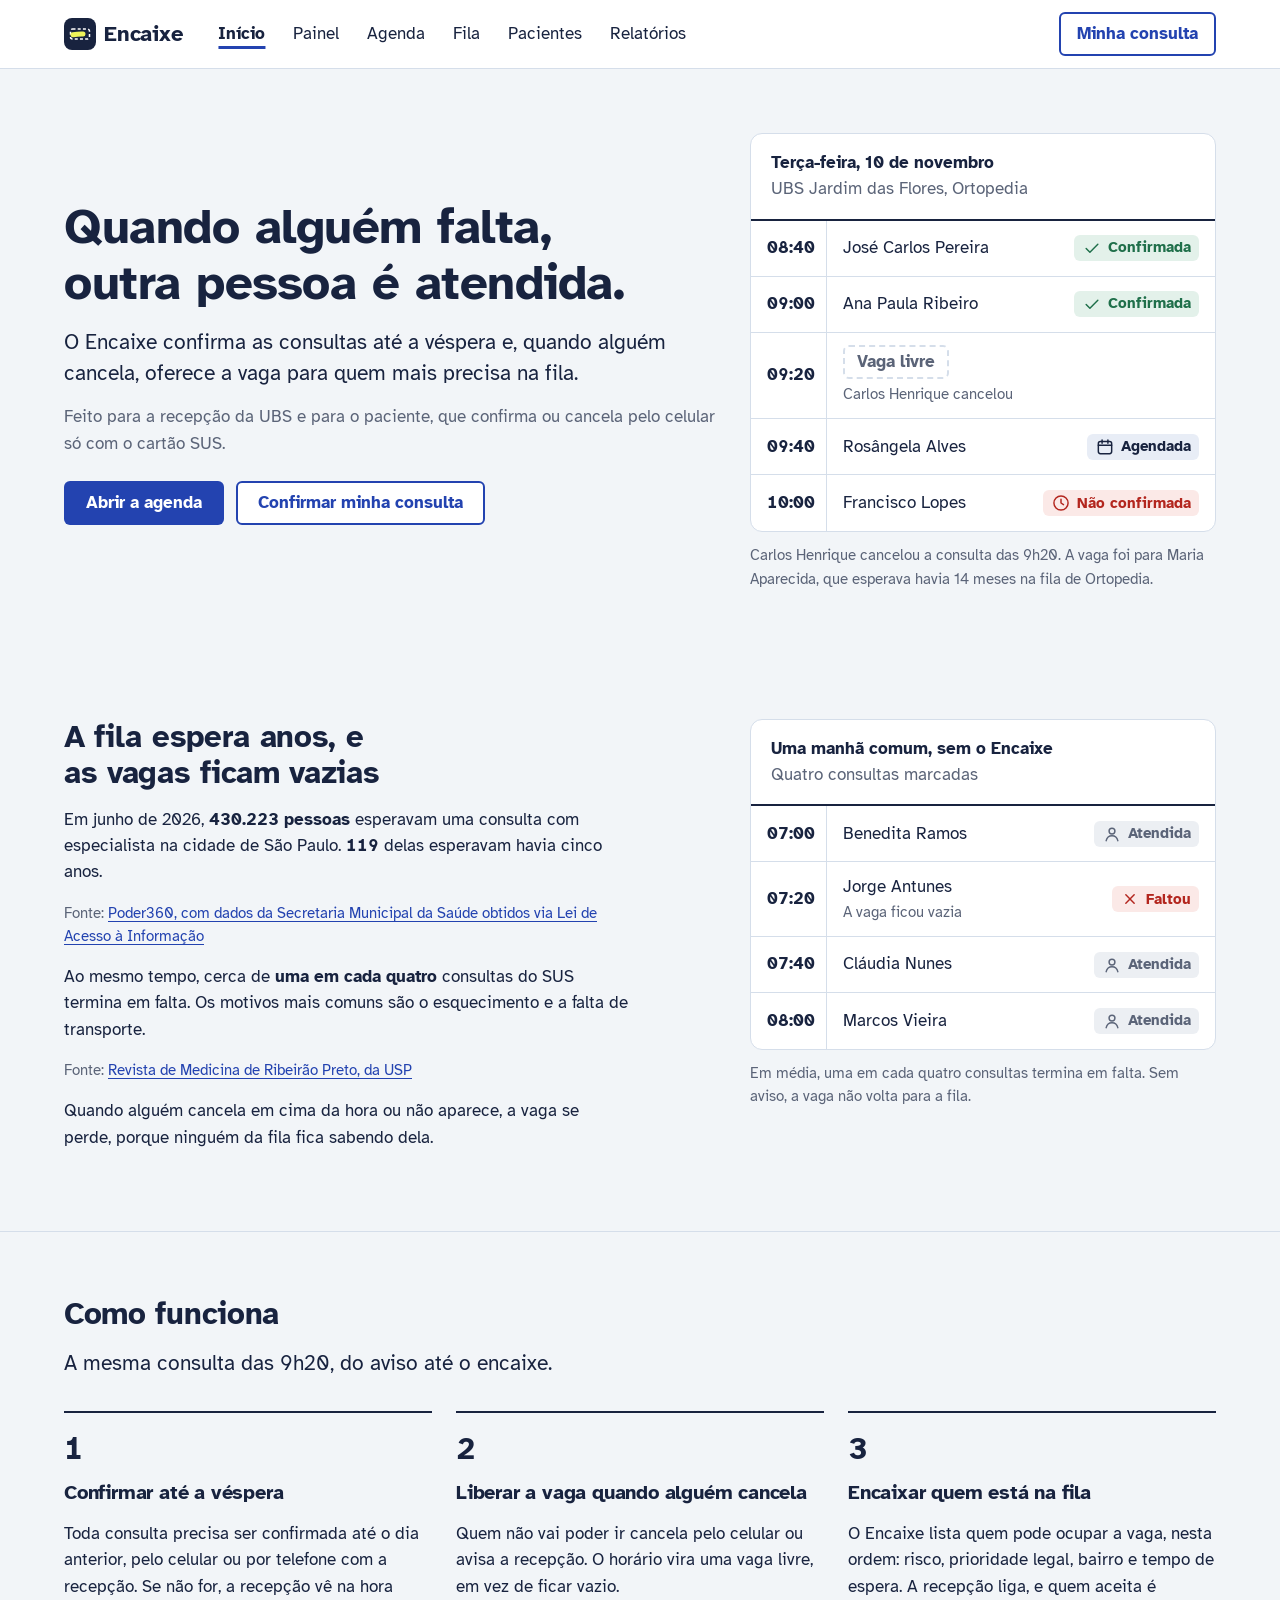
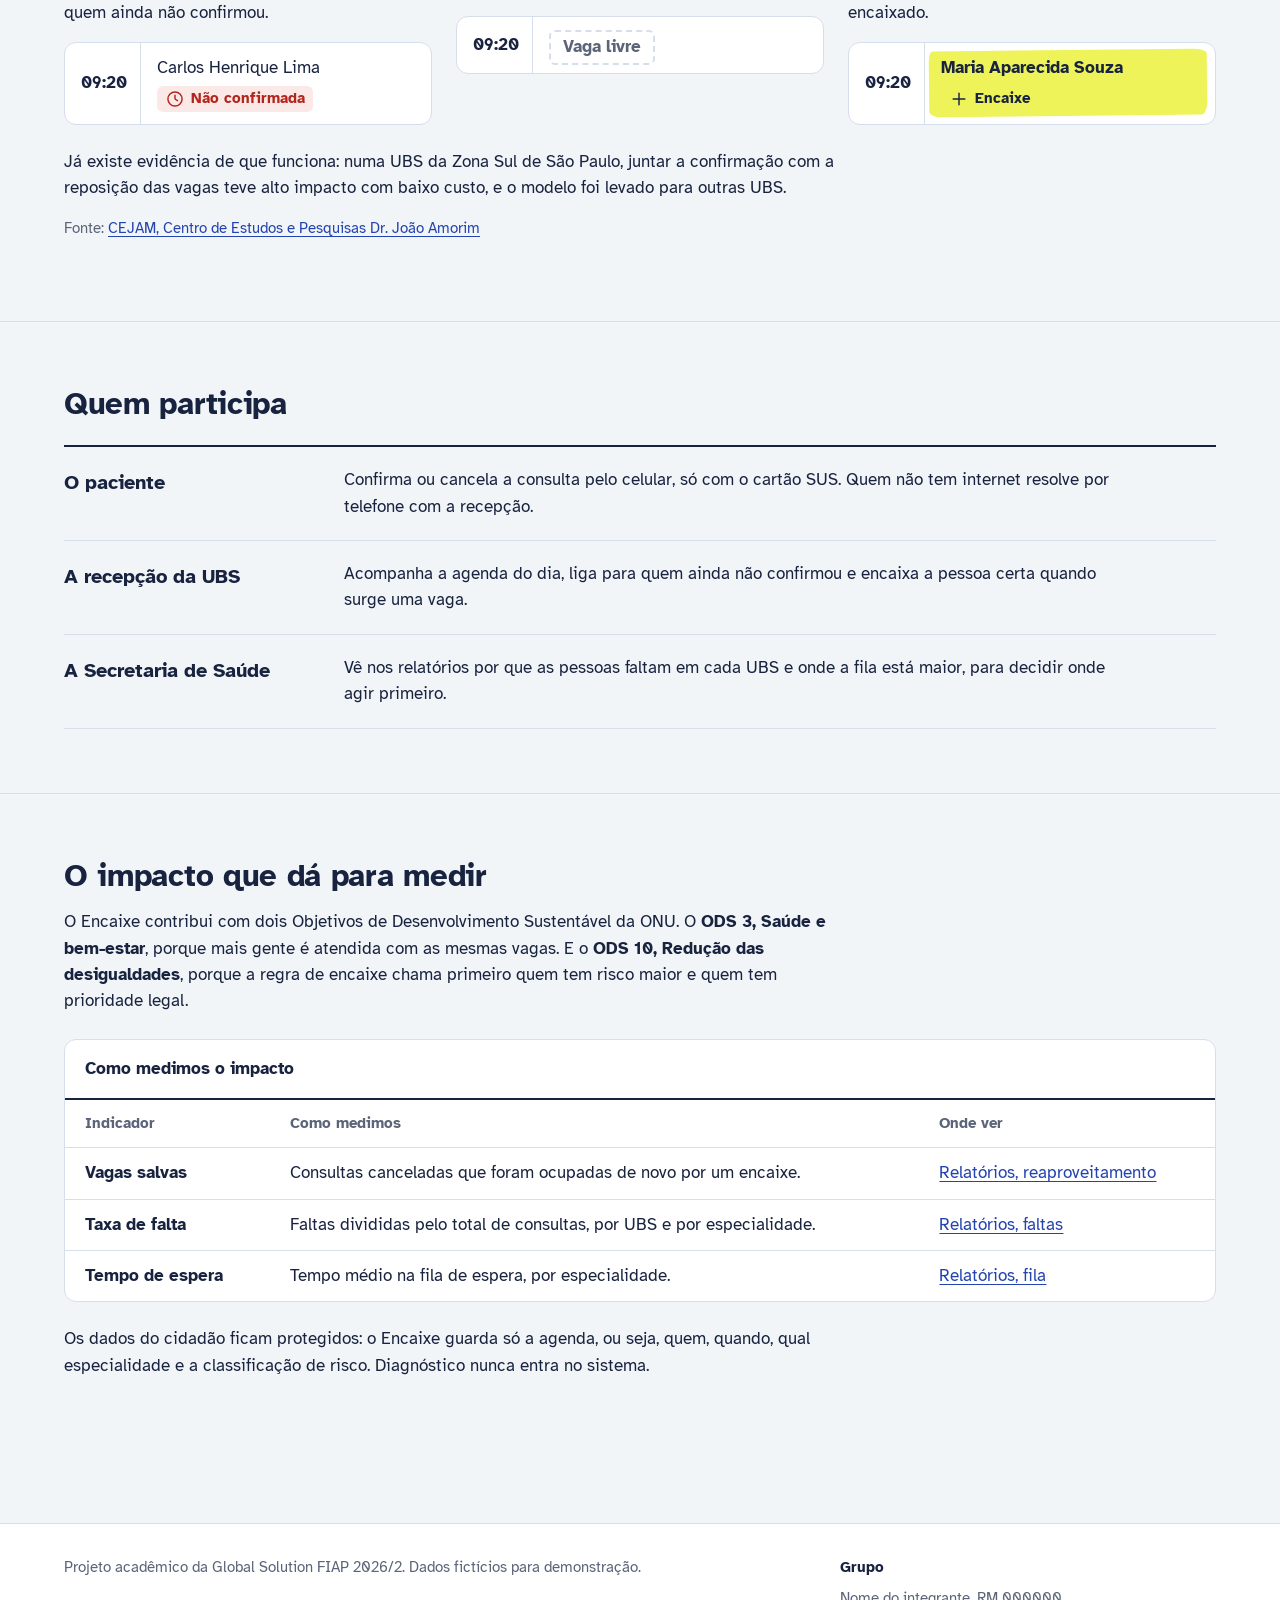
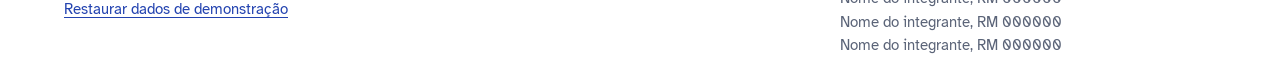
<file: index.html>
<!DOCTYPE html>
<html lang="pt-BR">
<head>
  <meta charset="UTF-8">
  <meta name="viewport" content="width=device-width, initial-scale=1">
  <title>Encaixe</title>
  <!-- O site fica na pasta web/. Esta página só existe para o GitHub Pages,
       que publica a partir da raiz do repositório: ela leva direto para o site. -->
  <meta http-equiv="refresh" content="0; url=web/index.html">
</head>
<body>
  <p>Abrindo o Encaixe… Se não abrir sozinho, <a href="web/index.html">clique aqui</a>.</p>
</body>
</html>
</file>
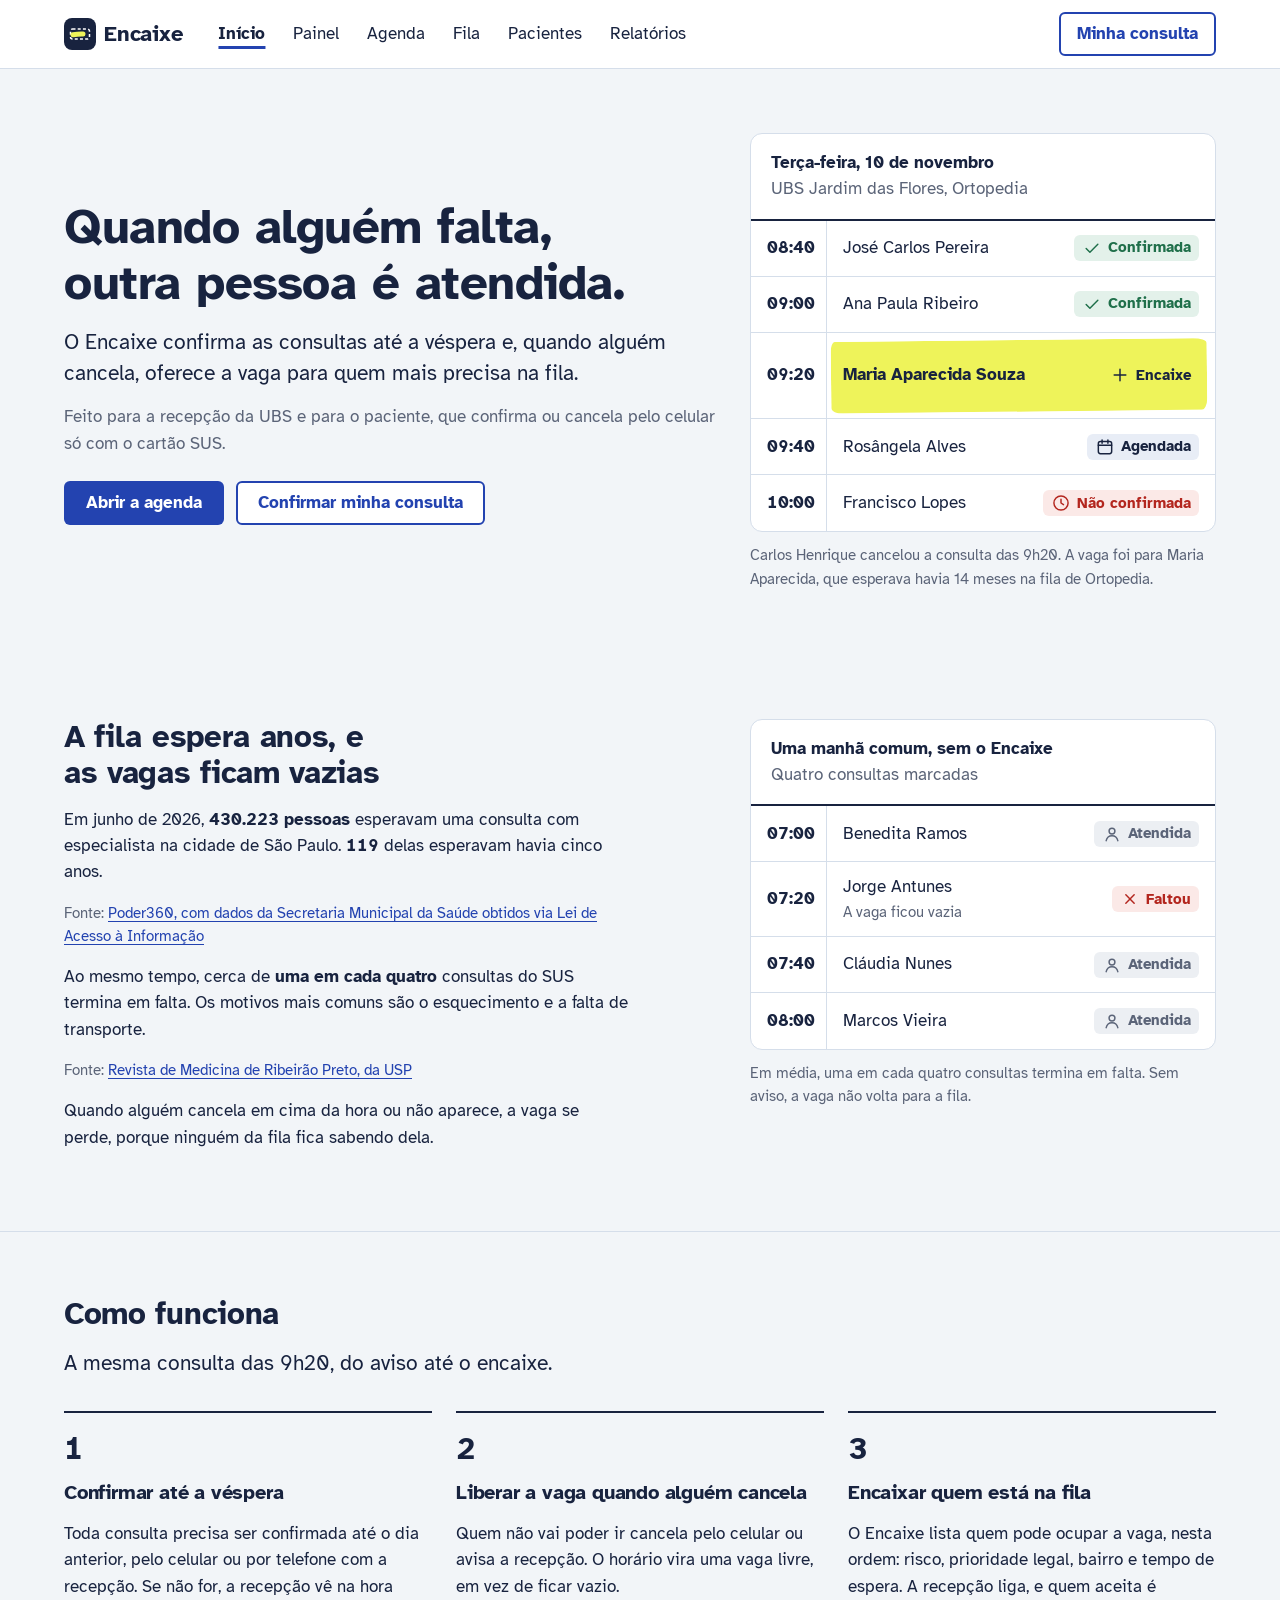
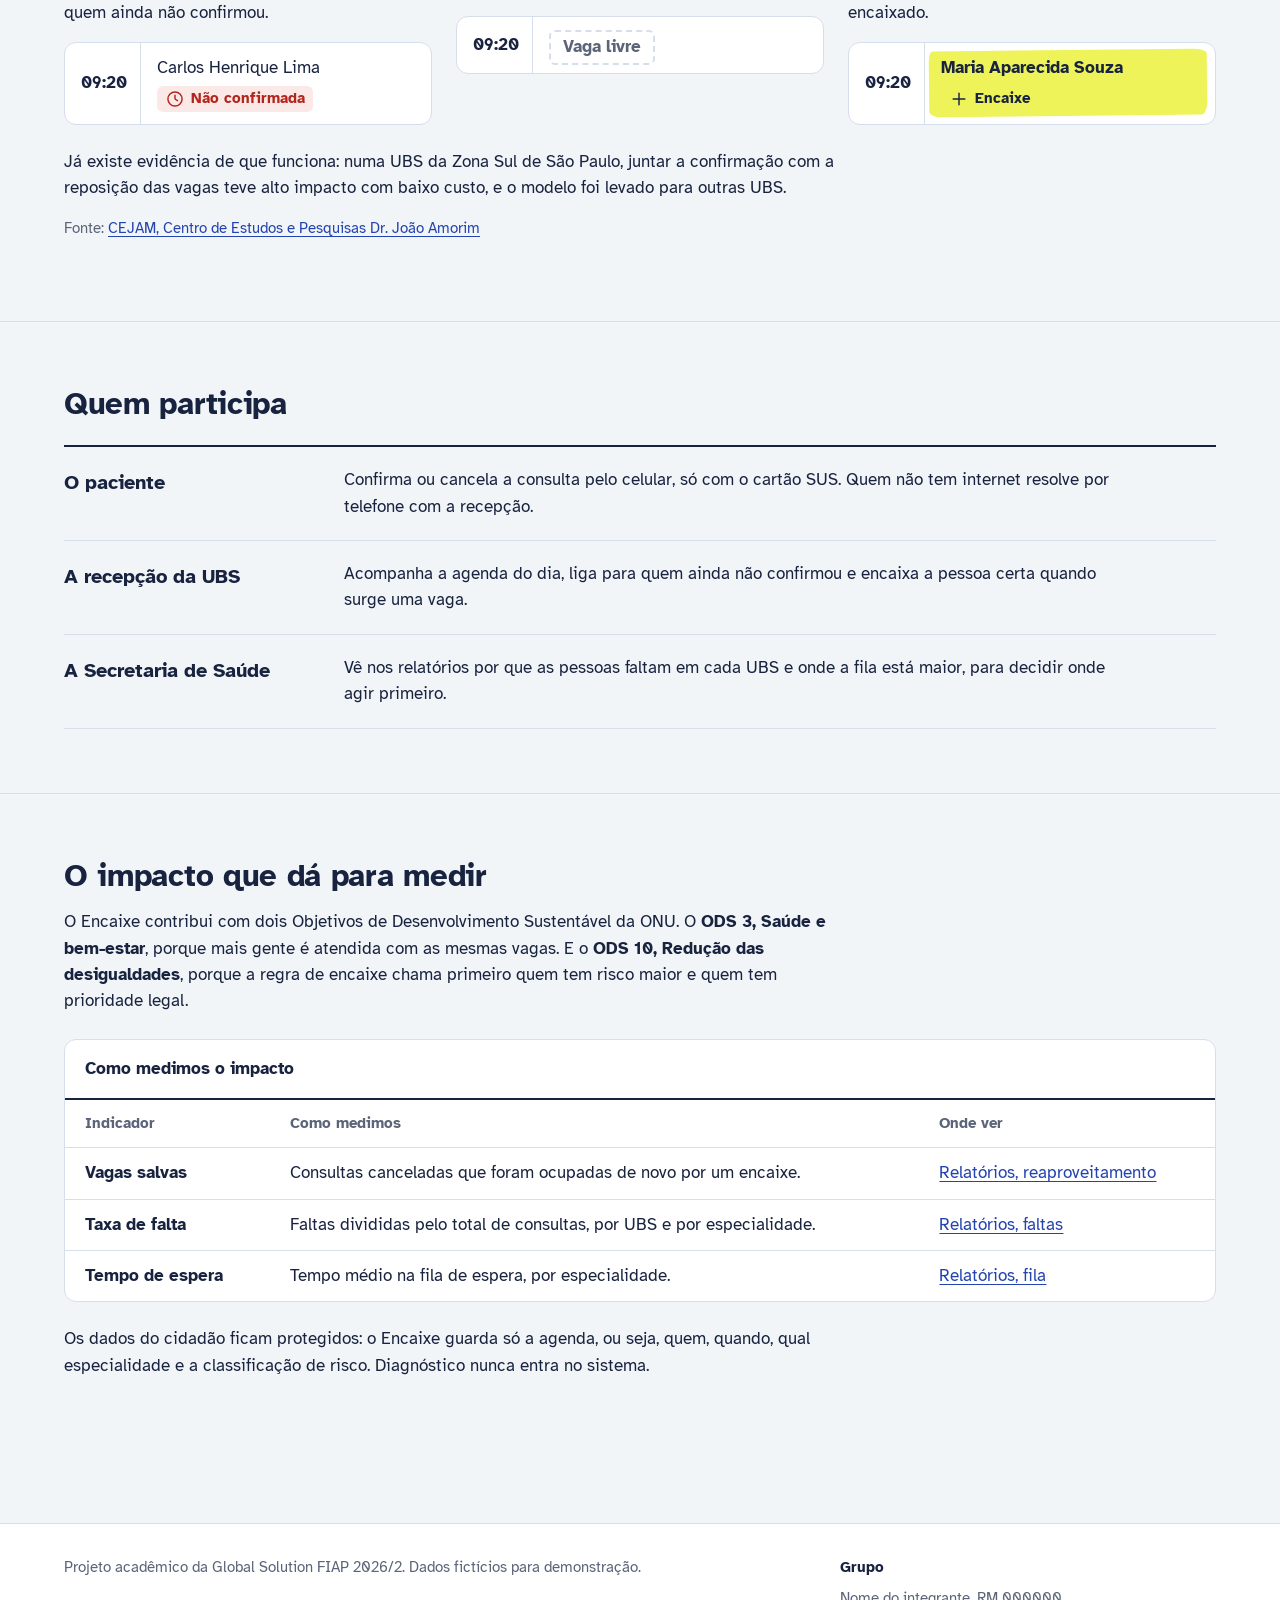
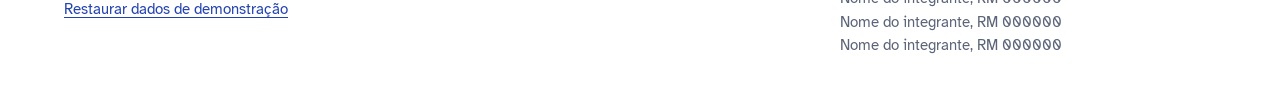
<file: web/index.html>
<!DOCTYPE html>
<html lang="pt-BR">
<head>
  <meta charset="UTF-8">
  <meta name="viewport" content="width=device-width, initial-scale=1">
  <title>Encaixe: quando alguém falta, outra pessoa é atendida</title>
  <meta name="description" content="O Encaixe confirma as consultas da UBS e, quando alguém cancela, oferece a vaga para quem mais precisa na fila.">
  <!-- Ícone da aba: o mesmo símbolo do logo, escrito direto aqui para funcionar em file:// -->
  <link rel="icon" href="data:image/svg+xml,%3Csvg xmlns='http://www.w3.org/2000/svg' viewBox='0 0 32 32'%3E%3Crect width='32' height='32' rx='8' fill='%2318233F'/%3E%3Cpath d='M9 16.8c3-.5 6.5-.8 10-.7' fill='none' stroke='%23EEF35A' stroke-width='5' stroke-linecap='round'/%3E%3C/svg%3E">

  <!-- Única exceção às regras: a fonte Atkinson Hyperlegible, do Google Fonts.
       É só uma fonte, não uma biblioteca. Sem internet, o CSS usa a fonte do sistema. -->
  <link rel="preconnect" href="https://fonts.googleapis.com">
  <link rel="preconnect" href="https://fonts.gstatic.com" crossorigin>
  <link rel="stylesheet" href="https://fonts.googleapis.com/css2?family=Atkinson+Hyperlegible:ital,wght@0,400;0,700;1,400;1,700&display=swap">
  <link rel="stylesheet" href="css/style.css">

  <!-- Avisa o CSS que o JS está ligado. Só então o menu do celular recolhe atrás
       do botão "Menu". Sem JS, os links ficam sempre visíveis. Fica no <head>
       para o menu não "piscar" aberto antes de fechar. -->
  <script>document.documentElement.classList.add('js');</script>

  <script src="js/dados-exemplo.js" defer></script>
  <script src="js/validacao.js" defer></script>
  <script src="js/regras.js" defer></script>
  <script src="js/api.js" defer></script>
  <script src="js/ui.js" defer></script>
  <script src="js/paginas/inicio.js" defer></script>
</head>
<body>
  <a class="pular-conteudo" href="#conteudo">Pular para o conteúdo</a>

  <header class="cabecalho">
    <div class="container cabecalho__interno">
      <a class="logo" href="index.html">
        <!-- Símbolo: uma vaga (retângulo tracejado) sendo preenchida por um traço de marca-texto -->
        <svg width="32" height="32" viewBox="0 0 32 32" aria-hidden="true" focusable="false">
          <rect width="32" height="32" rx="8" fill="#18233F"/>
          <rect x="6.5" y="11" width="19" height="10" rx="2" fill="none" stroke="#FFFFFF" stroke-width="1.5" stroke-dasharray="3 2.2"/>
          <path d="M9 16.8c3-.5 6.5-.8 10-.7" fill="none" stroke="#EEF35A" stroke-width="5" stroke-linecap="round"/>
        </svg>
        <span>Encaixe</span>
      </a>

      <button class="botao botao--secundario menu-botao" type="button" aria-expanded="false" aria-controls="menu-principal">Menu</button>

      <nav class="menu" id="menu-principal" aria-label="Principal">
        <ul class="menu__lista">
          <li><a href="index.html" aria-current="page">Início</a></li>
          <li><a href="painel.html">Painel</a></li>
          <li><a href="agenda.html">Agenda</a></li>
          <li><a href="fila.html">Fila</a></li>
          <li><a href="pacientes.html">Pacientes</a></li>
          <li><a href="relatorios.html">Relatórios</a></li>
          <li class="menu__item-cidadao"><a class="menu__cidadao" href="minha-consulta.html">Minha consulta</a></li>
        </ul>
      </nav>
    </div>
  </header>

  <main id="conteudo">

    <!-- ===== Hero ===== -->
    <section class="hero" aria-labelledby="hero-titulo">
      <div class="container grade">
        <div class="hero__texto">
          <h1 id="hero-titulo">
            <span class="hero__titulo-linha">Quando alguém falta,</span>
            <span class="hero__titulo-linha">outra pessoa é atendida.</span>
          </h1>
          <p class="abertura">O Encaixe confirma as consultas até a véspera e, quando alguém cancela, oferece a vaga para quem mais precisa na fila.</p>
          <p class="hero__complemento">Feito para a recepção da UBS e para o paciente, que confirma ou cancela pelo celular só com o cartão SUS.</p>
          <div class="hero__acoes">
            <a class="botao botao--primario" href="agenda.html">Abrir a agenda</a>
            <a class="botao botao--secundario" href="minha-consulta.html">Confirmar minha consulta</a>
          </div>
        </div>

        <!-- Demonstração: é a mesma folha (mesmas classes) da Agenda real.
             A animação é feita só com CSS (seção 10 do style.css), então
             funciona mesmo sem JS e roda uma vez só, 1,2s depois de carregar. -->
        <figure class="hero__demo">
          <div class="folha">
            <div class="folha__cabecalho">
              <p class="folha__dia">Terça-feira, 10 de novembro</p>
              <p class="folha__local">UBS Jardim das Flores, Ortopedia</p>
            </div>
            <ol class="folha__linhas">
              <li class="linha linha--extra">
                <time class="linha__hora" datetime="2026-11-10T08:40">08:40</time>
                <span class="linha__paciente">José Carlos Pereira</span>
                <span class="linha__status">
                  <span class="status status--confirmada"><svg class="icone" viewBox="0 0 24 24" aria-hidden="true" focusable="false"><path d="M5 12.5l4.5 4.5L19 7.5"/></svg>Confirmada</span>
                </span>
              </li>
              <li class="linha">
                <time class="linha__hora" datetime="2026-11-10T09:00">09:00</time>
                <span class="linha__paciente">Ana Paula Ribeiro</span>
                <span class="linha__status">
                  <span class="status status--confirmada"><svg class="icone" viewBox="0 0 24 24" aria-hidden="true" focusable="false"><path d="M5 12.5l4.5 4.5L19 7.5"/></svg>Confirmada</span>
                </span>
              </li>

              <!-- A linha que se transforma: começa como "Vaga livre" e vira o encaixe de Maria.
                   A camada "antes" fica escondida do leitor de tela (aria-hidden), que lê
                   o resultado final e a legenda da figura. -->
              <li class="linha linha--encaixe linha--animar">
                <time class="linha__hora" datetime="2026-11-10T09:20">09:20</time>
                <span class="linha__paciente">
                  <span class="troca troca--antes" aria-hidden="true">
                    <span class="vaga-livre">Vaga livre</span>
                    <span class="linha__nota">Carlos Henrique cancelou</span>
                  </span>
                  <mark class="troca troca--depois">Maria Aparecida Souza</mark>
                </span>
                <span class="linha__status">
                  <span class="status status--encaixe troca troca--depois"><svg class="icone" viewBox="0 0 24 24" aria-hidden="true" focusable="false"><path d="M12 5v14M5 12h14"/></svg>Encaixe</span>
                </span>
              </li>

              <li class="linha">
                <time class="linha__hora" datetime="2026-11-10T09:40">09:40</time>
                <span class="linha__paciente">Rosângela Alves</span>
                <span class="linha__status">
                  <span class="status status--agendada"><svg class="icone" viewBox="0 0 24 24" aria-hidden="true" focusable="false"><rect x="4" y="5.5" width="16" height="14.5" rx="2.5"/><path d="M4 10h16M8.5 3.5v4M15.5 3.5v4"/></svg>Agendada</span>
                </span>
              </li>
              <li class="linha linha--extra">
                <time class="linha__hora" datetime="2026-11-10T10:00">10:00</time>
                <span class="linha__paciente">Francisco Lopes</span>
                <span class="linha__status">
                  <span class="status status--nao-confirmada"><svg class="icone" viewBox="0 0 24 24" aria-hidden="true" focusable="false"><circle cx="12" cy="12" r="8.5"/><path d="M12 7.5V12l3 2"/></svg>Não confirmada</span>
                </span>
              </li>
            </ol>
          </div>
          <figcaption class="legenda">Carlos Henrique cancelou a consulta das 9h20. A vaga foi para Maria Aparecida, que esperava havia 14 meses na fila de Ortopedia.</figcaption>
        </figure>
      </div>
    </section>

    <!-- ===== O problema ===== -->
    <section class="secao" aria-labelledby="problema-titulo">
      <div class="container grade">
        <div class="problema__texto">
          <h2 id="problema-titulo">A fila espera anos, e as vagas ficam vazias</h2>
          <p>Em junho de 2026, <strong class="numero">430.223 pessoas</strong> esperavam uma consulta com especialista na cidade de São Paulo. <strong class="numero">119</strong> delas esperavam havia cinco anos.</p>
          <p class="fonte">Fonte: <a href="https://www.poder360.com.br/opiniao/fila-por-especialista-em-sao-paulo-tem-espera-de-ate-5-anos/">Poder360, com dados da Secretaria Municipal da Saúde obtidos via Lei de Acesso à Informação</a></p>
          <p>Ao mesmo tempo, cerca de <strong>uma em cada quatro</strong> consultas do SUS termina em falta. Os motivos mais comuns são o esquecimento e a falta de transporte.</p>
          <p class="fonte">Fonte: <a href="https://revistas.usp.br/rmrp/article/download/159626/154332/356524">Revista de Medicina de Ribeirão Preto, da USP</a></p>
          <p>Quando alguém cancela em cima da hora ou não aparece, a vaga se perde, porque ninguém da fila fica sabendo dela.</p>
        </div>

        <figure class="problema__figura">
          <div class="folha">
            <div class="folha__cabecalho">
              <p class="folha__dia">Uma manhã comum, sem o Encaixe</p>
              <p class="folha__local">Quatro consultas marcadas</p>
            </div>
            <ol class="folha__linhas">
              <li class="linha">
                <time class="linha__hora">07:00</time>
                <span class="linha__paciente">Benedita Ramos</span>
                <span class="linha__status">
                  <span class="status status--atendida"><svg class="icone" viewBox="0 0 24 24" aria-hidden="true" focusable="false"><circle cx="12" cy="8.5" r="3.5"/><path d="M5 20c.8-3.8 3.6-6 7-6s6.2 2.2 7 6"/></svg>Atendida</span>
                </span>
              </li>
              <li class="linha">
                <time class="linha__hora">07:20</time>
                <span class="linha__paciente">
                  <span>Jorge Antunes</span>
                  <span class="linha__nota">A vaga ficou vazia</span>
                </span>
                <span class="linha__status">
                  <span class="status status--faltou"><svg class="icone" viewBox="0 0 24 24" aria-hidden="true" focusable="false"><path d="M7 7l10 10M17 7L7 17"/></svg>Faltou</span>
                </span>
              </li>
              <li class="linha">
                <time class="linha__hora">07:40</time>
                <span class="linha__paciente">Cláudia Nunes</span>
                <span class="linha__status">
                  <span class="status status--atendida"><svg class="icone" viewBox="0 0 24 24" aria-hidden="true" focusable="false"><circle cx="12" cy="8.5" r="3.5"/><path d="M5 20c.8-3.8 3.6-6 7-6s6.2 2.2 7 6"/></svg>Atendida</span>
                </span>
              </li>
              <li class="linha">
                <time class="linha__hora">08:00</time>
                <span class="linha__paciente">Marcos Vieira</span>
                <span class="linha__status">
                  <span class="status status--atendida"><svg class="icone" viewBox="0 0 24 24" aria-hidden="true" focusable="false"><circle cx="12" cy="8.5" r="3.5"/><path d="M5 20c.8-3.8 3.6-6 7-6s6.2 2.2 7 6"/></svg>Atendida</span>
                </span>
              </li>
            </ol>
          </div>
          <figcaption class="legenda">Em média, uma em cada quatro consultas termina em falta. Sem aviso, a vaga não volta para a fila.</figcaption>
        </figure>
      </div>
    </section>

    <!-- ===== Como funciona =====
         Aqui a numeração faz sentido: é uma sequência de verdade.
         Cada passo mostra a MESMA linha das 9h20 em um estado diferente. -->
    <section class="secao" aria-labelledby="como-titulo">
      <div class="container">
        <h2 id="como-titulo">Como funciona</h2>
        <p class="abertura">A mesma consulta das 9h20, do aviso até o encaixe.</p>

        <ol class="passos">
          <li class="passo">
            <span class="passo__numero" aria-hidden="true">1</span>
            <h3>Confirmar até a véspera</h3>
            <p>Toda consulta precisa ser confirmada até o dia anterior, pelo celular ou por telefone com a recepção. Se não for, a recepção vê na hora quem ainda não confirmou.</p>
            <div class="folha folha--avulsa">
              <div class="linha">
                <span class="linha__hora">09:20</span>
                <span class="linha__paciente">Carlos Henrique Lima</span>
                <span class="linha__status">
                  <span class="status status--nao-confirmada"><svg class="icone" viewBox="0 0 24 24" aria-hidden="true" focusable="false"><circle cx="12" cy="12" r="8.5"/><path d="M12 7.5V12l3 2"/></svg>Não confirmada</span>
                </span>
              </div>
            </div>
          </li>
          <li class="passo">
            <span class="passo__numero" aria-hidden="true">2</span>
            <h3>Liberar a vaga quando alguém cancela</h3>
            <p>Quem não vai poder ir cancela pelo celular ou avisa a recepção. O horário vira uma vaga livre, em vez de ficar vazio.</p>
            <div class="folha folha--avulsa">
              <div class="linha">
                <span class="linha__hora">09:20</span>
                <span class="linha__paciente">
                  <span class="vaga-livre">Vaga livre</span>
                </span>
                <span class="linha__status"></span>
              </div>
            </div>
          </li>
          <li class="passo">
            <span class="passo__numero" aria-hidden="true">3</span>
            <h3>Encaixar quem está na fila</h3>
            <p>O Encaixe lista quem pode ocupar a vaga, nesta ordem: risco, prioridade legal, bairro e tempo de espera. A recepção liga, e quem aceita é encaixado.</p>
            <div class="folha folha--avulsa">
              <div class="linha linha--encaixe">
                <span class="linha__hora">09:20</span>
                <span class="linha__paciente"><mark>Maria Aparecida Souza</mark></span>
                <span class="linha__status">
                  <span class="status status--encaixe"><svg class="icone" viewBox="0 0 24 24" aria-hidden="true" focusable="false"><path d="M12 5v14M5 12h14"/></svg>Encaixe</span>
                </span>
              </div>
            </div>
          </li>
        </ol>

        <p>Já existe evidência de que funciona: numa UBS da Zona Sul de São Paulo, juntar a confirmação com a reposição das vagas teve alto impacto com baixo custo, e o modelo foi levado para outras UBS.</p>
        <p class="fonte">Fonte: <a href="https://evento.cejam.org.br/index.php/AECC/article/view/990/964">CEJAM, Centro de Estudos e Pesquisas Dr. João Amorim</a></p>
      </div>
    </section>

    <!-- ===== Quem participa ===== -->
    <section class="secao" aria-labelledby="quem-titulo">
      <div class="container">
        <h2 id="quem-titulo">Quem participa</h2>
        <dl class="papeis">
          <div class="papel">
            <dt>O paciente</dt>
            <dd>Confirma ou cancela a consulta pelo celular, só com o cartão SUS. Quem não tem internet resolve por telefone com a recepção.</dd>
          </div>
          <div class="papel">
            <dt>A recepção da UBS</dt>
            <dd>Acompanha a agenda do dia, liga para quem ainda não confirmou e encaixa a pessoa certa quando surge uma vaga.</dd>
          </div>
          <div class="papel">
            <dt>A Secretaria de Saúde</dt>
            <dd>Vê nos relatórios por que as pessoas faltam em cada UBS e onde a fila está maior, para decidir onde agir primeiro.</dd>
          </div>
        </dl>
      </div>
    </section>

    <!-- ===== Impacto ===== -->
    <section class="secao" aria-labelledby="impacto-titulo">
      <div class="container">
        <h2 id="impacto-titulo">O impacto que dá para medir</h2>
        <p>O Encaixe contribui com dois Objetivos de Desenvolvimento Sustentável da ONU. O <strong>ODS 3, Saúde e bem-estar</strong>, porque mais gente é atendida com as mesmas vagas. E o <strong>ODS 10, Redução das desigualdades</strong>, porque a regra de encaixe chama primeiro quem tem risco maior e quem tem prioridade legal.</p>

        <div class="tabela-moldura impacto__tabela">
          <table class="tabela">
            <caption>Como medimos o impacto</caption>
            <thead>
              <tr>
                <th scope="col">Indicador</th>
                <th scope="col">Como medimos</th>
                <th scope="col">Onde ver</th>
              </tr>
            </thead>
            <tbody>
              <tr>
                <th scope="row">Vagas salvas</th>
                <td data-label="Como medimos">Consultas canceladas que foram ocupadas de novo por um encaixe.</td>
                <td data-label="Onde ver"><a href="relatorios.html">Relatórios, reaproveitamento</a></td>
              </tr>
              <tr>
                <th scope="row">Taxa de falta</th>
                <td data-label="Como medimos">Faltas divididas pelo total de consultas, por UBS e por especialidade.</td>
                <td data-label="Onde ver"><a href="relatorios.html">Relatórios, faltas</a></td>
              </tr>
              <tr>
                <th scope="row">Tempo de espera</th>
                <td data-label="Como medimos">Tempo médio na fila de espera, por especialidade.</td>
                <td data-label="Onde ver"><a href="relatorios.html">Relatórios, fila</a></td>
              </tr>
            </tbody>
          </table>
        </div>

        <p>Os dados do cidadão ficam protegidos: o Encaixe guarda só a agenda, ou seja, quem, quando, qual especialidade e a classificação de risco. Diagnóstico nunca entra no sistema.</p>
      </div>
    </section>

  </main>

  <footer class="rodape">
    <div class="container rodape__interno">
      <div>
        <p>Projeto acadêmico da Global Solution FIAP 2026/2. Dados fictícios para demonstração.</p>
        <!-- É um <button> porque abre um dialog, e não leva a outra página -->
        <button class="link-botao" type="button" data-abrir-dialog="dialog-restaurar">Restaurar dados de demonstração</button>
      </div>
      <div>
        <p class="rodape__titulo">Grupo</p>
        <!-- Preencher com os nomes e RMs dos integrantes -->
        <ul class="rodape__nomes">
          <li>Nome do integrante, RM 000000</li>
          <li>Nome do integrante, RM 000000</li>
          <li>Nome do integrante, RM 000000</li>
        </ul>
      </div>
    </div>
  </footer>

  <!-- Confirmação de "Restaurar dados". O <form method="dialog"> fecha a janela
       sozinho, e o value do botão clicado diz ao JS o que a pessoa escolheu. -->
  <dialog class="dialog" id="dialog-restaurar" aria-labelledby="dialog-restaurar-titulo">
    <form method="dialog">
      <h2 class="dialog__titulo" id="dialog-restaurar-titulo">Restaurar dados de demonstração?</h2>
      <p>Tudo o que foi cadastrado ou alterado nesta demonstração será apagado, e os dados de exemplo voltam ao estado inicial.</p>
      <div class="dialog__acoes">
        <button class="botao botao--secundario" type="submit" value="cancelar" autofocus>Manter os dados atuais</button>
        <button class="botao botao--perigoso" type="submit" value="restaurar">Restaurar dados</button>
      </div>
    </form>
  </dialog>
</body>
</html>
</file>
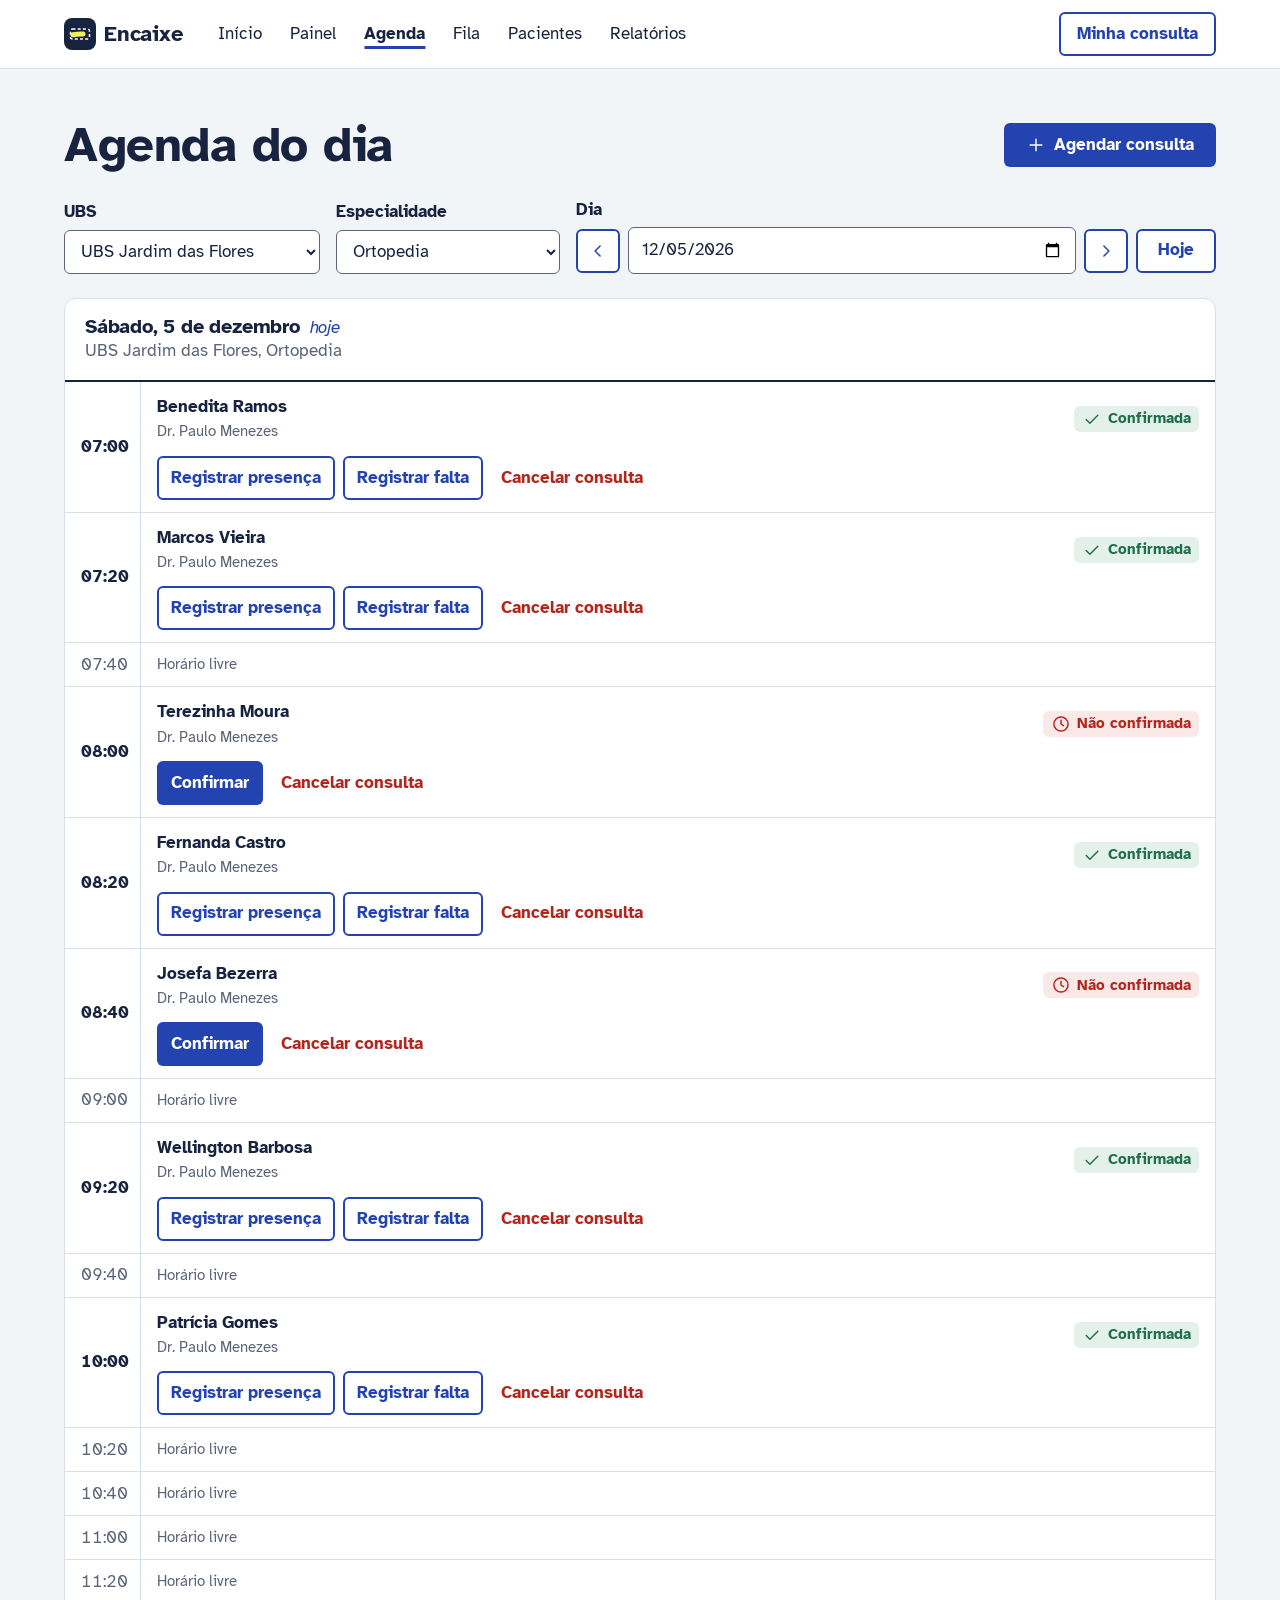
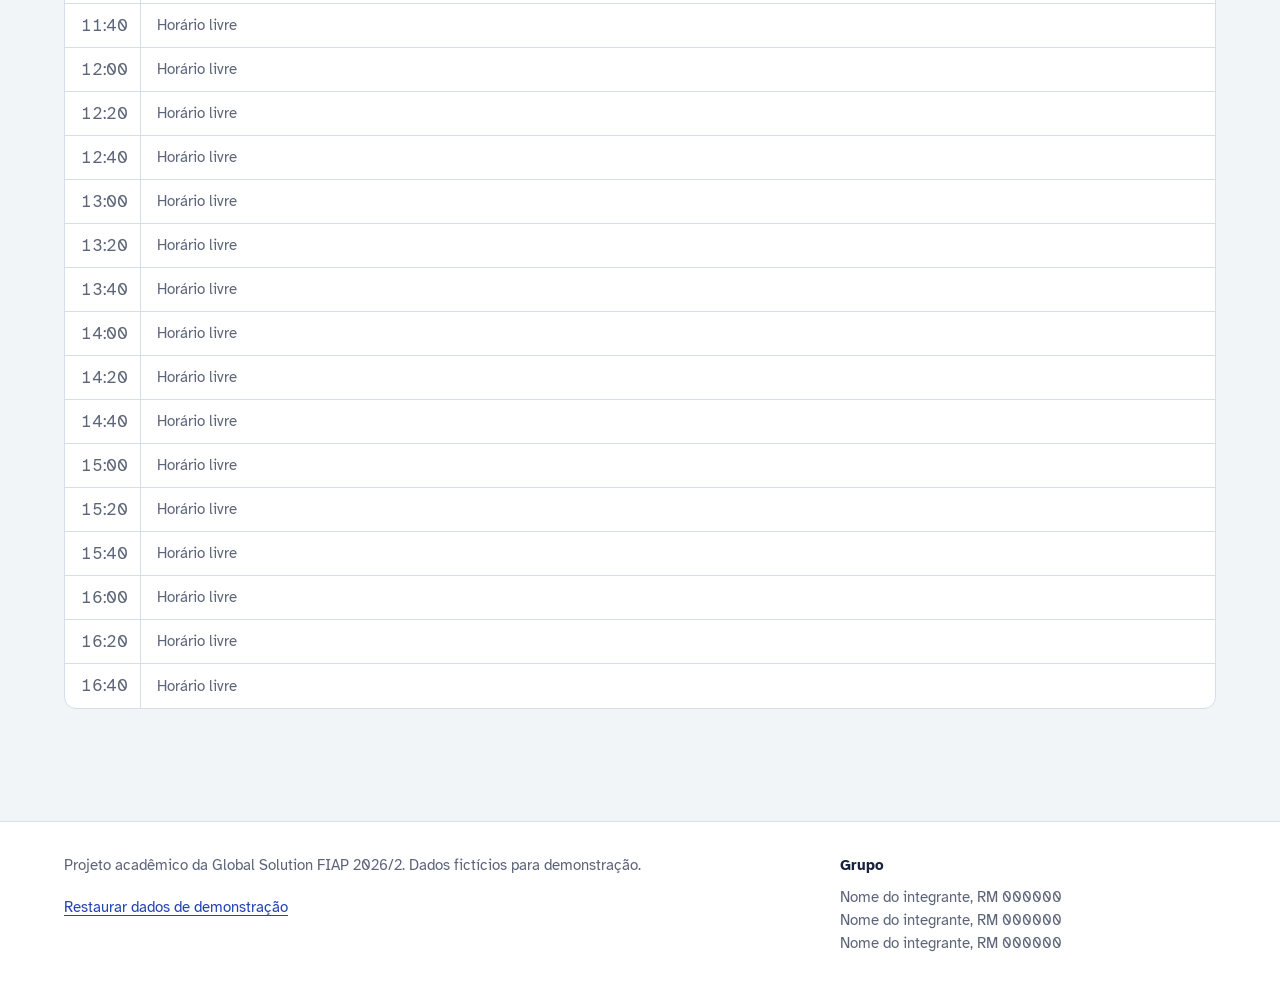
<file: web/agenda.html>
<!DOCTYPE html>
<html lang="pt-BR">
<head>
  <meta charset="UTF-8">
  <meta name="viewport" content="width=device-width, initial-scale=1">
  <title>Agenda do dia: Encaixe</title>
  <meta name="description" content="A folha do dia, horário por horário. Quando alguém cancela, é aqui que a vaga é encaixada.">
  <!-- Ícone da aba: o mesmo símbolo do logo, escrito direto aqui para funcionar em file:// -->
  <link rel="icon" href="data:image/svg+xml,%3Csvg xmlns='http://www.w3.org/2000/svg' viewBox='0 0 32 32'%3E%3Crect width='32' height='32' rx='8' fill='%2318233F'/%3E%3Cpath d='M9 16.8c3-.5 6.5-.8 10-.7' fill='none' stroke='%23EEF35A' stroke-width='5' stroke-linecap='round'/%3E%3C/svg%3E">

  <!-- Única exceção às regras: a fonte Atkinson Hyperlegible, do Google Fonts.
       É só uma fonte, não uma biblioteca. Sem internet, o CSS usa a fonte do sistema. -->
  <link rel="preconnect" href="https://fonts.googleapis.com">
  <link rel="preconnect" href="https://fonts.gstatic.com" crossorigin>
  <link rel="stylesheet" href="https://fonts.googleapis.com/css2?family=Atkinson+Hyperlegible:ital,wght@0,400;0,700;1,400;1,700&display=swap">
  <link rel="stylesheet" href="css/style.css">

  <!-- Avisa o CSS que o JS está ligado. Só então o menu do celular recolhe atrás
       do botão "Menu". Sem JS, os links ficam sempre visíveis. Fica no <head>
       para o menu não "piscar" aberto antes de fechar. -->
  <script>document.documentElement.classList.add('js');</script>

  <script src="js/dados-exemplo.js" defer></script>
  <script src="js/validacao.js" defer></script>
  <script src="js/regras.js" defer></script>
  <script src="js/api.js" defer></script>
  <script src="js/ui.js" defer></script>
  <script src="js/paginas/agenda.js" defer></script>
</head>
<body>
  <a class="pular-conteudo" href="#conteudo">Pular para o conteúdo</a>

  <header class="cabecalho">
    <div class="container cabecalho__interno">
      <a class="logo" href="index.html">
        <!-- Símbolo: uma vaga (retângulo tracejado) sendo preenchida por um traço de marca-texto -->
        <svg width="32" height="32" viewBox="0 0 32 32" aria-hidden="true" focusable="false">
          <rect width="32" height="32" rx="8" fill="#18233F"/>
          <rect x="6.5" y="11" width="19" height="10" rx="2" fill="none" stroke="#FFFFFF" stroke-width="1.5" stroke-dasharray="3 2.2"/>
          <path d="M9 16.8c3-.5 6.5-.8 10-.7" fill="none" stroke="#EEF35A" stroke-width="5" stroke-linecap="round"/>
        </svg>
        <span>Encaixe</span>
      </a>

      <button class="botao botao--secundario menu-botao" type="button" aria-expanded="false" aria-controls="menu-principal">Menu</button>

      <nav class="menu" id="menu-principal" aria-label="Principal">
        <ul class="menu__lista">
          <li><a href="index.html">Início</a></li>
          <li><a href="painel.html">Painel</a></li>
          <li><a href="agenda.html" aria-current="page">Agenda</a></li>
          <li><a href="fila.html">Fila</a></li>
          <li><a href="pacientes.html">Pacientes</a></li>
          <li><a href="relatorios.html">Relatórios</a></li>
          <li class="menu__item-cidadao"><a class="menu__cidadao" href="minha-consulta.html">Minha consulta</a></li>
        </ul>
      </nav>
    </div>
  </header>

  <main id="conteudo" class="container pagina">
    <div class="pagina__topo">
      <h1>Agenda do dia</h1>
      <button class="botao botao--primario" type="button" id="botao-agendar"><span data-icone="mais"></span>Agendar consulta</button>
    </div>

    <!-- ===== Filtros: qual agenda mostrar ===== -->
    <div class="filtros" role="group" aria-label="Escolher a agenda">
      <div class="campo">
        <label for="filtro-ubs">UBS</label>
        <select id="filtro-ubs"></select>
      </div>
      <div class="campo">
        <label for="filtro-especialidade">Especialidade</label>
        <select id="filtro-especialidade"></select>
      </div>
      <div class="campo">
        <label for="filtro-dia">Dia</label>
        <div class="seletor-dia">
          <button class="botao botao--secundario botao--icone" type="button" id="dia-anterior"><span data-icone="setaEsquerda"></span><span class="so-leitor">Dia anterior</span></button>
          <input type="date" id="filtro-dia">
          <button class="botao botao--secundario botao--icone" type="button" id="proximo-dia"><span data-icone="setaDireita"></span><span class="so-leitor">Próximo dia</span></button>
          <button class="botao botao--secundario" type="button" id="botao-hoje">Hoje</button>
        </div>
      </div>
    </div>

    <!-- ===== A folha do dia + o painel de encaixe =====
         No desktop, o painel abre como uma coluna à direita (o <aside>).
         No celular, o mesmo conteúdo abre num <dialog> que sobe de baixo. -->
    <div class="agenda" id="agenda">
      <section class="folha agenda__folha" aria-labelledby="agenda-dia">
        <!-- aria-live: ao trocar de dia, o leitor de tela anuncia o dia novo -->
        <div class="folha__cabecalho" aria-live="polite">
          <h2 class="folha__dia" id="agenda-dia" tabindex="-1">Agenda</h2>
          <p class="folha__local" id="agenda-local"></p>
        </div>
        <ol class="folha__linhas" id="agenda-linhas"></ol>
        <p class="agenda__vazia" id="agenda-vazia" hidden></p>
      </section>

      <aside class="painel-encaixe" id="painel-encaixe" aria-labelledby="painel-encaixe-titulo" hidden></aside>
    </div>
  </main>

  <footer class="rodape">
    <div class="container rodape__interno">
      <div>
        <p>Projeto acadêmico da Global Solution FIAP 2026/2. Dados fictícios para demonstração.</p>
        <!-- É um <button> porque abre um dialog, e não leva a outra página -->
        <button class="link-botao" type="button" data-abrir-dialog="dialog-restaurar">Restaurar dados de demonstração</button>
      </div>
      <div>
        <p class="rodape__titulo">Grupo</p>
        <!-- Preencher com os nomes e RMs dos integrantes -->
        <ul class="rodape__nomes">
          <li>Nome do integrante, RM 000000</li>
          <li>Nome do integrante, RM 000000</li>
          <li>Nome do integrante, RM 000000</li>
        </ul>
      </div>
    </div>
  </footer>

  <!-- Confirmação de "Restaurar dados". O <form method="dialog"> fecha a janela
       sozinho, e o value do botão clicado diz ao JS o que a pessoa escolheu. -->
  <dialog class="dialog" id="dialog-restaurar" aria-labelledby="dialog-restaurar-titulo">
    <form method="dialog">
      <h2 class="dialog__titulo" id="dialog-restaurar-titulo">Restaurar dados de demonstração?</h2>
      <p>Tudo o que foi cadastrado ou alterado nesta demonstração será apagado, e os dados de exemplo voltam ao estado inicial.</p>
      <div class="dialog__acoes">
        <button class="botao botao--secundario" type="submit" value="cancelar" autofocus>Manter os dados atuais</button>
        <button class="botao botao--perigoso" type="submit" value="restaurar">Restaurar dados</button>
      </div>
    </form>
  </dialog>

  <!-- ===== Agendar consulta ===== -->
  <dialog class="dialog dialog--largo" id="dialog-agendar" aria-labelledby="dialog-agendar-titulo">
    <form id="formulario-agendar" novalidate>
      <h2 class="dialog__titulo" id="dialog-agendar-titulo">Agendar consulta</h2>

      <div class="campo" data-campo="pacienteId">
        <label for="agendar-paciente">Paciente</label>
        <select id="agendar-paciente" name="pacienteId" aria-describedby="erro-agendar-paciente"></select>
        <p class="campo__erro" id="erro-agendar-paciente"></p>
      </div>

      <div class="campo" data-campo="ubsId">
        <label for="agendar-ubs">UBS</label>
        <select id="agendar-ubs" name="ubsId" aria-describedby="erro-agendar-ubs"></select>
        <p class="campo__erro" id="erro-agendar-ubs"></p>
      </div>

      <div class="campo" data-campo="profissionalId">
        <label for="agendar-profissional">Profissional</label>
        <select id="agendar-profissional" name="profissionalId" aria-describedby="dica-agendar-profissional erro-agendar-profissional"></select>
        <p class="campo__dica" id="dica-agendar-profissional"></p>
        <p class="campo__erro" id="erro-agendar-profissional"></p>
      </div>

      <!-- Dia e horário formam um campo só (dataHora), com um erro só -->
      <div class="campo" data-campo="dataHora">
        <div class="campo__par">
          <div class="campo">
            <label for="agendar-dia">Dia</label>
            <input type="date" id="agendar-dia" name="dia" aria-describedby="erro-agendar-horario">
          </div>
          <div class="campo">
            <label for="agendar-hora">Horário</label>
            <select id="agendar-hora" name="hora" aria-describedby="erro-agendar-horario"></select>
          </div>
        </div>
        <p class="campo__erro" id="erro-agendar-horario"></p>
      </div>

      <p class="formulario__aviso" id="aviso-agendar" role="alert"></p>

      <div class="dialog__acoes">
        <button class="botao botao--secundario" type="button" data-fechar-dialog>Voltar</button>
        <button class="botao botao--primario" type="submit">Agendar consulta</button>
      </div>
    </form>
  </dialog>

  <!-- ===== Registrar falta: a recepção escolhe o motivo ===== -->
  <dialog class="dialog" id="dialog-falta" aria-labelledby="dialog-falta-titulo">
    <form id="formulario-falta" novalidate>
      <h2 class="dialog__titulo" id="dialog-falta-titulo">Registrar falta</h2>
      <p id="dialog-falta-texto"></p>
      <fieldset class="campo campo--opcoes" data-campo="motivoFalta" aria-describedby="erro-motivo">
        <legend>Por que a pessoa faltou?</legend>
        <label class="opcao"><input type="radio" name="motivo" value="ESQUECIMENTO"> Esqueceu</label>
        <label class="opcao"><input type="radio" name="motivo" value="TRANSPORTE"> Não conseguiu transporte</label>
        <label class="opcao"><input type="radio" name="motivo" value="TRABALHO"> Não foi liberada do trabalho</label>
        <label class="opcao"><input type="radio" name="motivo" value="SAUDE"> Problema de saúde</label>
        <label class="opcao"><input type="radio" name="motivo" value="OUTRO"> Outro motivo</label>
        <p class="campo__erro" id="erro-motivo"></p>
      </fieldset>
      <div class="dialog__acoes">
        <button class="botao botao--secundario" type="button" data-fechar-dialog>Voltar</button>
        <button class="botao botao--primario" type="submit">Registrar falta</button>
      </div>
    </form>
  </dialog>

  <!-- ===== Cancelar consulta ===== -->
  <dialog class="dialog" id="dialog-cancelar" aria-labelledby="dialog-cancelar-titulo" aria-describedby="dialog-cancelar-texto">
    <form method="dialog" id="formulario-cancelar">
      <h2 class="dialog__titulo" id="dialog-cancelar-titulo">Cancelar consulta?</h2>
      <p id="dialog-cancelar-texto"></p>
      <div class="dialog__acoes">
        <button class="botao botao--secundario" type="submit" value="manter" autofocus>Manter consulta</button>
        <button class="botao botao--perigoso" type="submit" value="cancelar">Cancelar consulta</button>
      </div>
    </form>
  </dialog>

  <!-- ===== Painel de encaixe no celular: sobe de baixo ===== -->
  <dialog class="dialog dialog--de-baixo" id="dialog-encaixe" aria-labelledby="painel-encaixe-titulo">
    <div id="dialog-encaixe-conteudo"></div>
  </dialog>
</body>
</html>
</file>
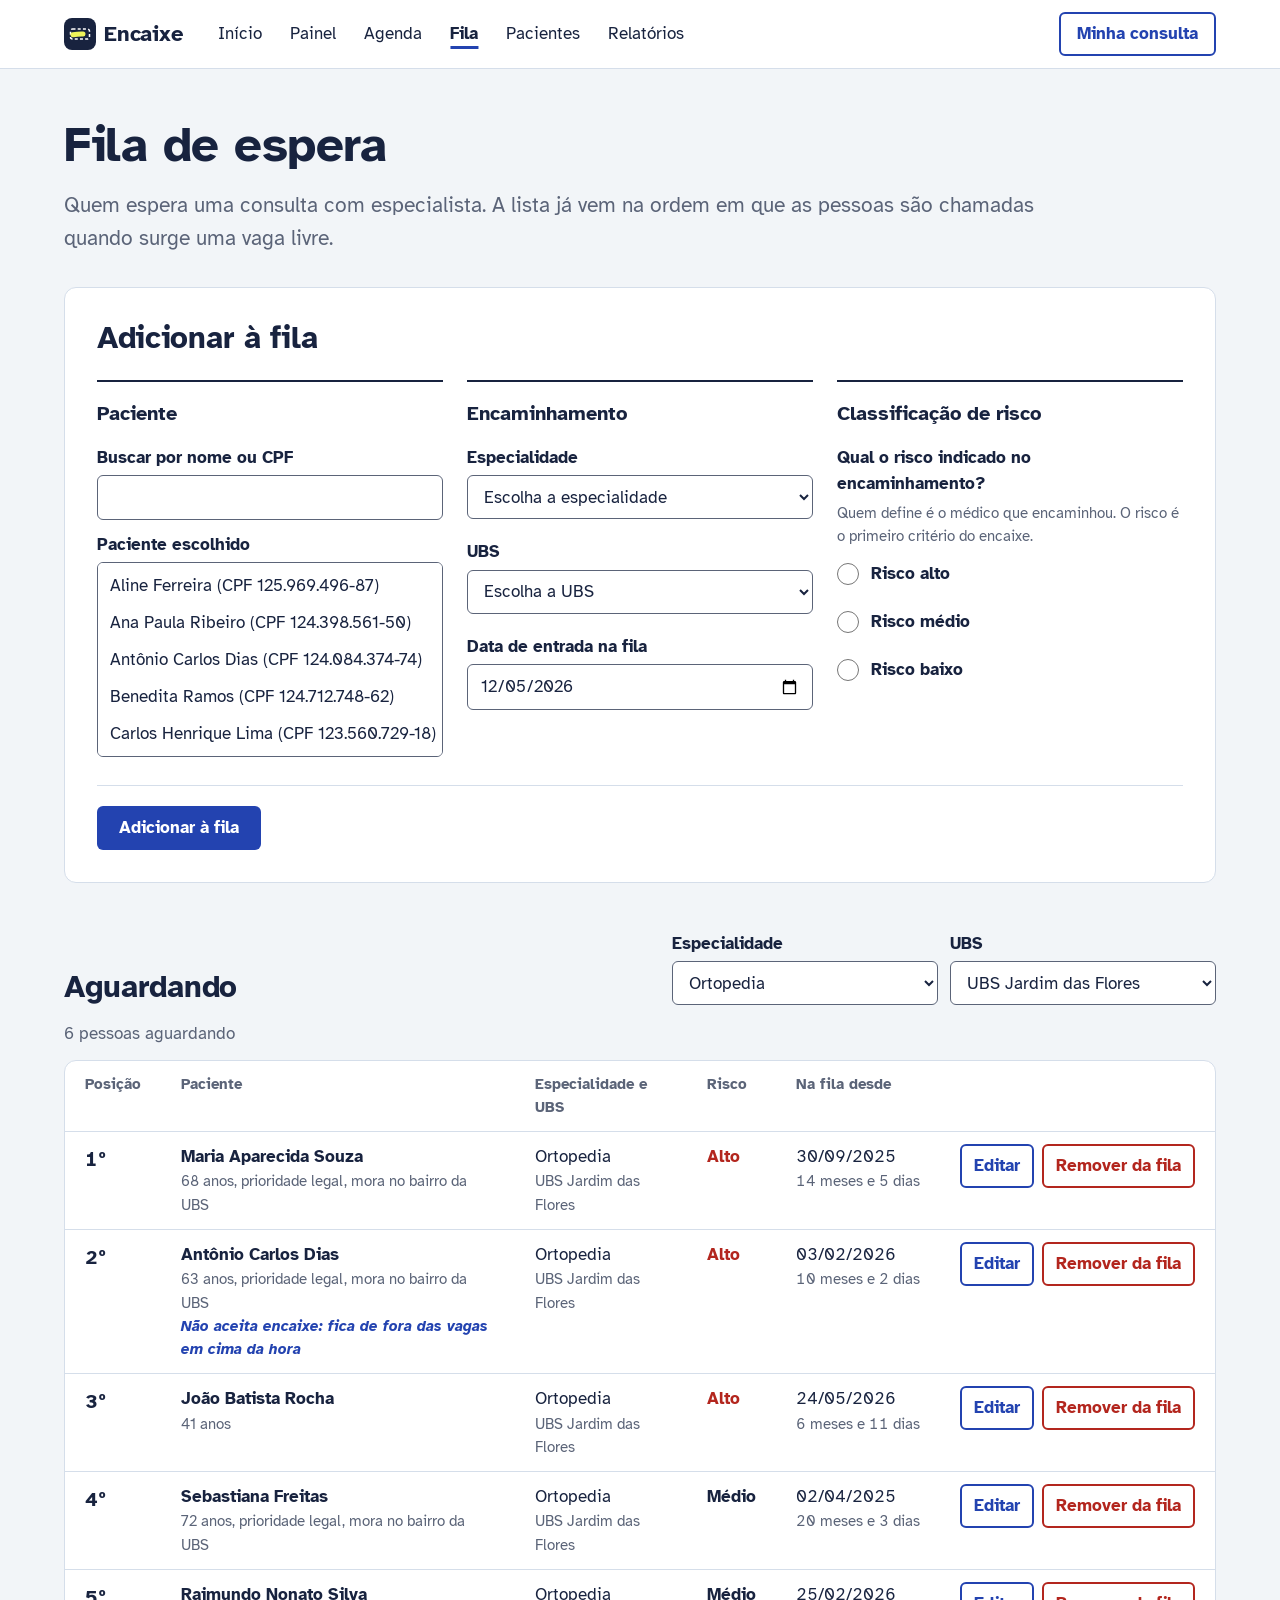
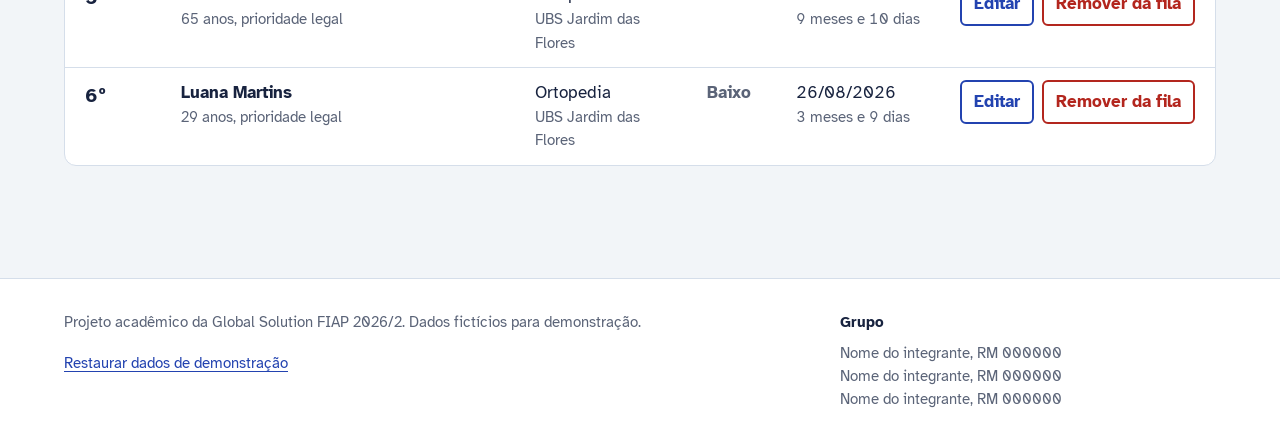
<file: web/fila.html>
<!DOCTYPE html>
<html lang="pt-BR">
<head>
  <meta charset="UTF-8">
  <meta name="viewport" content="width=device-width, initial-scale=1">
  <title>Fila de espera: Encaixe</title>
  <meta name="description" content="Quem espera uma consulta com especialista, na ordem em que será chamado para um encaixe.">
  <!-- Ícone da aba: o mesmo símbolo do logo, escrito direto aqui para funcionar em file:// -->
  <link rel="icon" href="data:image/svg+xml,%3Csvg xmlns='http://www.w3.org/2000/svg' viewBox='0 0 32 32'%3E%3Crect width='32' height='32' rx='8' fill='%2318233F'/%3E%3Cpath d='M9 16.8c3-.5 6.5-.8 10-.7' fill='none' stroke='%23EEF35A' stroke-width='5' stroke-linecap='round'/%3E%3C/svg%3E">

  <!-- Única exceção às regras: a fonte Atkinson Hyperlegible, do Google Fonts.
       É só uma fonte, não uma biblioteca. Sem internet, o CSS usa a fonte do sistema. -->
  <link rel="preconnect" href="https://fonts.googleapis.com">
  <link rel="preconnect" href="https://fonts.gstatic.com" crossorigin>
  <link rel="stylesheet" href="https://fonts.googleapis.com/css2?family=Atkinson+Hyperlegible:ital,wght@0,400;0,700;1,400;1,700&display=swap">
  <link rel="stylesheet" href="css/style.css">

  <!-- Avisa o CSS que o JS está ligado. Só então o menu do celular recolhe atrás
       do botão "Menu". Sem JS, os links ficam sempre visíveis. Fica no <head>
       para o menu não "piscar" aberto antes de fechar. -->
  <script>document.documentElement.classList.add('js');</script>

  <script src="js/dados-exemplo.js" defer></script>
  <script src="js/validacao.js" defer></script>
  <script src="js/regras.js" defer></script>
  <script src="js/api.js" defer></script>
  <script src="js/ui.js" defer></script>
  <script src="js/paginas/fila.js" defer></script>
</head>
<body>
  <a class="pular-conteudo" href="#conteudo">Pular para o conteúdo</a>

  <header class="cabecalho">
    <div class="container cabecalho__interno">
      <a class="logo" href="index.html">
        <!-- Símbolo: uma vaga (retângulo tracejado) sendo preenchida por um traço de marca-texto -->
        <svg width="32" height="32" viewBox="0 0 32 32" aria-hidden="true" focusable="false">
          <rect width="32" height="32" rx="8" fill="#18233F"/>
          <rect x="6.5" y="11" width="19" height="10" rx="2" fill="none" stroke="#FFFFFF" stroke-width="1.5" stroke-dasharray="3 2.2"/>
          <path d="M9 16.8c3-.5 6.5-.8 10-.7" fill="none" stroke="#EEF35A" stroke-width="5" stroke-linecap="round"/>
        </svg>
        <span>Encaixe</span>
      </a>

      <button class="botao botao--secundario menu-botao" type="button" aria-expanded="false" aria-controls="menu-principal">Menu</button>

      <nav class="menu" id="menu-principal" aria-label="Principal">
        <ul class="menu__lista">
          <li><a href="index.html">Início</a></li>
          <li><a href="painel.html">Painel</a></li>
          <li><a href="agenda.html">Agenda</a></li>
          <li><a href="fila.html" aria-current="page">Fila</a></li>
          <li><a href="pacientes.html">Pacientes</a></li>
          <li><a href="relatorios.html">Relatórios</a></li>
          <li class="menu__item-cidadao"><a class="menu__cidadao" href="minha-consulta.html">Minha consulta</a></li>
        </ul>
      </nav>
    </div>
  </header>

  <main id="conteudo" class="container pagina">
    <h1>Fila de espera</h1>
    <p class="pagina__intro">Quem espera uma consulta com especialista. A lista já vem na ordem em que as pessoas são chamadas quando surge uma vaga livre.</p>

    <!-- ===== Formulário: adicionar e editar ===== -->
    <section class="formulario-painel" aria-labelledby="formulario-titulo">
      <h2 class="formulario-painel__titulo" id="formulario-titulo">Adicionar à fila</h2>

      <form id="formulario-fila" novalidate>
        <div class="formulario__grupos">

          <fieldset class="grupo">
            <legend>Paciente</legend>
            <!-- A busca filtra a lista logo abaixo, para achar a pessoa entre muitos cadastros -->
            <div class="campo" data-campo="pacienteId">
              <label for="busca-paciente">Buscar por nome ou CPF</label>
              <input type="search" id="busca-paciente" autocomplete="off" aria-controls="fila-paciente">
              <label class="campo__rotulo-lista" for="fila-paciente">Paciente escolhido</label>
              <select id="fila-paciente" name="pacienteId" size="5" aria-describedby="erro-paciente"></select>
              <p class="campo__erro" id="erro-paciente"></p>
            </div>
          </fieldset>

          <fieldset class="grupo">
            <legend>Encaminhamento</legend>
            <div class="campo" data-campo="especialidadeId">
              <label for="fila-especialidade">Especialidade</label>
              <select id="fila-especialidade" name="especialidadeId" aria-describedby="erro-especialidade"></select>
              <p class="campo__erro" id="erro-especialidade"></p>
            </div>
            <div class="campo" data-campo="ubsId">
              <label for="fila-ubs">UBS</label>
              <select id="fila-ubs" name="ubsId" aria-describedby="erro-ubs"></select>
              <p class="campo__erro" id="erro-ubs"></p>
            </div>
            <div class="campo" data-campo="dataEntrada">
              <label for="fila-entrada">Data de entrada na fila</label>
              <input type="date" id="fila-entrada" name="dataEntrada" aria-describedby="erro-entrada">
              <p class="campo__erro" id="erro-entrada"></p>
            </div>
          </fieldset>

          <fieldset class="grupo">
            <legend>Classificação de risco</legend>
            <fieldset class="campo campo--opcoes" data-campo="classificacaoRisco" aria-describedby="dica-risco erro-risco">
              <legend>Qual o risco indicado no encaminhamento?</legend>
              <p class="campo__dica" id="dica-risco">Quem define é o médico que encaminhou. O risco é o primeiro critério do encaixe.</p>
              <label class="opcao"><input type="radio" name="classificacaoRisco" value="ALTA"> Risco alto</label>
              <label class="opcao"><input type="radio" name="classificacaoRisco" value="MEDIA"> Risco médio</label>
              <label class="opcao"><input type="radio" name="classificacaoRisco" value="BAIXA"> Risco baixo</label>
              <p class="campo__erro" id="erro-risco"></p>
            </fieldset>
          </fieldset>
        </div>

        <p class="formulario__aviso" id="aviso-formulario" role="alert"></p>

        <div class="formulario__acoes">
          <button class="botao botao--primario" type="submit" id="botao-salvar">Adicionar à fila</button>
          <button class="botao botao--secundario" type="button" id="botao-cancelar-edicao" hidden>Cancelar edição</button>
        </div>
      </form>
    </section>

    <!-- ===== Lista, na ordem da regra de encaixe ===== -->
    <section class="lista" aria-labelledby="lista-titulo">
      <div class="lista__topo">
        <h2 id="lista-titulo" tabindex="-1">Aguardando</h2>
        <div class="lista__filtros">
          <div class="campo">
            <label for="filtro-especialidade">Especialidade</label>
            <select id="filtro-especialidade"></select>
          </div>
          <div class="campo">
            <label for="filtro-ubs">UBS</label>
            <select id="filtro-ubs"></select>
          </div>
        </div>
      </div>

      <p class="lista__contagem" id="contagem" aria-live="polite"></p>

      <div class="tabela-moldura" id="moldura-tabela">
        <table class="tabela">
          <caption class="so-leitor">Fila de espera, na ordem em que as pessoas são chamadas para encaixe</caption>
          <thead>
            <tr>
              <th scope="col">Posição</th>
              <th scope="col">Paciente</th>
              <th scope="col">Especialidade e UBS</th>
              <th scope="col">Risco</th>
              <th scope="col">Na fila desde</th>
              <th scope="col"><span class="so-leitor">Ações</span></th>
            </tr>
          </thead>
          <tbody id="lista-fila"></tbody>
        </table>
      </div>

      <p class="vazio" id="lista-vazia" hidden></p>
    </section>
  </main>

  <footer class="rodape">
    <div class="container rodape__interno">
      <div>
        <p>Projeto acadêmico da Global Solution FIAP 2026/2. Dados fictícios para demonstração.</p>
        <!-- É um <button> porque abre um dialog, e não leva a outra página -->
        <button class="link-botao" type="button" data-abrir-dialog="dialog-restaurar">Restaurar dados de demonstração</button>
      </div>
      <div>
        <p class="rodape__titulo">Grupo</p>
        <!-- Preencher com os nomes e RMs dos integrantes -->
        <ul class="rodape__nomes">
          <li>Nome do integrante, RM 000000</li>
          <li>Nome do integrante, RM 000000</li>
          <li>Nome do integrante, RM 000000</li>
        </ul>
      </div>
    </div>
  </footer>

  <!-- Confirmação de "Restaurar dados". O <form method="dialog"> fecha a janela
       sozinho, e o value do botão clicado diz ao JS o que a pessoa escolheu. -->
  <dialog class="dialog" id="dialog-restaurar" aria-labelledby="dialog-restaurar-titulo">
    <form method="dialog">
      <h2 class="dialog__titulo" id="dialog-restaurar-titulo">Restaurar dados de demonstração?</h2>
      <p>Tudo o que foi cadastrado ou alterado nesta demonstração será apagado, e os dados de exemplo voltam ao estado inicial.</p>
      <div class="dialog__acoes">
        <button class="botao botao--secundario" type="submit" value="cancelar" autofocus>Manter os dados atuais</button>
        <button class="botao botao--perigoso" type="submit" value="restaurar">Restaurar dados</button>
      </div>
    </form>
  </dialog>

  <!-- Confirmação de "Remover da fila" -->
  <dialog class="dialog" id="dialog-remover" aria-labelledby="dialog-remover-titulo" aria-describedby="dialog-remover-texto">
    <form method="dialog" id="formulario-remover">
      <h2 class="dialog__titulo" id="dialog-remover-titulo">Remover da fila?</h2>
      <p id="dialog-remover-texto">A pessoa sai da fila e deixa de ser chamada para encaixes. O histórico continua guardado.</p>
      <div class="dialog__acoes">
        <button class="botao botao--secundario" type="submit" value="manter" autofocus>Manter na fila</button>
        <button class="botao botao--perigoso" type="submit" value="remover">Remover da fila</button>
      </div>
    </form>
  </dialog>
</body>
</html>
</file>
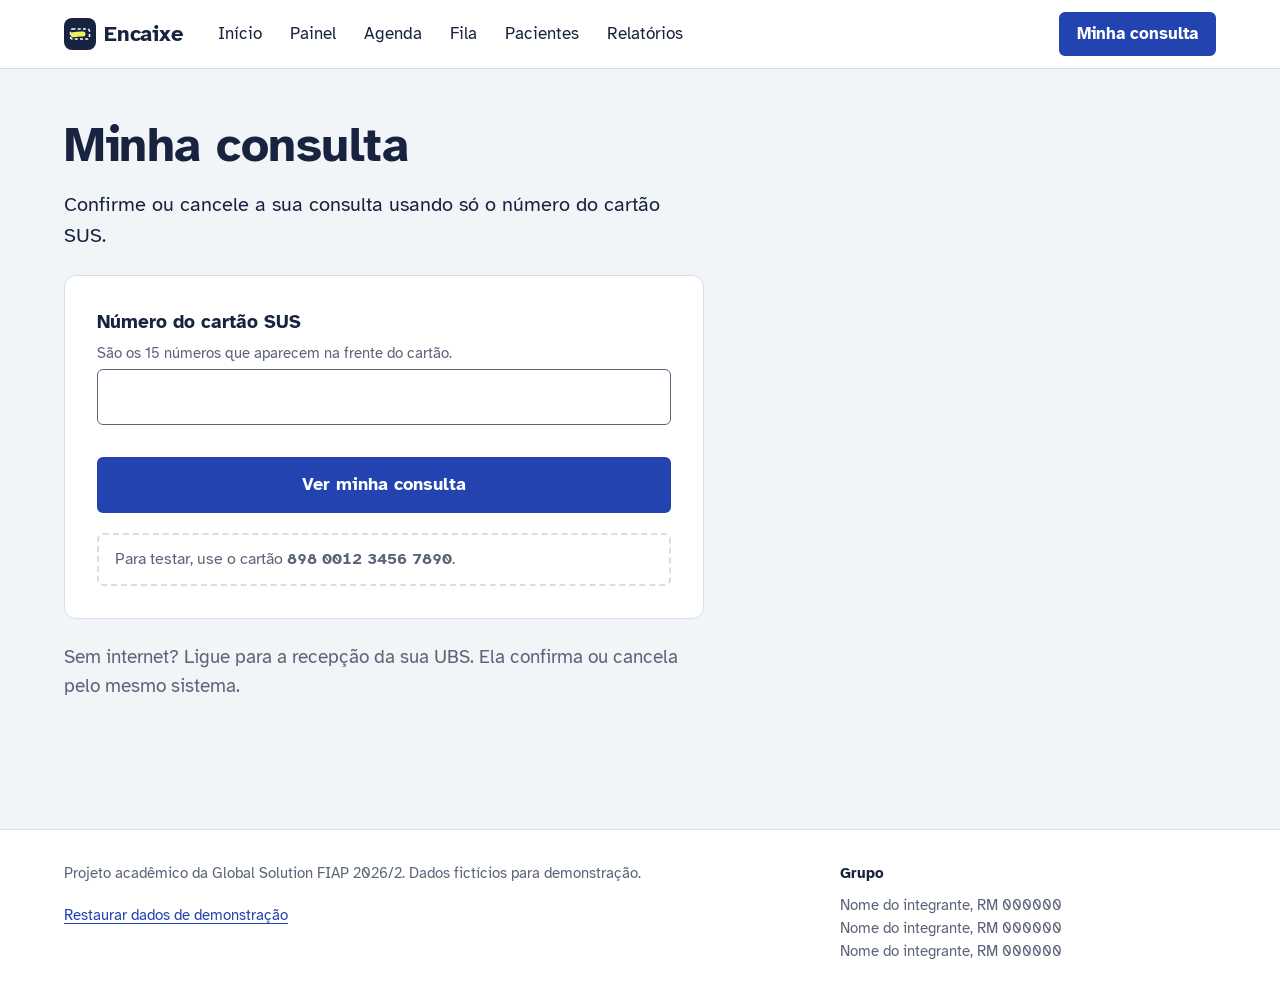
<file: web/minha-consulta.html>
<!DOCTYPE html>
<html lang="pt-BR">
<head>
  <meta charset="UTF-8">
  <meta name="viewport" content="width=device-width, initial-scale=1">
  <title>Minha consulta: Encaixe</title>
  <meta name="description" content="Confirme ou cancele a sua consulta só com o número do cartão SUS.">
  <!-- Ícone da aba: o mesmo símbolo do logo, escrito direto aqui para funcionar em file:// -->
  <link rel="icon" href="data:image/svg+xml,%3Csvg xmlns='http://www.w3.org/2000/svg' viewBox='0 0 32 32'%3E%3Crect width='32' height='32' rx='8' fill='%2318233F'/%3E%3Cpath d='M9 16.8c3-.5 6.5-.8 10-.7' fill='none' stroke='%23EEF35A' stroke-width='5' stroke-linecap='round'/%3E%3C/svg%3E">

  <!-- Única exceção às regras: a fonte Atkinson Hyperlegible, do Google Fonts.
       É só uma fonte, não uma biblioteca. Sem internet, o CSS usa a fonte do sistema. -->
  <link rel="preconnect" href="https://fonts.googleapis.com">
  <link rel="preconnect" href="https://fonts.gstatic.com" crossorigin>
  <link rel="stylesheet" href="https://fonts.googleapis.com/css2?family=Atkinson+Hyperlegible:ital,wght@0,400;0,700;1,400;1,700&display=swap">
  <link rel="stylesheet" href="css/style.css">

  <!-- Avisa o CSS que o JS está ligado. Só então o menu do celular recolhe atrás
       do botão "Menu". Sem JS, os links ficam sempre visíveis. Fica no <head>
       para o menu não "piscar" aberto antes de fechar. -->
  <script>document.documentElement.classList.add('js');</script>

  <script src="js/dados-exemplo.js" defer></script>
  <script src="js/validacao.js" defer></script>
  <script src="js/regras.js" defer></script>
  <script src="js/api.js" defer></script>
  <script src="js/ui.js" defer></script>
  <script src="js/paginas/minha-consulta.js" defer></script>
</head>
<body>
  <a class="pular-conteudo" href="#conteudo">Pular para o conteúdo</a>

  <header class="cabecalho">
    <div class="container cabecalho__interno">
      <a class="logo" href="index.html">
        <!-- Símbolo: uma vaga (retângulo tracejado) sendo preenchida por um traço de marca-texto -->
        <svg width="32" height="32" viewBox="0 0 32 32" aria-hidden="true" focusable="false">
          <rect width="32" height="32" rx="8" fill="#18233F"/>
          <rect x="6.5" y="11" width="19" height="10" rx="2" fill="none" stroke="#FFFFFF" stroke-width="1.5" stroke-dasharray="3 2.2"/>
          <path d="M9 16.8c3-.5 6.5-.8 10-.7" fill="none" stroke="#EEF35A" stroke-width="5" stroke-linecap="round"/>
        </svg>
        <span>Encaixe</span>
      </a>

      <button class="botao botao--secundario menu-botao" type="button" aria-expanded="false" aria-controls="menu-principal">Menu</button>

      <nav class="menu" id="menu-principal" aria-label="Principal">
        <ul class="menu__lista">
          <li><a href="index.html">Início</a></li>
          <li><a href="painel.html">Painel</a></li>
          <li><a href="agenda.html">Agenda</a></li>
          <li><a href="fila.html">Fila</a></li>
          <li><a href="pacientes.html">Pacientes</a></li>
          <li><a href="relatorios.html">Relatórios</a></li>
          <li class="menu__item-cidadao"><a class="menu__cidadao" href="minha-consulta.html" aria-current="page">Minha consulta</a></li>
        </ul>
      </nav>
    </div>
  </header>

  <!-- Página do cidadão: pensada primeiro para o celular e para a pessoa
       idosa. Letra maior, botões grandes e um passo de cada vez. -->
  <main id="conteudo" class="container pagina cidadao">
    <h1>Minha consulta</h1>
    <p class="cidadao__intro">Confirme ou cancele a sua consulta usando só o número do cartão SUS.</p>

    <!-- Passo 1: o cartão SUS -->
    <section class="cidadao__passo" id="passo-cartao" aria-label="Digite o cartão SUS">
      <form id="formulario-cartao" novalidate>
        <div class="campo" data-campo="cartaoSus">
          <label for="campo-cartao">Número do cartão SUS</label>
          <p class="campo__dica" id="dica-cartao">São os 15 números que aparecem na frente do cartão.</p>
          <input type="text" id="campo-cartao" name="cartaoSus" inputmode="numeric" autocomplete="off" aria-describedby="dica-cartao erro-cartao">
          <p class="campo__erro" id="erro-cartao"></p>
        </div>
        <button class="botao botao--primario botao--grande" type="submit">Ver minha consulta</button>
      </form>
      <p class="cidadao__teste">Para testar, use o cartão <strong class="numero">898 0012 3456 7890</strong>.</p>
    </section>

    <!-- Passo 2: a consulta (o conteúdo é montado pelo minha-consulta.js) -->
    <section class="cidadao__passo" id="passo-consulta" aria-labelledby="consulta-titulo" hidden></section>

    <p class="cidadao__sem-internet">Sem internet? Ligue para a recepção da sua UBS. Ela confirma ou cancela pelo mesmo sistema.</p>
  </main>

  <footer class="rodape">
    <div class="container rodape__interno">
      <div>
        <p>Projeto acadêmico da Global Solution FIAP 2026/2. Dados fictícios para demonstração.</p>
        <!-- É um <button> porque abre um dialog, e não leva a outra página -->
        <button class="link-botao" type="button" data-abrir-dialog="dialog-restaurar">Restaurar dados de demonstração</button>
      </div>
      <div>
        <p class="rodape__titulo">Grupo</p>
        <!-- Preencher com os nomes e RMs dos integrantes -->
        <ul class="rodape__nomes">
          <li>Nome do integrante, RM 000000</li>
          <li>Nome do integrante, RM 000000</li>
          <li>Nome do integrante, RM 000000</li>
        </ul>
      </div>
    </div>
  </footer>

  <!-- Confirmação de "Restaurar dados". O <form method="dialog"> fecha a janela
       sozinho, e o value do botão clicado diz ao JS o que a pessoa escolheu. -->
  <dialog class="dialog" id="dialog-restaurar" aria-labelledby="dialog-restaurar-titulo">
    <form method="dialog">
      <h2 class="dialog__titulo" id="dialog-restaurar-titulo">Restaurar dados de demonstração?</h2>
      <p>Tudo o que foi cadastrado ou alterado nesta demonstração será apagado, e os dados de exemplo voltam ao estado inicial.</p>
      <div class="dialog__acoes">
        <button class="botao botao--secundario" type="submit" value="cancelar" autofocus>Manter os dados atuais</button>
        <button class="botao botao--perigoso" type="submit" value="restaurar">Restaurar dados</button>
      </div>
    </form>
  </dialog>
</body>
</html>
</file>
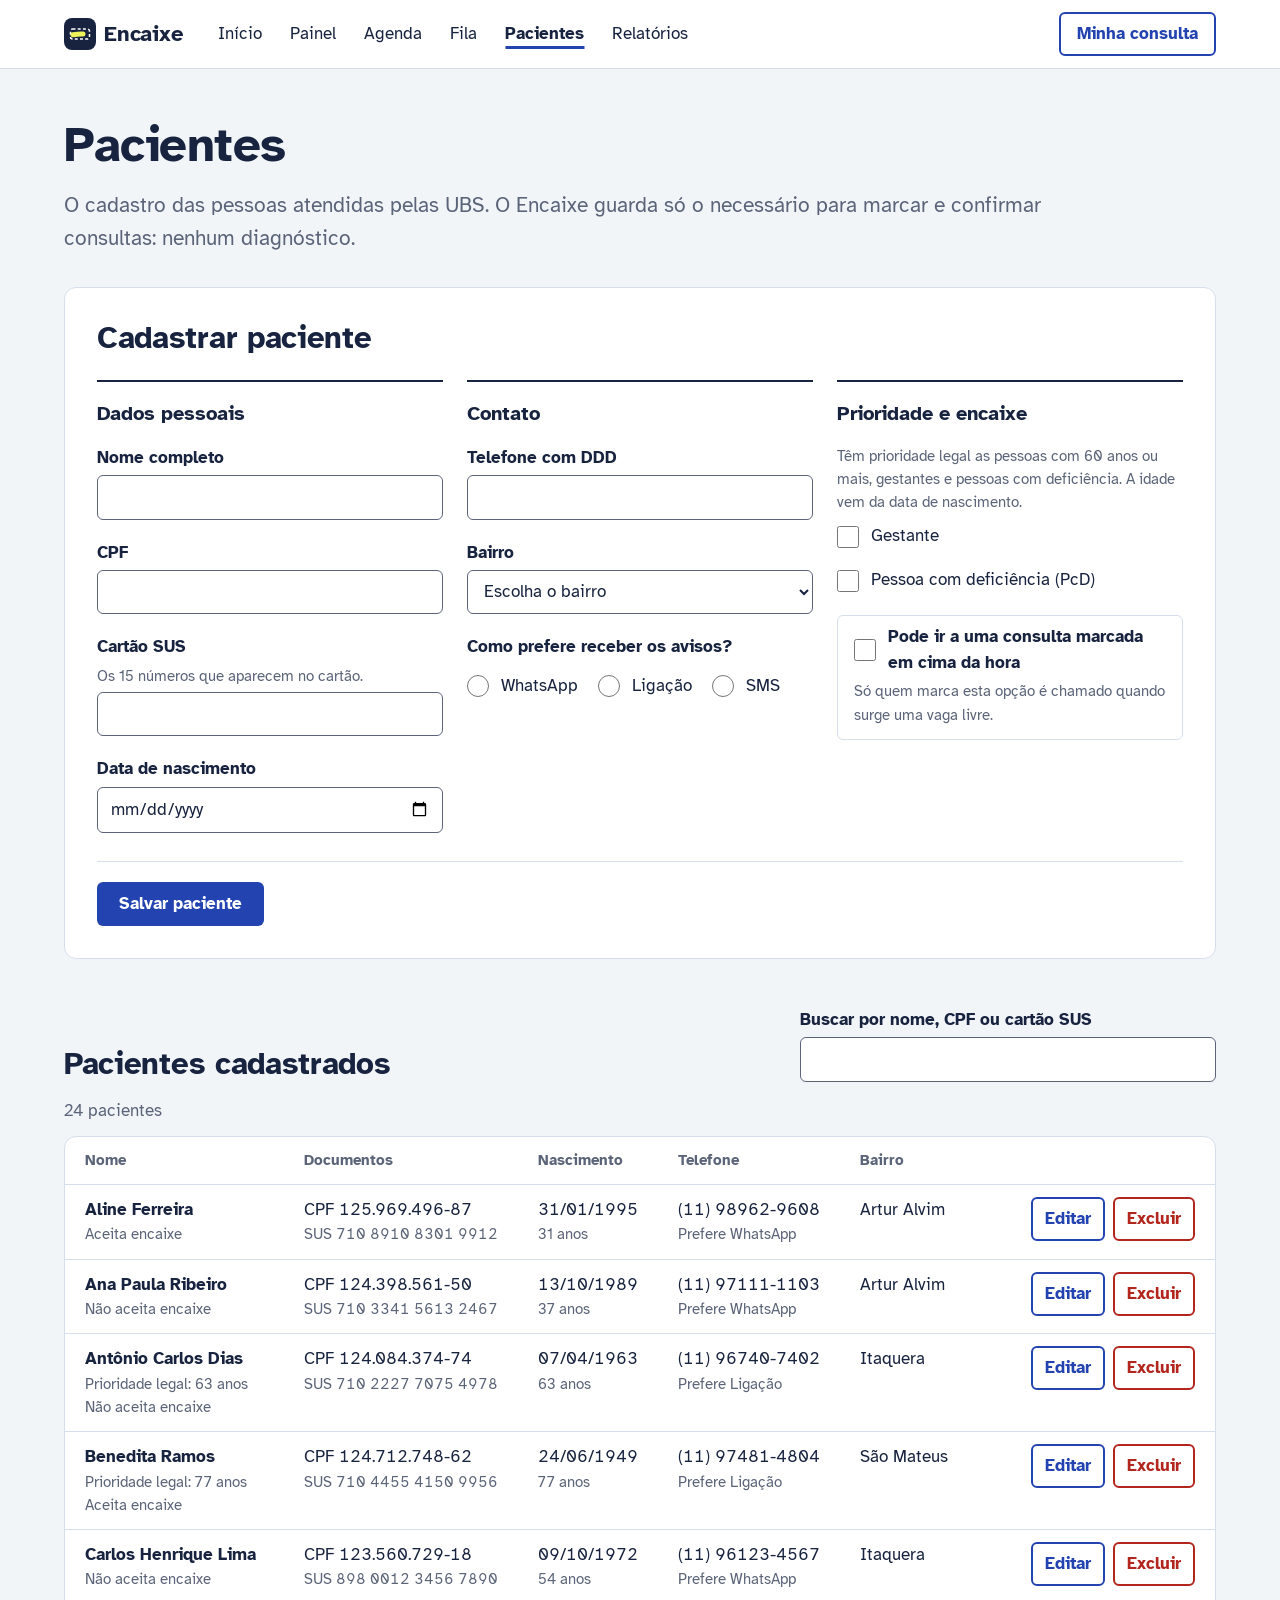
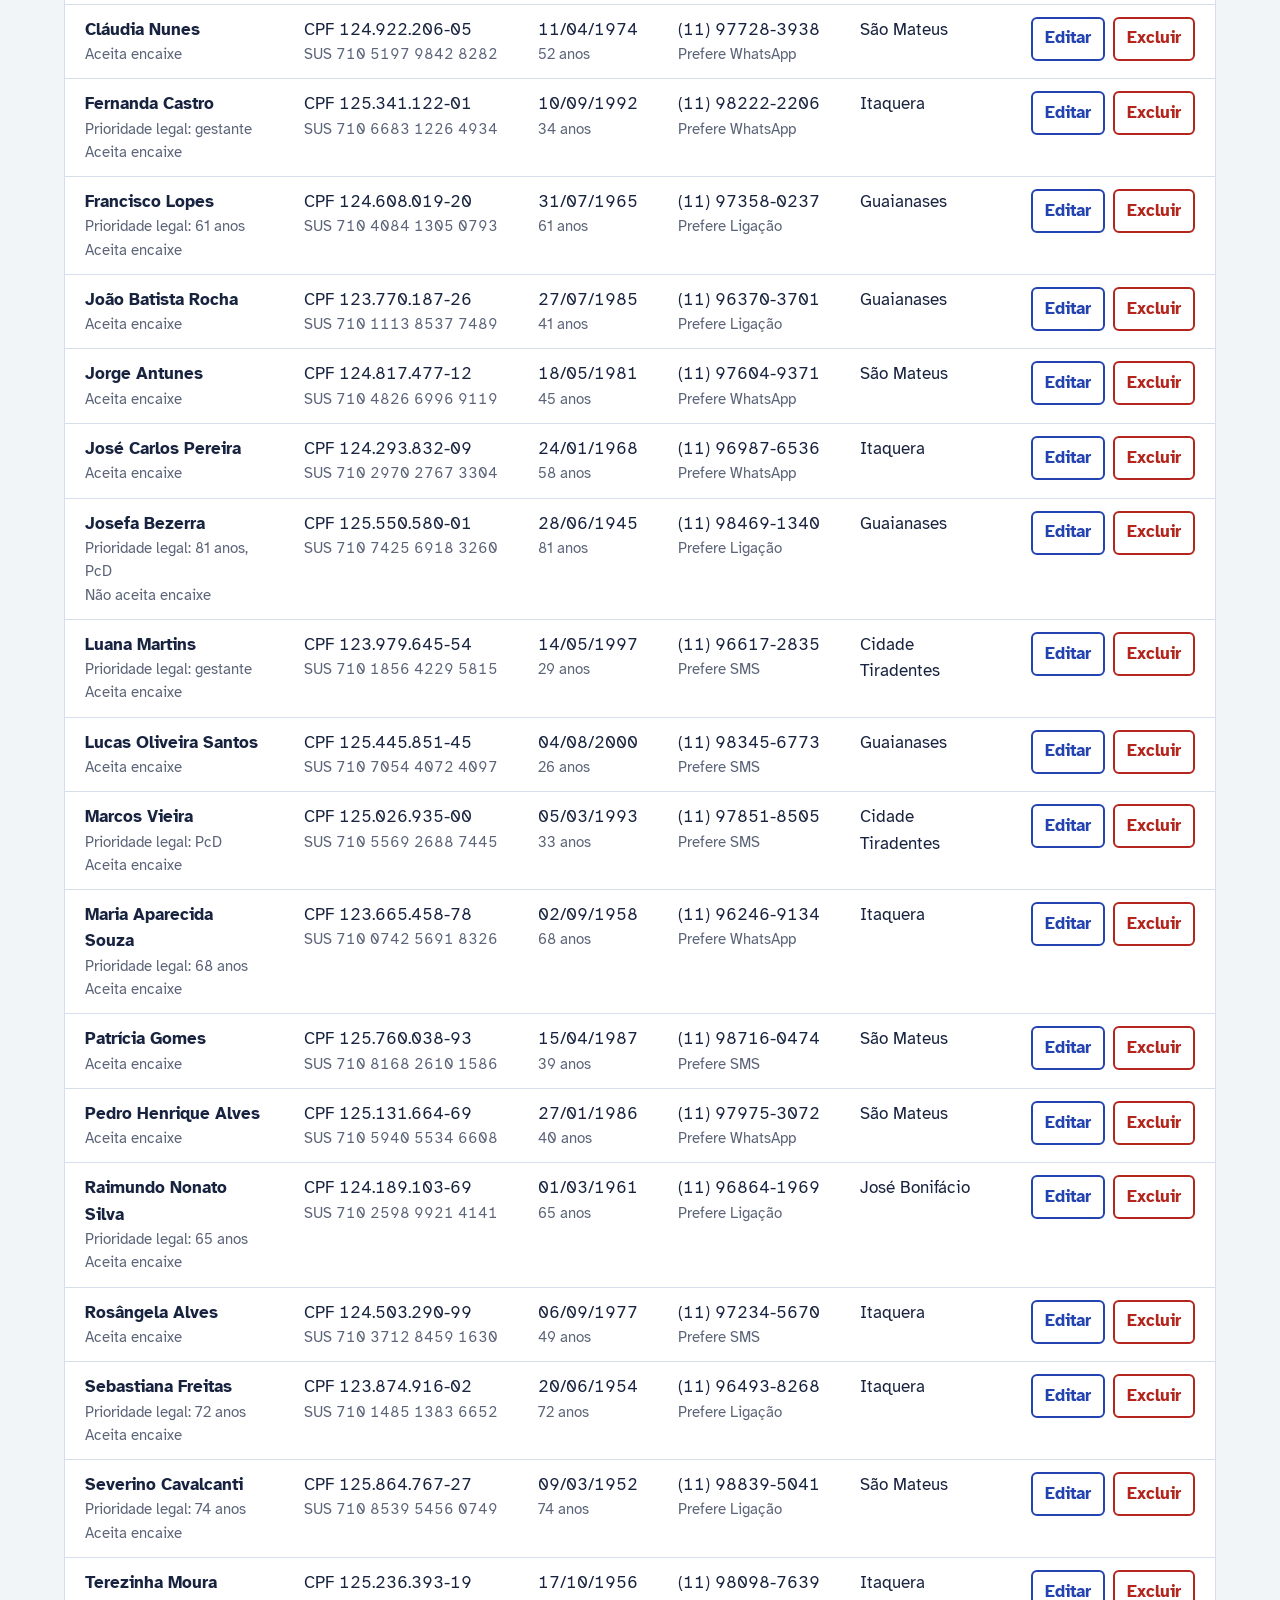
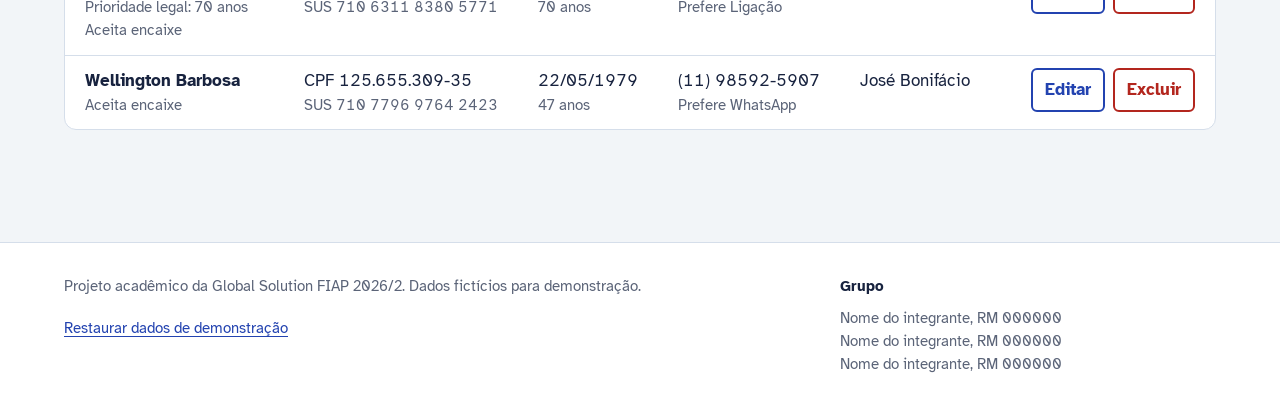
<file: web/pacientes.html>
<!DOCTYPE html>
<html lang="pt-BR">
<head>
  <meta charset="UTF-8">
  <meta name="viewport" content="width=device-width, initial-scale=1">
  <title>Pacientes: Encaixe</title>
  <meta name="description" content="O cadastro dos pacientes atendidos pelas UBS.">
  <!-- Ícone da aba: o mesmo símbolo do logo, escrito direto aqui para funcionar em file:// -->
  <link rel="icon" href="data:image/svg+xml,%3Csvg xmlns='http://www.w3.org/2000/svg' viewBox='0 0 32 32'%3E%3Crect width='32' height='32' rx='8' fill='%2318233F'/%3E%3Cpath d='M9 16.8c3-.5 6.5-.8 10-.7' fill='none' stroke='%23EEF35A' stroke-width='5' stroke-linecap='round'/%3E%3C/svg%3E">

  <!-- Única exceção às regras: a fonte Atkinson Hyperlegible, do Google Fonts.
       É só uma fonte, não uma biblioteca. Sem internet, o CSS usa a fonte do sistema. -->
  <link rel="preconnect" href="https://fonts.googleapis.com">
  <link rel="preconnect" href="https://fonts.gstatic.com" crossorigin>
  <link rel="stylesheet" href="https://fonts.googleapis.com/css2?family=Atkinson+Hyperlegible:ital,wght@0,400;0,700;1,400;1,700&display=swap">
  <link rel="stylesheet" href="css/style.css">

  <!-- Avisa o CSS que o JS está ligado. Só então o menu do celular recolhe atrás
       do botão "Menu". Sem JS, os links ficam sempre visíveis. Fica no <head>
       para o menu não "piscar" aberto antes de fechar. -->
  <script>document.documentElement.classList.add('js');</script>

  <script src="js/dados-exemplo.js" defer></script>
  <script src="js/validacao.js" defer></script>
  <script src="js/regras.js" defer></script>
  <script src="js/api.js" defer></script>
  <script src="js/ui.js" defer></script>
  <script src="js/paginas/pacientes.js" defer></script>
</head>
<body>
  <a class="pular-conteudo" href="#conteudo">Pular para o conteúdo</a>

  <header class="cabecalho">
    <div class="container cabecalho__interno">
      <a class="logo" href="index.html">
        <!-- Símbolo: uma vaga (retângulo tracejado) sendo preenchida por um traço de marca-texto -->
        <svg width="32" height="32" viewBox="0 0 32 32" aria-hidden="true" focusable="false">
          <rect width="32" height="32" rx="8" fill="#18233F"/>
          <rect x="6.5" y="11" width="19" height="10" rx="2" fill="none" stroke="#FFFFFF" stroke-width="1.5" stroke-dasharray="3 2.2"/>
          <path d="M9 16.8c3-.5 6.5-.8 10-.7" fill="none" stroke="#EEF35A" stroke-width="5" stroke-linecap="round"/>
        </svg>
        <span>Encaixe</span>
      </a>

      <button class="botao botao--secundario menu-botao" type="button" aria-expanded="false" aria-controls="menu-principal">Menu</button>

      <nav class="menu" id="menu-principal" aria-label="Principal">
        <ul class="menu__lista">
          <li><a href="index.html">Início</a></li>
          <li><a href="painel.html">Painel</a></li>
          <li><a href="agenda.html">Agenda</a></li>
          <li><a href="fila.html">Fila</a></li>
          <li><a href="pacientes.html" aria-current="page">Pacientes</a></li>
          <li><a href="relatorios.html">Relatórios</a></li>
          <li class="menu__item-cidadao"><a class="menu__cidadao" href="minha-consulta.html">Minha consulta</a></li>
        </ul>
      </nav>
    </div>
  </header>

  <main id="conteudo" class="container pagina">
    <h1>Pacientes</h1>
    <p class="pagina__intro">O cadastro das pessoas atendidas pelas UBS. O Encaixe guarda só o necessário para marcar e confirmar consultas: nenhum diagnóstico.</p>

    <!-- ===== Formulário: cadastrar e editar =====
         novalidate desliga os balões de erro do navegador: a validação é
         toda em JS (validacao.js), com as mensagens na própria página.
         Cada campo fica dentro de um elemento com data-campo="nome-do-campo",
         que é como o ui.js encontra onde mostrar o erro. -->
    <section class="formulario-painel" aria-labelledby="formulario-titulo">
      <h2 class="formulario-painel__titulo" id="formulario-titulo">Cadastrar paciente</h2>

      <form id="formulario-paciente" novalidate>
        <div class="formulario__grupos">

          <fieldset class="grupo">
            <legend>Dados pessoais</legend>

            <div class="campo" data-campo="nome">
              <label for="campo-nome">Nome completo</label>
              <input type="text" id="campo-nome" name="nome" maxlength="100" autocomplete="off" aria-describedby="erro-nome">
              <p class="campo__erro" id="erro-nome"></p>
            </div>

            <div class="campo" data-campo="cpf">
              <label for="campo-cpf">CPF</label>
              <input type="text" id="campo-cpf" name="cpf" inputmode="numeric" autocomplete="off" aria-describedby="erro-cpf">
              <p class="campo__erro" id="erro-cpf"></p>
            </div>

            <div class="campo" data-campo="cartaoSus">
              <label for="campo-cartao">Cartão SUS</label>
              <p class="campo__dica" id="dica-cartao">Os 15 números que aparecem no cartão.</p>
              <input type="text" id="campo-cartao" name="cartaoSus" inputmode="numeric" autocomplete="off" aria-describedby="dica-cartao erro-cartao">
              <p class="campo__erro" id="erro-cartao"></p>
            </div>

            <div class="campo" data-campo="dataNascimento">
              <label for="campo-nascimento">Data de nascimento</label>
              <input type="date" id="campo-nascimento" name="dataNascimento" aria-describedby="erro-nascimento">
              <p class="campo__erro" id="erro-nascimento"></p>
            </div>
          </fieldset>

          <fieldset class="grupo">
            <legend>Contato</legend>

            <div class="campo" data-campo="telefone">
              <label for="campo-telefone">Telefone com DDD</label>
              <input type="tel" id="campo-telefone" name="telefone" inputmode="numeric" autocomplete="off" aria-describedby="erro-telefone">
              <p class="campo__erro" id="erro-telefone"></p>
            </div>

            <!-- O bairro é uma lista fechada porque o encaixe compara o bairro
                 do paciente com o da UBS: com texto livre, "itaquera" e
                 "Itaquera" seriam bairros diferentes. -->
            <div class="campo" data-campo="bairro">
              <label for="campo-bairro">Bairro</label>
              <select id="campo-bairro" name="bairro" aria-describedby="erro-bairro">
                <option value="">Escolha o bairro</option>
                <option>Artur Alvim</option>
                <option>Cidade Tiradentes</option>
                <option>Guaianases</option>
                <option>Itaquera</option>
                <option>José Bonifácio</option>
                <option>São Mateus</option>
              </select>
              <p class="campo__erro" id="erro-bairro"></p>
            </div>

            <fieldset class="campo campo--opcoes" data-campo="contatoPreferido" aria-describedby="erro-contato">
              <legend>Como prefere receber os avisos?</legend>
              <div class="opcoes-em-linha">
                <label class="opcao"><input type="radio" name="contatoPreferido" value="WHATSAPP"> WhatsApp</label>
                <label class="opcao"><input type="radio" name="contatoPreferido" value="TELEFONE"> Ligação</label>
                <label class="opcao"><input type="radio" name="contatoPreferido" value="SMS"> SMS</label>
              </div>
              <p class="campo__erro" id="erro-contato"></p>
            </fieldset>
          </fieldset>

          <fieldset class="grupo">
            <legend>Prioridade e encaixe</legend>
            <p class="campo__dica">Têm prioridade legal as pessoas com 60 anos ou mais, gestantes e pessoas com deficiência. A idade vem da data de nascimento.</p>

            <label class="opcao"><input type="checkbox" name="gestante"> Gestante</label>
            <label class="opcao"><input type="checkbox" name="pcd"> Pessoa com deficiência (PcD)</label>

            <div class="campo campo--destaque">
              <label class="opcao"><input type="checkbox" name="aceitaEncaixe" aria-describedby="dica-encaixe"> Pode ir a uma consulta marcada em cima da hora</label>
              <p class="campo__dica" id="dica-encaixe">Só quem marca esta opção é chamado quando surge uma vaga livre.</p>
            </div>
          </fieldset>
        </div>

        <!-- Erros que não são de um campo só (ex.: o paciente foi excluído enquanto era editado) -->
        <p class="formulario__aviso" id="aviso-formulario" role="alert"></p>

        <div class="formulario__acoes">
          <button class="botao botao--primario" type="submit" id="botao-salvar">Salvar paciente</button>
          <button class="botao botao--secundario" type="button" id="botao-cancelar-edicao" hidden>Cancelar edição</button>
        </div>
      </form>
    </section>

    <!-- ===== Lista ===== -->
    <section class="lista" aria-labelledby="lista-titulo">
      <div class="lista__topo">
        <h2 id="lista-titulo" tabindex="-1">Pacientes cadastrados</h2>
        <div class="campo busca">
          <label for="campo-busca">Buscar por nome, CPF ou cartão SUS</label>
          <input type="search" id="campo-busca" autocomplete="off">
        </div>
      </div>

      <!-- aria-live: o leitor de tela anuncia quantos pacientes a busca encontrou -->
      <p class="lista__contagem" id="contagem" aria-live="polite"></p>

      <div class="tabela-moldura" id="moldura-tabela">
        <table class="tabela">
          <caption class="so-leitor">Pacientes cadastrados, em ordem alfabética</caption>
          <thead>
            <tr>
              <th scope="col">Nome</th>
              <th scope="col">Documentos</th>
              <th scope="col">Nascimento</th>
              <th scope="col">Telefone</th>
              <th scope="col">Bairro</th>
              <th scope="col"><span class="so-leitor">Ações</span></th>
            </tr>
          </thead>
          <tbody id="lista-pacientes"></tbody>
        </table>
      </div>

      <p class="vazio" id="lista-vazia" hidden></p>
    </section>
  </main>

  <footer class="rodape">
    <div class="container rodape__interno">
      <div>
        <p>Projeto acadêmico da Global Solution FIAP 2026/2. Dados fictícios para demonstração.</p>
        <!-- É um <button> porque abre um dialog, e não leva a outra página -->
        <button class="link-botao" type="button" data-abrir-dialog="dialog-restaurar">Restaurar dados de demonstração</button>
      </div>
      <div>
        <p class="rodape__titulo">Grupo</p>
        <!-- Preencher com os nomes e RMs dos integrantes -->
        <ul class="rodape__nomes">
          <li>Nome do integrante, RM 000000</li>
          <li>Nome do integrante, RM 000000</li>
          <li>Nome do integrante, RM 000000</li>
        </ul>
      </div>
    </div>
  </footer>

  <!-- Confirmação de "Restaurar dados". O <form method="dialog"> fecha a janela
       sozinho, e o value do botão clicado diz ao JS o que a pessoa escolheu. -->
  <dialog class="dialog" id="dialog-restaurar" aria-labelledby="dialog-restaurar-titulo">
    <form method="dialog">
      <h2 class="dialog__titulo" id="dialog-restaurar-titulo">Restaurar dados de demonstração?</h2>
      <p>Tudo o que foi cadastrado ou alterado nesta demonstração será apagado, e os dados de exemplo voltam ao estado inicial.</p>
      <div class="dialog__acoes">
        <button class="botao botao--secundario" type="submit" value="cancelar" autofocus>Manter os dados atuais</button>
        <button class="botao botao--perigoso" type="submit" value="restaurar">Restaurar dados</button>
      </div>
    </form>
  </dialog>

  <!-- Confirmação de exclusão. Se a regra 6 bloquear (consultas futuras ou
       fila), a mensagem aparece aqui dentro e a janela continua aberta. -->
  <dialog class="dialog" id="dialog-excluir" aria-labelledby="dialog-excluir-titulo" aria-describedby="dialog-excluir-texto">
    <form method="dialog" id="formulario-excluir">
      <h2 class="dialog__titulo" id="dialog-excluir-titulo">Excluir paciente?</h2>
      <p id="dialog-excluir-texto"></p>
      <p class="dialog__erro" id="dialog-excluir-erro" role="alert"></p>
      <div class="dialog__acoes">
        <button class="botao botao--secundario" type="submit" value="cancelar" id="botao-manter" autofocus>Manter paciente</button>
        <button class="botao botao--perigoso" type="submit" value="excluir" id="botao-excluir">Excluir paciente</button>
      </div>
    </form>
  </dialog>
</body>
</html>
</file>
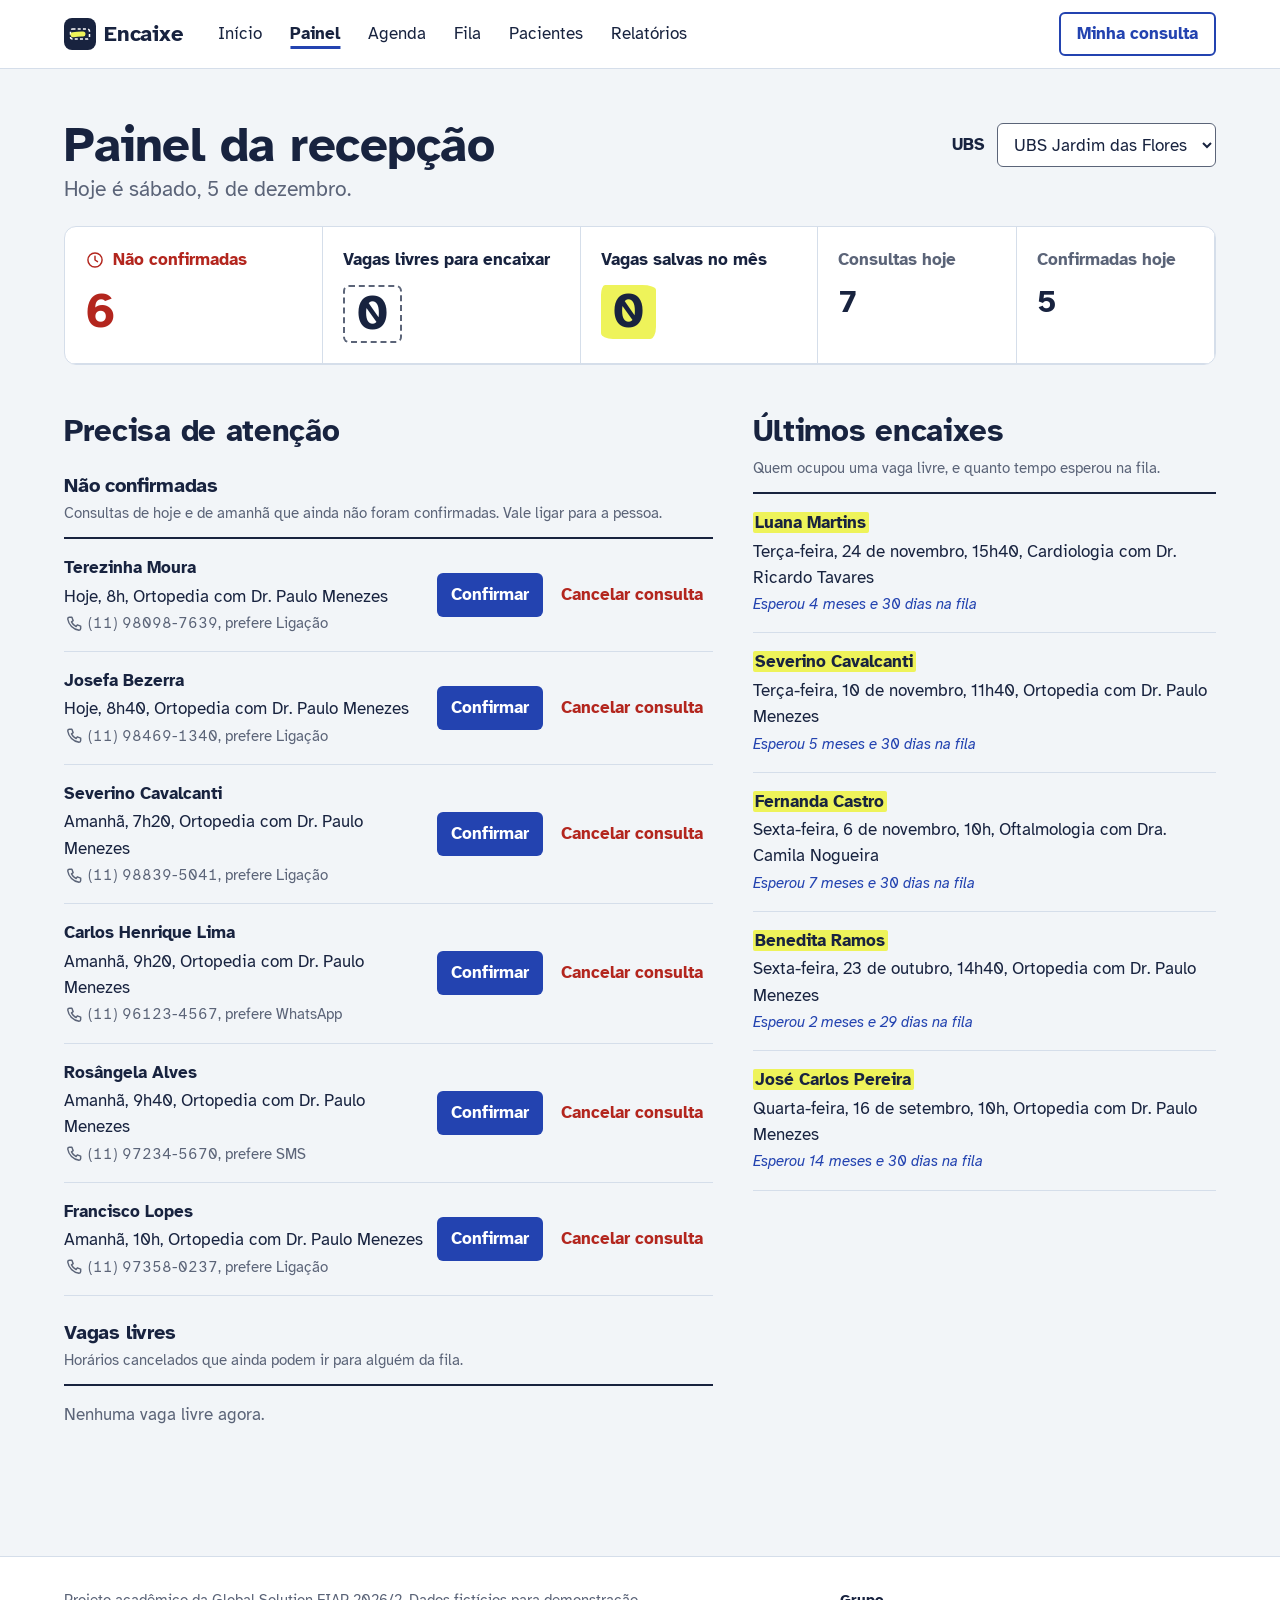
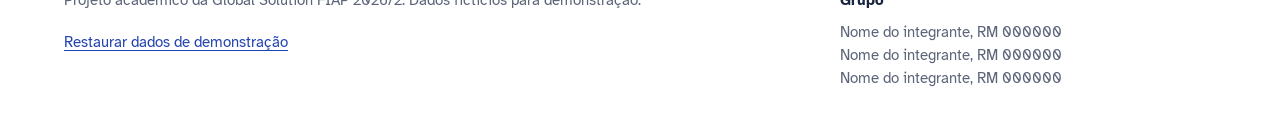
<file: web/painel.html>
<!DOCTYPE html>
<html lang="pt-BR">
<head>
  <meta charset="UTF-8">
  <meta name="viewport" content="width=device-width, initial-scale=1">
  <title>Painel da recepção: Encaixe</title>
  <meta name="description" content="O resumo do dia na UBS: quem ainda não confirmou, quais vagas estão livres e os últimos encaixes.">
  <!-- Ícone da aba: o mesmo símbolo do logo, escrito direto aqui para funcionar em file:// -->
  <link rel="icon" href="data:image/svg+xml,%3Csvg xmlns='http://www.w3.org/2000/svg' viewBox='0 0 32 32'%3E%3Crect width='32' height='32' rx='8' fill='%2318233F'/%3E%3Cpath d='M9 16.8c3-.5 6.5-.8 10-.7' fill='none' stroke='%23EEF35A' stroke-width='5' stroke-linecap='round'/%3E%3C/svg%3E">

  <!-- Única exceção às regras: a fonte Atkinson Hyperlegible, do Google Fonts.
       É só uma fonte, não uma biblioteca. Sem internet, o CSS usa a fonte do sistema. -->
  <link rel="preconnect" href="https://fonts.googleapis.com">
  <link rel="preconnect" href="https://fonts.gstatic.com" crossorigin>
  <link rel="stylesheet" href="https://fonts.googleapis.com/css2?family=Atkinson+Hyperlegible:ital,wght@0,400;0,700;1,400;1,700&display=swap">
  <link rel="stylesheet" href="css/style.css">

  <!-- Avisa o CSS que o JS está ligado. Só então o menu do celular recolhe atrás
       do botão "Menu". Sem JS, os links ficam sempre visíveis. Fica no <head>
       para o menu não "piscar" aberto antes de fechar. -->
  <script>document.documentElement.classList.add('js');</script>

  <script src="js/dados-exemplo.js" defer></script>
  <script src="js/validacao.js" defer></script>
  <script src="js/regras.js" defer></script>
  <script src="js/api.js" defer></script>
  <script src="js/ui.js" defer></script>
  <script src="js/paginas/painel.js" defer></script>
</head>
<body>
  <a class="pular-conteudo" href="#conteudo">Pular para o conteúdo</a>

  <header class="cabecalho">
    <div class="container cabecalho__interno">
      <a class="logo" href="index.html">
        <!-- Símbolo: uma vaga (retângulo tracejado) sendo preenchida por um traço de marca-texto -->
        <svg width="32" height="32" viewBox="0 0 32 32" aria-hidden="true" focusable="false">
          <rect width="32" height="32" rx="8" fill="#18233F"/>
          <rect x="6.5" y="11" width="19" height="10" rx="2" fill="none" stroke="#FFFFFF" stroke-width="1.5" stroke-dasharray="3 2.2"/>
          <path d="M9 16.8c3-.5 6.5-.8 10-.7" fill="none" stroke="#EEF35A" stroke-width="5" stroke-linecap="round"/>
        </svg>
        <span>Encaixe</span>
      </a>

      <button class="botao botao--secundario menu-botao" type="button" aria-expanded="false" aria-controls="menu-principal">Menu</button>

      <nav class="menu" id="menu-principal" aria-label="Principal">
        <ul class="menu__lista">
          <li><a href="index.html">Início</a></li>
          <li><a href="painel.html" aria-current="page">Painel</a></li>
          <li><a href="agenda.html">Agenda</a></li>
          <li><a href="fila.html">Fila</a></li>
          <li><a href="pacientes.html">Pacientes</a></li>
          <li><a href="relatorios.html">Relatórios</a></li>
          <li class="menu__item-cidadao"><a class="menu__cidadao" href="minha-consulta.html">Minha consulta</a></li>
        </ul>
      </nav>
    </div>
  </header>

  <main id="conteudo" class="container pagina">
    <div class="pagina__topo">
      <h1>Painel da recepção</h1>
      <div class="campo campo--em-linha">
        <label for="painel-ubs">UBS</label>
        <select id="painel-ubs"></select>
      </div>
    </div>
    <p class="pagina__intro" id="painel-hoje"></p>

    <!-- ===== Números do dia =====
         Não são cinco cartões iguais: as não confirmadas e as vagas livres
         (o que pede ação agora) têm mais destaque, e as vagas salvas levam
         o marca-texto, como todo encaixe. -->
    <section class="resumo" aria-labelledby="resumo-titulo">
      <h2 class="so-leitor" id="resumo-titulo">Números do dia</h2>
      <dl class="resumo__lista" id="resumo"></dl>
    </section>

    <div class="painel__colunas">
      <section class="painel__bloco" aria-labelledby="atencao-titulo">
        <h2 id="atencao-titulo">Precisa de atenção</h2>

        <h3 class="painel__subtitulo">Não confirmadas</h3>
        <p class="painel__dica">Consultas de hoje e de amanhã que ainda não foram confirmadas. Vale ligar para a pessoa.</p>
        <ul class="itens" id="lista-nao-confirmadas"></ul>

        <h3 class="painel__subtitulo">Vagas livres</h3>
        <p class="painel__dica">Horários cancelados que ainda podem ir para alguém da fila.</p>
        <ul class="itens" id="lista-vagas"></ul>
      </section>

      <section class="painel__bloco" aria-labelledby="encaixes-titulo">
        <h2 id="encaixes-titulo">Últimos encaixes</h2>
        <p class="painel__dica">Quem ocupou uma vaga livre, e quanto tempo esperou na fila.</p>
        <ol class="itens" id="lista-encaixes"></ol>
      </section>
    </div>
  </main>

  <footer class="rodape">
    <div class="container rodape__interno">
      <div>
        <p>Projeto acadêmico da Global Solution FIAP 2026/2. Dados fictícios para demonstração.</p>
        <!-- É um <button> porque abre um dialog, e não leva a outra página -->
        <button class="link-botao" type="button" data-abrir-dialog="dialog-restaurar">Restaurar dados de demonstração</button>
      </div>
      <div>
        <p class="rodape__titulo">Grupo</p>
        <!-- Preencher com os nomes e RMs dos integrantes -->
        <ul class="rodape__nomes">
          <li>Nome do integrante, RM 000000</li>
          <li>Nome do integrante, RM 000000</li>
          <li>Nome do integrante, RM 000000</li>
        </ul>
      </div>
    </div>
  </footer>

  <!-- Confirmação de "Restaurar dados". O <form method="dialog"> fecha a janela
       sozinho, e o value do botão clicado diz ao JS o que a pessoa escolheu. -->
  <dialog class="dialog" id="dialog-restaurar" aria-labelledby="dialog-restaurar-titulo">
    <form method="dialog">
      <h2 class="dialog__titulo" id="dialog-restaurar-titulo">Restaurar dados de demonstração?</h2>
      <p>Tudo o que foi cadastrado ou alterado nesta demonstração será apagado, e os dados de exemplo voltam ao estado inicial.</p>
      <div class="dialog__acoes">
        <button class="botao botao--secundario" type="submit" value="cancelar" autofocus>Manter os dados atuais</button>
        <button class="botao botao--perigoso" type="submit" value="restaurar">Restaurar dados</button>
      </div>
    </form>
  </dialog>

  <!-- ===== Cancelar consulta (o mesmo da Agenda) ===== -->
  <dialog class="dialog" id="dialog-cancelar" aria-labelledby="dialog-cancelar-titulo" aria-describedby="dialog-cancelar-texto">
    <form method="dialog" id="formulario-cancelar">
      <h2 class="dialog__titulo" id="dialog-cancelar-titulo">Cancelar consulta?</h2>
      <p id="dialog-cancelar-texto"></p>
      <div class="dialog__acoes">
        <button class="botao botao--secundario" type="submit" value="manter" autofocus>Manter consulta</button>
        <button class="botao botao--perigoso" type="submit" value="cancelar">Cancelar consulta</button>
      </div>
    </form>
  </dialog>
</body>
</html>
</file>
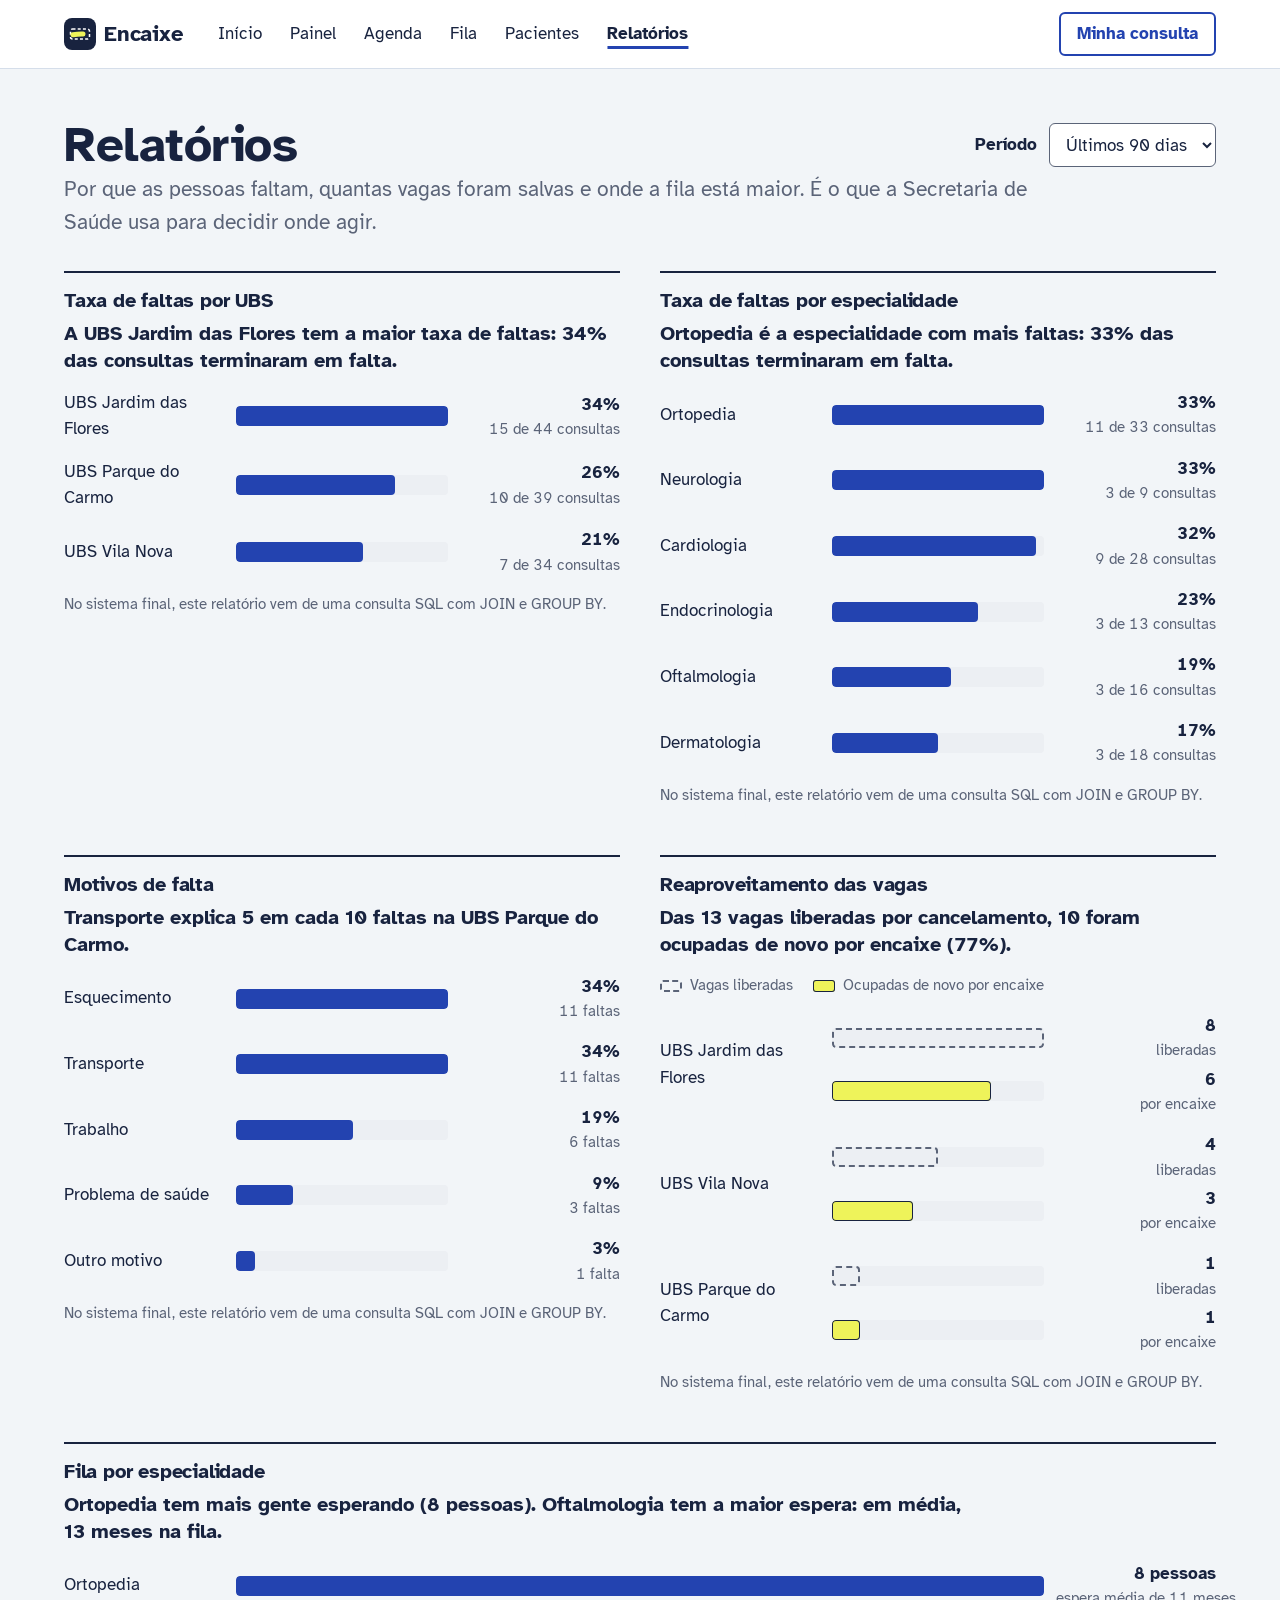
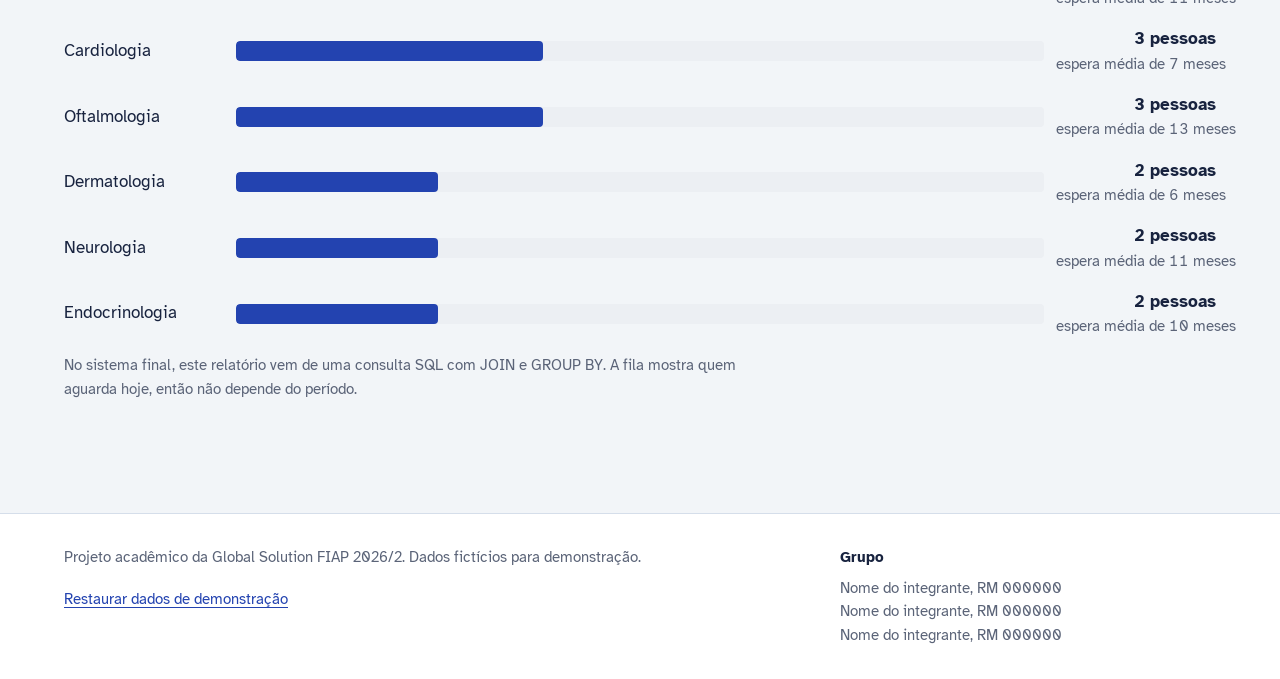
<file: web/relatorios.html>
<!DOCTYPE html>
<html lang="pt-BR">
<head>
  <meta charset="UTF-8">
  <meta name="viewport" content="width=device-width, initial-scale=1">
  <title>Relatórios: Encaixe</title>
  <meta name="description" content="Por que as pessoas faltam, quantas vagas foram salvas e onde a fila está maior.">
  <!-- Ícone da aba: o mesmo símbolo do logo, escrito direto aqui para funcionar em file:// -->
  <link rel="icon" href="data:image/svg+xml,%3Csvg xmlns='http://www.w3.org/2000/svg' viewBox='0 0 32 32'%3E%3Crect width='32' height='32' rx='8' fill='%2318233F'/%3E%3Cpath d='M9 16.8c3-.5 6.5-.8 10-.7' fill='none' stroke='%23EEF35A' stroke-width='5' stroke-linecap='round'/%3E%3C/svg%3E">

  <!-- Única exceção às regras: a fonte Atkinson Hyperlegible, do Google Fonts.
       É só uma fonte, não uma biblioteca. Sem internet, o CSS usa a fonte do sistema. -->
  <link rel="preconnect" href="https://fonts.googleapis.com">
  <link rel="preconnect" href="https://fonts.gstatic.com" crossorigin>
  <link rel="stylesheet" href="https://fonts.googleapis.com/css2?family=Atkinson+Hyperlegible:ital,wght@0,400;0,700;1,400;1,700&display=swap">
  <link rel="stylesheet" href="css/style.css">

  <!-- Avisa o CSS que o JS está ligado. Só então o menu do celular recolhe atrás
       do botão "Menu". Sem JS, os links ficam sempre visíveis. Fica no <head>
       para o menu não "piscar" aberto antes de fechar. -->
  <script>document.documentElement.classList.add('js');</script>

  <script src="js/dados-exemplo.js" defer></script>
  <script src="js/validacao.js" defer></script>
  <script src="js/regras.js" defer></script>
  <script src="js/api.js" defer></script>
  <script src="js/ui.js" defer></script>
  <script src="js/paginas/relatorios.js" defer></script>
</head>
<body>
  <a class="pular-conteudo" href="#conteudo">Pular para o conteúdo</a>

  <header class="cabecalho">
    <div class="container cabecalho__interno">
      <a class="logo" href="index.html">
        <!-- Símbolo: uma vaga (retângulo tracejado) sendo preenchida por um traço de marca-texto -->
        <svg width="32" height="32" viewBox="0 0 32 32" aria-hidden="true" focusable="false">
          <rect width="32" height="32" rx="8" fill="#18233F"/>
          <rect x="6.5" y="11" width="19" height="10" rx="2" fill="none" stroke="#FFFFFF" stroke-width="1.5" stroke-dasharray="3 2.2"/>
          <path d="M9 16.8c3-.5 6.5-.8 10-.7" fill="none" stroke="#EEF35A" stroke-width="5" stroke-linecap="round"/>
        </svg>
        <span>Encaixe</span>
      </a>

      <button class="botao botao--secundario menu-botao" type="button" aria-expanded="false" aria-controls="menu-principal">Menu</button>

      <nav class="menu" id="menu-principal" aria-label="Principal">
        <ul class="menu__lista">
          <li><a href="index.html">Início</a></li>
          <li><a href="painel.html">Painel</a></li>
          <li><a href="agenda.html">Agenda</a></li>
          <li><a href="fila.html">Fila</a></li>
          <li><a href="pacientes.html">Pacientes</a></li>
          <li><a href="relatorios.html" aria-current="page">Relatórios</a></li>
          <li class="menu__item-cidadao"><a class="menu__cidadao" href="minha-consulta.html">Minha consulta</a></li>
        </ul>
      </nav>
    </div>
  </header>

  <main id="conteudo" class="container pagina">
    <div class="pagina__topo">
      <h1>Relatórios</h1>
      <div class="campo campo--em-linha">
        <label for="periodo">Período</label>
        <select id="periodo">
          <option value="30">Últimos 30 dias</option>
          <option value="60">Últimos 60 dias</option>
          <option value="90" selected>Últimos 90 dias</option>
        </select>
      </div>
    </div>
    <p class="pagina__intro">Por que as pessoas faltam, quantas vagas foram salvas e onde a fila está maior. É o que a Secretaria de Saúde usa para decidir onde agir.</p>

    <!-- Cinco gráficos de barras feitos só com CSS. Cada barra é um item
         de lista com o rótulo e o valor escritos, então o leitor de tela
         lê os números mesmo sem ver as barras. -->
    <div class="relatorios">
      <section class="relatorio" aria-labelledby="titulo-faltas-ubs">
        <h2 id="titulo-faltas-ubs">Taxa de faltas por UBS</h2>
        <p class="relatorio__conclusao" id="conclusao-faltas-ubs"></p>
        <ul class="barras" id="barras-faltas-ubs"></ul>
        <p class="relatorio__nota">No sistema final, este relatório vem de uma consulta SQL com JOIN e GROUP BY.</p>
      </section>

      <section class="relatorio" aria-labelledby="titulo-faltas-especialidade">
        <h2 id="titulo-faltas-especialidade">Taxa de faltas por especialidade</h2>
        <p class="relatorio__conclusao" id="conclusao-faltas-especialidade"></p>
        <ul class="barras" id="barras-faltas-especialidade"></ul>
        <p class="relatorio__nota">No sistema final, este relatório vem de uma consulta SQL com JOIN e GROUP BY.</p>
      </section>

      <section class="relatorio" aria-labelledby="titulo-motivos">
        <h2 id="titulo-motivos">Motivos de falta</h2>
        <p class="relatorio__conclusao" id="conclusao-motivos"></p>
        <ul class="barras" id="barras-motivos"></ul>
        <p class="relatorio__nota">No sistema final, este relatório vem de uma consulta SQL com JOIN e GROUP BY.</p>
      </section>

      <section class="relatorio" aria-labelledby="titulo-reaproveitamento">
        <h2 id="titulo-reaproveitamento">Reaproveitamento das vagas</h2>
        <p class="relatorio__conclusao" id="conclusao-reaproveitamento"></p>
        <ul class="legenda-barras" aria-hidden="true">
          <li><span class="amostra amostra--liberada"></span>Vagas liberadas</li>
          <li><span class="amostra amostra--reocupada"></span>Ocupadas de novo por encaixe</li>
        </ul>
        <ul class="barras barras--duplas" id="barras-reaproveitamento"></ul>
        <p class="relatorio__nota">No sistema final, este relatório vem de uma consulta SQL com JOIN e GROUP BY.</p>
      </section>

      <section class="relatorio relatorio--largo" aria-labelledby="titulo-fila">
        <h2 id="titulo-fila">Fila por especialidade</h2>
        <p class="relatorio__conclusao" id="conclusao-fila"></p>
        <ul class="barras" id="barras-fila"></ul>
        <p class="relatorio__nota">No sistema final, este relatório vem de uma consulta SQL com JOIN e GROUP BY. A fila mostra quem aguarda hoje, então não depende do período.</p>
      </section>
    </div>
  </main>

  <footer class="rodape">
    <div class="container rodape__interno">
      <div>
        <p>Projeto acadêmico da Global Solution FIAP 2026/2. Dados fictícios para demonstração.</p>
        <!-- É um <button> porque abre um dialog, e não leva a outra página -->
        <button class="link-botao" type="button" data-abrir-dialog="dialog-restaurar">Restaurar dados de demonstração</button>
      </div>
      <div>
        <p class="rodape__titulo">Grupo</p>
        <!-- Preencher com os nomes e RMs dos integrantes -->
        <ul class="rodape__nomes">
          <li>Nome do integrante, RM 000000</li>
          <li>Nome do integrante, RM 000000</li>
          <li>Nome do integrante, RM 000000</li>
        </ul>
      </div>
    </div>
  </footer>

  <!-- Confirmação de "Restaurar dados". O <form method="dialog"> fecha a janela
       sozinho, e o value do botão clicado diz ao JS o que a pessoa escolheu. -->
  <dialog class="dialog" id="dialog-restaurar" aria-labelledby="dialog-restaurar-titulo">
    <form method="dialog">
      <h2 class="dialog__titulo" id="dialog-restaurar-titulo">Restaurar dados de demonstração?</h2>
      <p>Tudo o que foi cadastrado ou alterado nesta demonstração será apagado, e os dados de exemplo voltam ao estado inicial.</p>
      <div class="dialog__acoes">
        <button class="botao botao--secundario" type="submit" value="cancelar" autofocus>Manter os dados atuais</button>
        <button class="botao botao--perigoso" type="submit" value="restaurar">Restaurar dados</button>
      </div>
    </form>
  </dialog>
</body>
</html>
</file>
<file: web/css/style.css>
/* =====================================================================
   Encaixe: folha de estilos única

   Organização (procure pelo número da seção):
     1. Tokens (cores, espaços, tipografia, raios)
     2. Base (reset, textos, links, foco)
     3. Layout (container, seções, grade)
     4. Botões
     5. Cabeçalho, logo e menu
     6. Rodapé
     7. Dialog
     8. Ícones e status
     9. Folha da agenda
    10. Marca-texto e a animação de encaixe
    11. Formulários
    12. Tabelas
    13. Início (index.html)
    14. Páginas internas
    15. Preferências do usuário: movimento reduzido e alto contraste

   Mobile first: os estilos sem @media são os do celular. Os blocos
   @media (min-width: ...) acrescentam o que muda em telas maiores.
   Breakpoints: 720px (tablet) e 1024px (desktop).
   ===================================================================== */


/* =====================================================================
   1. Tokens
   Todas as decisões visuais moram aqui. Se uma cor ou um espaço
   precisar mudar, muda num lugar só.
   ===================================================================== */
:root {
  /* Cores do briefing (seção 9). Não criar cores novas. */
  --papel: #F2F5F8;            /* fundo geral, branco frio de formulário */
  --folha: #FFFFFF;            /* superfícies: agenda, formulários, tabelas */
  --tinta: #18233F;            /* texto principal, azul-caneta escuro */
  --caneta: #2343B0;           /* ações principais, links e foco */
  --marca-texto: #EEF35A;      /* SÓ para encaixes e vagas salvas */
  --caneta-vermelha: #B3261E;  /* falta, não confirmada e erros */
  --verde-confirmado: #1F6F4A; /* confirmada e realizada */
  --grafite: #5B6478;          /* texto secundário e borda de campos */
  --pauta: #D5DEEA;            /* linhas da agenda e divisores */

  /* Fundos suaves de status: versões bem claras da cor de cada status.
     Contraste do texto sobre eles foi conferido (todos acima de 5:1). */
  --fundo-azul: #E8EDF6;       /* agendada */
  --fundo-vermelho: #FBE9E7;   /* não confirmada e faltou */
  --fundo-verde: #E3F1EA;      /* confirmada */
  --fundo-cinza: #ECEFF3;      /* atendida */

  /* Espaços em escala de 4px */
  --esp-1: 4px;
  --esp-2: 8px;
  --esp-3: 12px;
  --esp-4: 16px;
  --esp-5: 20px;
  --esp-6: 24px;
  --esp-7: 32px;
  --esp-8: 40px;
  --esp-9: 48px;
  --esp-10: 64px;

  /* Cantos com hierarquia: cada tamanho tem um papel */
  --raio-campo: 6px;     /* campos, botões e status */
  --raio-painel: 12px;   /* painéis, dialogs e a folha da agenda */
  --raio-pilula: 999px;  /* só as etiquetas de motivo */

  /* Tipografia: uma família só, com fallback do sistema */
  --fonte: "Atkinson Hyperlegible", system-ui, -apple-system, "Segoe UI", sans-serif;

  /* Escala modular de razão 1.25. O clamp() faz o título crescer
     junto com a tela, sem precisar de um @media para cada tamanho. */
  --tam-h1: clamp(2.25rem, 1.6rem + 2.6vw, 3.05rem);  /* 36px a 49px */
  --tam-h2: clamp(1.56rem, 1.3rem + 1.1vw, 1.95rem);  /* 25px a 31px */
  --tam-h3: 1.25rem;                                   /* 20px */
  --tam-destaque: 1.25em;                              /* parágrafo de abertura */
  /* Única exceção à escala: o passo abaixo do corpo seria 12,8px, que é
     pequeno demais para o público idoso. Usamos 15px como mínimo. */
  --tam-menor: 0.9375rem;

  /* Medidas da agenda (no celular, a coluna da hora fica mais estreita) */
  --coluna-hora: 4.25rem;

  /* Largura máxima do conteúdo */
  --largura-maxima: 1200px;

  /* Sombra só para o que fica "acima" da página: dialogs e painel de
     encaixe. É a própria --tinta com transparência. */
  --sombra-elevada: 0 12px 32px rgb(24 35 63 / 0.18);
}


/* =====================================================================
   2. Base
   ===================================================================== */
*,
*::before,
*::after {
  box-sizing: border-box;
}

html {
  -webkit-text-size-adjust: 100%;
  text-size-adjust: 100%;
}

body {
  margin: 0;
  font-family: var(--fonte);
  font-size: 1rem;            /* 16px no celular */
  line-height: 1.55;
  color: var(--tinta);
  background: var(--papel);
}

@media (min-width: 1024px) {
  body {
    font-size: 1.0625rem;     /* 17px no desktop */
  }
}

h1,
h2,
h3 {
  margin: 0 0 var(--esp-4);
  font-weight: 700;
  line-height: 1.15;
  letter-spacing: -0.01em;
  text-wrap: balance;          /* evita uma palavra sozinha na última linha */
}

h1 { font-size: var(--tam-h1); }
h2 { font-size: var(--tam-h2); }
h3 { font-size: var(--tam-h3); line-height: 1.25; }

p {
  margin: 0 0 var(--esp-4);
  max-width: 70ch;             /* linhas de no máximo ~70 caracteres */
}

a {
  color: var(--caneta);
  text-decoration-thickness: 1px;
  text-underline-offset: 0.18em;
}

a:hover {
  text-decoration-thickness: 2px;
}

/* Horários e números alinhados em coluna, como numa agenda impressa */
time,
.numero {
  font-variant-numeric: tabular-nums;
}

/* Foco visível em tudo. Nunca remover sem colocar algo no lugar. */
:focus-visible {
  outline: 3px solid var(--caneta);
  outline-offset: 2px;
}

/* O atributo hidden sempre esconde, mesmo em elementos que têm "display"
   próprio (como .botao, que é inline-flex e "venceria" o hidden) */
[hidden] {
  display: none !important;
}

/* Esconde da tela, mas mantém para leitores de tela */
.so-leitor {
  position: absolute;
  width: 1px;
  height: 1px;
  margin: -1px;
  padding: 0;
  overflow: hidden;
  clip: rect(0 0 0 0);
  white-space: nowrap;
  border: 0;
}

/* "Pular para o conteúdo": fica fora da tela até receber foco pelo Tab */
.pular-conteudo {
  position: absolute;
  top: var(--esp-2);
  left: var(--esp-4);
  z-index: 100;
  padding: var(--esp-3) var(--esp-4);
  background: var(--caneta);
  color: var(--folha);
  font-weight: 700;
  border-radius: var(--raio-campo);
  transform: translateY(-200%);
}

.pular-conteudo:focus {
  transform: translateY(0);
}


/* =====================================================================
   3. Layout
   ===================================================================== */
.container {
  width: 100%;
  max-width: var(--largura-maxima);
  margin-inline: auto;
  padding-inline: var(--esp-4);
}

@media (min-width: 720px) {
  .container {
    padding-inline: var(--esp-6);
  }

  :root {
    --coluna-hora: 4.75rem;
  }
}

/* Cada bloco de conteúdo. A separação vem de uma linha de pauta,
   não de cards nem de sombras. */
.secao {
  padding-block: var(--esp-9);
}

.secao + .secao {
  border-top: 1px solid var(--pauta);
}

@media (min-width: 1024px) {
  .secao {
    padding-block: var(--esp-10);
  }
}

/* Grade: uma coluna no celular, 12 colunas no desktop.
   Cada componente diz quantas colunas ocupa (ver seção 12). */
.grade {
  display: grid;
  grid-template-columns: minmax(0, 1fr);
  gap: var(--esp-7);
}

@media (min-width: 1024px) {
  .grade {
    grid-template-columns: repeat(12, minmax(0, 1fr));
    gap: var(--esp-6);
  }
}

/* Texto de abertura logo abaixo de um título */
.abertura {
  font-size: var(--tam-destaque);
  line-height: 1.45;
}

/* Nota de fonte dos dados: discreta, mas com contraste AA */
.fonte {
  color: var(--grafite);
  font-size: var(--tam-menor);
}


/* =====================================================================
   4. Botões
   O texto do botão diz exatamente o que acontece. Altura mínima de 44px.
   ===================================================================== */
.botao {
  display: inline-flex;
  align-items: center;
  justify-content: center;
  gap: var(--esp-2);
  min-height: 44px;
  padding: var(--esp-2) var(--esp-5);
  border: 2px solid transparent;
  border-radius: var(--raio-campo);
  font: inherit;
  font-weight: 700;
  line-height: 1.2;
  text-align: center;
  text-decoration: none;
  cursor: pointer;
  transition: background-color 150ms ease, color 150ms ease, border-color 150ms ease;
}

/* Primário: a ação principal da tela */
.botao--primario {
  background: var(--caneta);
  color: var(--folha);
}

.botao--primario:hover {
  background: var(--tinta);
}

/* Secundário: borda e texto em azul-caneta */
.botao--secundario {
  background: var(--folha);
  border-color: var(--caneta);
  color: var(--caneta);
}

.botao--secundario:hover {
  background: var(--fundo-azul);
}

/* Perigoso: ações que apagam ou cancelam algo */
.botao--perigoso {
  background: var(--folha);
  border-color: var(--caneta-vermelha);
  color: var(--caneta-vermelha);
}

.botao--perigoso:hover {
  background: var(--fundo-vermelho);
}

/* Um botão com cara de link, para ações discretas (como no rodapé).
   É <button> e não <a> porque abre um dialog, não leva a outra página. */
.link-botao {
  display: inline-flex;
  align-items: center;
  min-height: 44px;
  padding: 0;
  border: 0;
  background: none;
  color: var(--caneta);
  font: inherit;
  text-decoration: underline;
  text-decoration-thickness: 1px;
  text-underline-offset: 0.18em;
  cursor: pointer;
}

.link-botao:hover {
  text-decoration-thickness: 2px;
}


/* =====================================================================
   5. Cabeçalho, logo e menu
   O cabeçalho não fica fixo: ele rola com a página e deixa mais espaço
   útil no celular. A separação é só a linha de pauta.
   ===================================================================== */
.cabecalho {
  background: var(--folha);
  border-bottom: 1px solid var(--pauta);
}

.cabecalho__interno {
  display: flex;
  flex-wrap: wrap;
  align-items: center;
  justify-content: space-between;
  gap: var(--esp-2) var(--esp-6);
  padding-block: var(--esp-3);
}

/* Logo: símbolo + a palavra "Encaixe" */
.logo {
  display: inline-flex;
  align-items: center;
  gap: var(--esp-2);
  min-height: 44px;
  color: var(--tinta);
  font-size: 1.375rem;
  font-weight: 700;
  letter-spacing: -0.01em;
  text-decoration: none;
}

.logo svg {
  flex: none;
}

/* Botão "Menu": só aparece no celular E quando o JS está ativo.
   Sem JS, os links ficam sempre visíveis (ver .js mais abaixo). */
.menu-botao {
  display: none;
}

.menu {
  flex-basis: 100%;            /* no celular e no tablet, o menu ocupa uma linha inteira */
}

.menu__lista {
  display: flex;
  flex-wrap: wrap;
  gap: var(--esp-1) var(--esp-2);
  margin: 0;
  padding: 0;
  list-style: none;
}

.menu__lista a {
  display: inline-flex;
  align-items: center;
  min-height: 44px;
  padding-inline: var(--esp-2);
  color: var(--tinta);
  text-decoration: none;
  border-radius: var(--raio-campo);
}

.menu__lista a:hover {
  text-decoration: underline;
}

/* Página atual: negrito + um traço de caneta embaixo (não só cor) */
.menu__lista a[aria-current="page"] {
  font-weight: 700;
  text-decoration: underline;
  text-decoration-color: var(--caneta);
  text-decoration-thickness: 3px;
  text-underline-offset: 0.4em;
}

/* --- Com JS ativo, no celular: o menu recolhe atrás do botão --- */
.js .menu-botao {
  display: inline-flex;
}

.js .menu {
  display: none;
}

.js .menu.esta-aberto {
  display: block;
  padding-bottom: var(--esp-2);
}

.js .menu__lista {
  flex-direction: column;
  gap: 0;
}

.js .menu__lista a {
  width: 100%;
  min-height: 48px;
  padding-inline: var(--esp-2);
  border-top: 1px solid var(--pauta);
  border-radius: 0;
}

.js .menu__lista a.menu__cidadao {
  justify-content: center;
  margin-top: var(--esp-3);
  border-radius: var(--raio-campo);
}

/* --- Tablet em diante: menu sempre visível, em linha --- */
@media (min-width: 720px) {
  .js .menu-botao {
    display: none;
  }

  .js .menu,
  .js .menu.esta-aberto {
    display: block;
    padding-bottom: 0;
  }

  .menu__lista,
  .js .menu__lista {
    flex-direction: row;
    align-items: center;
    gap: var(--esp-1);
  }

  .menu__lista a,
  .js .menu__lista a {
    width: auto;
    min-height: 44px;
    border-top: 0;
    border-radius: var(--raio-campo);
  }

  /* empurra "Minha consulta" para a direita */
  .menu__item-cidadao {
    margin-left: auto;
  }

  .js .menu__lista a.menu__cidadao {
    margin-top: 0;
  }
}

/* --- Desktop: logo e menu na mesma linha --- */
@media (min-width: 1024px) {
  .cabecalho__interno {
    flex-wrap: nowrap;
  }

  .menu {
    flex: 1 1 auto;
    flex-basis: auto;
  }

  .menu__lista a,
  .js .menu__lista a {
    padding-inline: var(--esp-3);
  }

  .menu__lista a.menu__cidadao,
  .js .menu__lista a.menu__cidadao {
    padding-inline: var(--esp-5);
  }
}

/* "Minha consulta" é a porta de entrada do cidadão: vai separada,
   à direita, com cara de botão secundário (borda e texto azul-caneta).
   Fica no fim da seção, com o seletor ".menu .menu__lista", para vencer
   as regras de borda dos links comuns em todos os tamanhos de tela. */
.menu .menu__lista a.menu__cidadao {
  padding-inline: var(--esp-4);
  border: 2px solid var(--caneta);
  border-radius: var(--raio-campo);
  background: var(--folha);
  color: var(--caneta);
  font-weight: 700;
  text-decoration: none;
}

.menu .menu__lista a.menu__cidadao:hover {
  background: var(--fundo-azul);
}

/* Na própria página "Minha consulta", o botão fica preenchido */
.menu .menu__lista a.menu__cidadao[aria-current="page"] {
  background: var(--caneta);
  color: var(--folha);
}


/* =====================================================================
   6. Rodapé
   ===================================================================== */
.rodape {
  margin-top: var(--esp-10);
  padding-block: var(--esp-7);
  background: var(--folha);
  border-top: 1px solid var(--pauta);
  color: var(--grafite);
  font-size: var(--tam-menor);
}

.rodape__interno {
  display: grid;
  gap: var(--esp-6);
}

.rodape p {
  margin-bottom: var(--esp-2);
}

.rodape__titulo {
  color: var(--tinta);
  font-weight: 700;
}

.rodape__nomes {
  margin: 0;
  padding: 0;
  list-style: none;
}

@media (min-width: 720px) {
  .rodape__interno {
    grid-template-columns: 2fr 1fr;
  }
}


/* =====================================================================
   7. Dialog
   Usamos o <dialog> nativo com showModal(): ele já prende o foco
   dentro da janela e fecha com Esc.
   ===================================================================== */
.dialog {
  width: min(32rem, calc(100% - 2 * var(--esp-4)));
  padding: var(--esp-6);
  border: 1px solid var(--pauta);
  border-radius: var(--raio-painel);
  background: var(--folha);
  color: var(--tinta);
  box-shadow: var(--sombra-elevada);
}

.dialog::backdrop {
  background: rgb(24 35 63 / 0.45);   /* --tinta com transparência */
}

/* Microinteração ao abrir: curta (200ms) e só como resposta a um clique */
.dialog[open] {
  animation: abrir-dialog 200ms ease-out;
}

@keyframes abrir-dialog {
  from {
    opacity: 0;
    transform: translateY(8px);
  }
}

.dialog__titulo {
  font-size: var(--tam-h3);
}

.dialog__acoes {
  display: flex;
  flex-wrap: wrap;
  justify-content: flex-end;
  gap: var(--esp-3);
  margin-top: var(--esp-6);
}

/* --- Toasts ---
   Avisos curtos depois de uma ação ("Paciente salvo."). Ficam no canto
   inferior e somem em 5s (o tempo é controlado no ui.js). No celular,
   ocupam a largura toda, acima da área do polegar. */
.toasts {
  position: fixed;
  z-index: 50;
  right: var(--esp-4);
  bottom: var(--esp-4);
  left: var(--esp-4);
  display: grid;
  gap: var(--esp-2);
  pointer-events: none;      /* a região vazia não bloqueia cliques na página */
}

@media (min-width: 720px) {
  .toasts {
    left: auto;
    width: 24rem;
  }
}

.toast {
  display: flex;
  align-items: flex-start;
  gap: var(--esp-3);
  padding: var(--esp-4);
  border: 1px solid var(--pauta);
  border-radius: var(--raio-campo);
  background: var(--folha);
  color: var(--tinta);
  box-shadow: var(--sombra-elevada);
  pointer-events: auto;
  animation: aparecer-toast 200ms ease-out;
}

.toast__texto {
  margin: 0;
}

.toast--sucesso .icone { color: var(--verde-confirmado); }
.toast--erro .icone    { color: var(--caneta-vermelha); }

/* Encaixe confirmado: o único toast com o marca-texto, porque é uma vaga salva */
.toast--encaixe {
  border-color: var(--marca-texto);
  background: var(--marca-texto);
}

@keyframes aparecer-toast {
  from {
    opacity: 0;
    transform: translateY(8px);
  }
}


/* =====================================================================
   8. Ícones e status
   Ícones: SVG inline, 20px, traço de 1.75px e cantos arredondados.
   Status: sempre cor + ícone + texto. Nunca só cor.
   ===================================================================== */
.icone {
  flex: none;
  width: 20px;
  height: 20px;
  fill: none;
  stroke: currentColor;
  stroke-width: 1.75;
  stroke-linecap: round;
  stroke-linejoin: round;
}

/* O status parece um carimbo na linha da agenda: cantos de 6px.
   O formato de pílula fica só para as etiquetas de motivo, assim
   "Confirmada" nunca se confunde com "Risco alto". */
.status {
  display: inline-flex;
  align-items: center;
  gap: 6px;
  padding: 3px var(--esp-2);
  border-radius: var(--raio-campo);
  font-size: var(--tam-menor);
  font-weight: 700;
  line-height: 1.3;
  white-space: nowrap;
}

.status--agendada       { color: var(--tinta);            background: var(--fundo-azul); }
.status--nao-confirmada { color: var(--caneta-vermelha);  background: var(--fundo-vermelho); }
.status--confirmada     { color: var(--verde-confirmado); background: var(--fundo-verde); }
.status--faltou         { color: var(--caneta-vermelha);  background: var(--fundo-vermelho); }
.status--atendida       { color: var(--grafite);          background: var(--fundo-cinza); }
.status--encaixe        { color: var(--tinta);            background: var(--marca-texto); }


/* =====================================================================
   9. Folha da agenda
   Uma linha por horário, como a agenda de papel do balcão. As mesmas
   classes servem para a demonstração do Início e para a Agenda real.
   ===================================================================== */
.folha {
  background: var(--folha);
  border: 1px solid var(--pauta);
  border-radius: var(--raio-painel);
}

/* Cabeçalho da folha: um traço mais grosso embaixo, como o topo
   de um formulário impresso. */
.folha__cabecalho {
  padding: var(--esp-4) var(--esp-5);
  border-bottom: 2px solid var(--tinta);
}

.folha__cabecalho p {
  margin: 0;
}

.folha__dia {
  font-weight: 700;
}

.folha__local {
  color: var(--grafite);
}

.folha__linhas {
  margin: 0;
  padding: 0;
  list-style: none;
}

/* Cada linha: [hora | paciente | status]. A coluna da hora é separada
   por um traço vertical, como na agenda de papel. */
.linha {
  position: relative;
  isolation: isolate;          /* o traço do marca-texto (::before) fica atrás do texto, mas dentro da linha */
  display: grid;
  grid-template-columns: var(--coluna-hora) minmax(0, 1fr) auto;
  align-items: center;
  min-height: 3.5rem;
  border-bottom: 1px solid var(--pauta);
}

.linha:last-child {
  border-bottom: 0;
}

.linha > * {
  padding-block: var(--esp-3);
}

.linha__hora {
  align-self: stretch;
  display: flex;
  align-items: center;
  padding-inline: var(--esp-4);
  border-right: 1px solid var(--pauta);
  font-weight: 700;
}

.linha__paciente {
  display: grid;               /* permite sobrepor "antes" e "depois" na animação */
  padding-inline: var(--esp-4) var(--esp-2);
  overflow-wrap: break-word;   /* quebra entre palavras; só corta uma palavra se ela não couber sozinha */
}

.linha__status {
  display: grid;
  justify-items: end;
  padding-right: var(--esp-4);
}

.linha__nota {
  color: var(--grafite);
  font-size: var(--tam-menor);
}

/* Vaga livre: a consulta foi cancelada e o horário está esperando alguém */
.vaga-livre {
  display: inline-flex;
  align-items: center;
  justify-self: start;
  padding: 2px var(--esp-3);
  border: 2px dashed var(--pauta);
  border-radius: var(--raio-campo);
  color: var(--grafite);
  font-weight: 700;
}

/* Uma linha avulsa, fora de uma lista (usada em "Como funciona") */
.folha--avulsa .linha {
  border-bottom: 0;
}

/* Linhas extras: na demonstração, o celular mostra só as 3 linhas
   em volta da vaga, para a animação aparecer logo na tela. */
.linha--extra {
  display: none;
}

@media (min-width: 720px) {
  .linha--extra {
    display: grid;
  }
}


/* =====================================================================
   10. Marca-texto e a animação de encaixe
   É a assinatura visual do Encaixe e aparece SÓ quando uma vaga é salva.
   ===================================================================== */

/* <mark> fora da agenda: um destaque simples */
mark {
  padding-inline: 0.15em;
  background: var(--marca-texto);
  color: var(--tinta);
  border-radius: 2px;
}

/* Dentro da linha encaixada, o fundo vem do traço (::before) abaixo,
   então o <mark> fica transparente. Ele continua no HTML porque
   diz, semanticamente, "este nome está marcado". */
.linha--encaixe mark {
  padding: 0;
  background: transparent;
  font-weight: 700;
}

.linha--encaixe .status--encaixe {
  background: transparent;
}

/* O traço do marca-texto. Ele começa depois da coluna da hora e tem
   cantos assimétricos e uma leve inclinação, como um traço feito à mão. */
.linha--encaixe::before {
  content: "";
  position: absolute;
  z-index: -1;
  top: 7px;
  bottom: 7px;
  left: calc(var(--coluna-hora) + var(--esp-1));
  right: var(--esp-2);
  background: var(--marca-texto);
  border-radius: 4px 14px 6px 12px / 10px 5px 12px 6px;
  transform: rotate(-0.6deg);
}

/* --- A animação ---
   Usamos clip-path em vez de scaleX: o scaleX "achataria" os cantos
   irregulares durante o movimento, e o traço deixaria de parecer de
   caneta. O clip-path revela o traço da esquerda para a direita sem
   deformar nada.

   A classe .linha--animar liga a animação. No Início ela já vem no HTML
   (com 1,2s de atraso). Na Agenda, o JS adiciona a mesma classe quando
   a recepção confirma um encaixe. São os mesmos keyframes nos dois lugares. */
.linha--animar {
  --atraso-marca: 0s;          /* o Início muda este valor para 1.2s */
}

.linha--animar::before {
  animation: passar-marca-texto 600ms cubic-bezier(0.55, 0, 0.25, 1) var(--atraso-marca) both;
}

@keyframes passar-marca-texto {
  from { clip-path: inset(0 100% 0 0); }
  to   { clip-path: inset(0 0 0 0); }
}

/* Troca de texto: "Vaga livre" some e o nome do paciente aparece no
   mesmo lugar (as duas camadas ficam sobrepostas na mesma célula). */
.troca {
  grid-area: 1 / 1;
  align-self: center;          /* o nome fica no meio da linha, mesmo que "Vaga livre" ocupe duas linhas */
}

.linha--animar .troca--antes {
  animation: sumir 180ms ease-in calc(var(--atraso-marca) + 60ms) both;
}

.linha--animar .troca--depois {
  animation: aparecer 220ms ease-out calc(var(--atraso-marca) + 300ms) both;
}

@keyframes sumir {
  to {
    opacity: 0;
    visibility: hidden;
  }
}

@keyframes aparecer {
  from {
    opacity: 0;
    visibility: hidden;
  }
}

.troca--antes {
  display: flex;
  flex-wrap: wrap;
  align-items: center;
  gap: var(--esp-1) var(--esp-3);
}


/* =====================================================================
   11. Formulários
   Como um formulário bem impresso: cada grupo (fieldset) começa com um
   traço de tinta, o rótulo fica sempre visível acima do campo e o erro
   aparece logo abaixo, em vermelho, com texto (nunca só a cor).
   ===================================================================== */
.formulario-painel {
  margin-block: var(--esp-7) var(--esp-9);
  padding: var(--esp-5);
  background: var(--folha);
  border: 1px solid var(--pauta);
  border-radius: var(--raio-painel);
}

@media (min-width: 720px) {
  .formulario-painel {
    padding: var(--esp-7);
  }
}

.formulario-painel__titulo {
  font-size: var(--tam-h2);
  margin-bottom: var(--esp-6);
}

/* Os grupos: um embaixo do outro no celular, dois no tablet, três no desktop */
.formulario__grupos {
  display: grid;
  gap: var(--esp-7) var(--esp-6);
}

@media (min-width: 720px) {
  .formulario__grupos {
    grid-template-columns: repeat(2, minmax(0, 1fr));
  }
}

@media (min-width: 1024px) {
  .formulario__grupos {
    grid-template-columns: repeat(3, minmax(0, 1fr));
  }
}

/* Fieldset sem a moldura padrão do navegador. O traço de cima marca o
   começo do grupo. A legenda "flutua" para não cortar esse traço, que é
   o que o navegador faria normalmente. */
.grupo {
  min-width: 0;
  margin: 0;
  padding: var(--esp-4) 0 0;
  border: 0;
  border-top: 2px solid var(--tinta);
}

.grupo > legend {
  float: left;
  width: 100%;
  margin-bottom: var(--esp-4);
  padding: 0;
  font-size: var(--tam-h3);
  font-weight: 700;
}

.grupo > legend + * {
  clear: both;
}

.campo {
  display: grid;
  gap: var(--esp-1);
  margin: 0 0 var(--esp-5);
}

.campo > label,
.campo > legend {
  font-weight: 700;
}

/* Grupo de rádios: é um fieldset dentro do fieldset */
.campo--opcoes {
  min-width: 0;
  padding: 0;
  border: 0;
}

.campo--opcoes > legend {
  margin-bottom: var(--esp-1);
  padding: 0;
}

.campo__dica {
  margin: 0;
  color: var(--grafite);
  font-size: var(--tam-menor);
}

.campo__erro {
  margin: 0;
  color: var(--caneta-vermelha);
  font-size: var(--tam-menor);
  font-weight: 700;
  animation: aparecer-erro 150ms ease-out;
}

/* Sem mensagem, o espaço do erro some */
.campo__erro:empty {
  display: none;
}

@keyframes aparecer-erro {
  from {
    opacity: 0;
    transform: translateY(-3px);
  }
}

/* Campos de texto e listas. A borda é --grafite (5,9:1) porque o contorno
   de um campo precisa de 3:1 de contraste (WCAG 1.4.11), e --pauta não passa. */
.campo input[type="text"],
.campo input[type="tel"],
.campo input[type="search"],
.campo input[type="date"],
.campo input[type="datetime-local"],
.campo select {
  width: 100%;
  min-height: 44px;
  padding: var(--esp-2) var(--esp-3);
  border: 1px solid var(--grafite);
  border-radius: var(--raio-campo);
  background: var(--folha);
  color: var(--tinta);
  font: inherit;
}

.campo input:hover,
.campo select:hover {
  border-color: var(--tinta);
}

/* Com erro: borda vermelha mais grossa (a sombra soma 1px à borda,
   sem empurrar o layout) */
.campo [aria-invalid="true"] {
  border-color: var(--caneta-vermelha);
  box-shadow: 0 0 0 1px var(--caneta-vermelha);
}

/* Caixas de seleção e rádios: a linha inteira é clicável, com 44px de altura */
.opcao {
  display: flex;
  align-items: center;
  gap: var(--esp-3);
  min-height: 44px;
  cursor: pointer;
}

.opcao input {
  flex: none;
  width: 22px;
  height: 22px;
  margin: 0;
  accent-color: var(--caneta);
}

.opcoes-em-linha {
  display: flex;
  flex-wrap: wrap;
  gap: 0 var(--esp-5);
}

/* A opção de encaixe recebe uma moldura, porque é ela que decide se a
   pessoa entra na lista de candidatos */
.campo--destaque {
  margin-top: var(--esp-3);
  padding: var(--esp-2) var(--esp-4) var(--esp-3);
  border: 1px solid var(--pauta);
  border-radius: var(--raio-campo);
}

.formulario__aviso {
  margin: var(--esp-2) 0 0;
  color: var(--caneta-vermelha);
  font-weight: 700;
}

.formulario__aviso:empty {
  display: none;
}

.formulario__acoes {
  display: flex;
  flex-wrap: wrap;
  gap: var(--esp-3);
  margin-top: var(--esp-2);
  padding-top: var(--esp-5);
  border-top: 1px solid var(--pauta);
}

/* Erro dentro de um dialog (ex.: a regra 6 bloqueou a exclusão) */
.dialog__erro {
  margin: 0;
  color: var(--caneta-vermelha);
  font-weight: 700;
}

.dialog__erro:empty {
  display: none;
}


/* =====================================================================
   12. Tabelas
   No desktop, tabela normal. Abaixo de 720px, cada linha vira um cartão
   e cada dado mostra o próprio rótulo (vem do atributo data-label).
   ===================================================================== */
.tabela-moldura {
  background: var(--folha);
  border: 1px solid var(--pauta);
  border-radius: var(--raio-painel);
  overflow: hidden;
}

.tabela {
  width: 100%;
  border-collapse: collapse;
}

.tabela caption {
  padding: var(--esp-4) var(--esp-5);
  border-bottom: 2px solid var(--tinta);
  font-weight: 700;
  text-align: left;
}

.tabela th,
.tabela td {
  padding: var(--esp-3) var(--esp-5);
  text-align: left;
  vertical-align: top;
}

.tabela thead th {
  color: var(--grafite);
  font-size: var(--tam-menor);
  border-bottom: 1px solid var(--pauta);
}

.tabela tbody tr + tr {
  border-top: 1px solid var(--pauta);
}

.tabela tbody th {
  font-weight: 700;
}

@media (max-width: 719.98px) {
  .tabela thead {
    position: absolute;
    width: 1px;
    height: 1px;
    overflow: hidden;
    clip: rect(0 0 0 0);
  }

  .tabela tbody tr {
    display: block;
    padding: var(--esp-3) var(--esp-4);
  }

  .tabela tbody th,
  .tabela tbody td {
    display: block;
    padding: var(--esp-1) 0;
  }

  /* o rótulo de cada dado, tirado do data-label */
  .tabela tbody td[data-label]::before {
    content: attr(data-label);
    display: block;
    color: var(--grafite);
    font-size: var(--tam-menor);
    font-weight: 700;
  }
}


/* =====================================================================
   13. Início (index.html)
   ===================================================================== */

/* --- Hero --- */
.hero {
  padding-block: var(--esp-9);
}

.hero__acoes {
  display: flex;
  flex-wrap: wrap;
  gap: var(--esp-3);
  margin-top: var(--esp-6);
}

.hero__complemento {
  color: var(--grafite);
}

.hero__demo {
  margin: 0;
}

/* Na demonstração do Início, o traço espera 1,2s depois do carregamento */
.hero__demo .linha--animar {
  --atraso-marca: 1.2s;
}

.legenda {
  margin-top: var(--esp-3);
  color: var(--grafite);
  font-size: var(--tam-menor);
}

@media (min-width: 720px) {
  /* no tablet e no desktop, o título quebra exatamente na vírgula */
  .hero__titulo-linha {
    display: block;
  }
}

@media (min-width: 1024px) {
  .hero {
    padding-block: var(--esp-10);
  }

  .hero__texto {
    grid-column: 1 / span 7;
    align-self: center;
  }

  .hero__demo {
    grid-column: 8 / span 5;
  }
}

/* --- O problema --- */
@media (min-width: 1024px) {
  .problema__texto {
    grid-column: 1 / span 6;
  }

  .problema__figura {
    grid-column: 8 / span 5;
    align-self: start;
  }
}

.problema__figura {
  margin: 0;
}

/* --- Como funciona: três passos que são uma sequência de verdade --- */
.passos {
  display: grid;
  gap: var(--esp-7);
  margin: var(--esp-7) 0 var(--esp-6);
  padding: 0;
  list-style: none;
}

.passo {
  display: grid;
  gap: var(--esp-4);
  align-content: start;
  padding-top: var(--esp-5);
  border-top: 2px solid var(--tinta);
}

.passo__numero {
  font-size: var(--tam-h2);
  font-weight: 700;
  line-height: 1;
  font-variant-numeric: tabular-nums;
}

.passo h3,
.passo p {
  margin: 0;
}

/* A linha da agenda dentro de cada passo fica estreita (três colunas no
   desktop). Por isso o status desce para baixo do nome, em vez de
   espremer o nome em três linhas. */
.passo .folha {
  max-width: 28rem;
}

.passo .linha {
  grid-template-columns: var(--coluna-hora) minmax(0, 1fr);
}

.passo .linha__hora {
  grid-row: span 2;
}

.passo .linha__paciente {
  padding-bottom: var(--esp-1);
}

.passo .linha__status {
  justify-items: start;
  padding-top: 0;
  padding-inline: var(--esp-4);
}

.passo .linha__status:empty {
  display: none;
}

@media (min-width: 1024px) {
  .passos {
    grid-template-columns: repeat(3, minmax(0, 1fr));
    gap: var(--esp-6);
  }
}

/* --- Quem participa: uma lista de definição, como um formulário impresso --- */
.papeis {
  margin: var(--esp-6) 0 0;
  border-top: 2px solid var(--tinta);
}

.papel {
  display: grid;
  gap: var(--esp-1);
  padding-block: var(--esp-5);
  border-bottom: 1px solid var(--pauta);
}

.papel dt {
  font-size: var(--tam-h3);
  font-weight: 700;
}

.papel dd {
  margin: 0;
  max-width: 70ch;
}

@media (min-width: 720px) {
  .papel {
    grid-template-columns: 16rem minmax(0, 1fr);
    gap: var(--esp-6);
  }
}

/* --- Impacto --- */
.impacto__tabela {
  margin-block: var(--esp-6);
}


/* =====================================================================
   14. Páginas internas
   ===================================================================== */
.pagina {
  padding-block: var(--esp-9);
}

.pagina__intro {
  color: var(--grafite);
  font-size: var(--tam-destaque);
}

/* --- Lista com busca (Pacientes, e depois Fila) --- */
.lista__topo {
  display: flex;
  flex-wrap: wrap;
  align-items: flex-end;
  justify-content: space-between;
  gap: var(--esp-4) var(--esp-6);
}

.lista__topo h2 {
  margin: 0;
}

.busca {
  flex: 1 1 18rem;
  max-width: 26rem;
  margin: 0;
}

.lista__contagem {
  margin: var(--esp-4) 0 var(--esp-3);
  color: var(--grafite);
}

.tabela__nome {
  display: block;
}

/* Informação menor embaixo de um dado (ex.: "68 anos" embaixo da data) */
.tabela__detalhe {
  display: block;
  color: var(--grafite);
  font-size: var(--tam-menor);
  font-weight: 400;
}

/* Números (CPF, cartão, telefone, datas) nunca quebram no meio */
.tabela .numero {
  white-space: nowrap;
}

.tabela__acoes {
  white-space: nowrap;
  text-align: right;
}

.tabela__acoes .botao + .botao {
  margin-left: var(--esp-2);
}

/* Botão com menos espaço nas laterais (continua com 44px de altura) */
.botao--compacto {
  padding-inline: var(--esp-3);
}

@media (max-width: 719.98px) {
  .tabela tbody td.tabela__acoes {
    padding-top: var(--esp-3);
    text-align: left;
    white-space: normal;
  }
}

/* --- Título da página com um botão ao lado (Agenda) --- */
.pagina__topo {
  display: flex;
  flex-wrap: wrap;
  align-items: center;
  justify-content: space-between;
  gap: var(--esp-4);
}

.pagina__topo h1 {
  margin: 0;
}

/* --- Filtros --- */
.filtros {
  display: grid;
  gap: var(--esp-4);
  margin-block: var(--esp-6);
}

.filtros .campo {
  margin: 0;
}

@media (min-width: 720px) {
  .filtros {
    grid-template-columns: repeat(2, minmax(0, 1fr));
  }

  .filtros .campo:last-child {
    grid-column: 1 / -1;
  }
}

@media (min-width: 1024px) {
  .filtros {
    grid-template-columns: 16rem 14rem minmax(0, 1fr);
    align-items: end;
  }

  .filtros .campo:last-child {
    grid-column: auto;
  }
}

.seletor-dia {
  display: flex;
  flex-wrap: wrap;
  align-items: center;
  gap: var(--esp-2);
}

.seletor-dia input[type="date"] {
  flex: 1 1 10rem;
  width: auto;
}

/* Botão só com ícone (o texto fica para o leitor de tela): quadrado de 44px */
.botao--icone {
  width: 44px;
  padding: 0;
}

/* --- Agenda: a folha e, quando aberto, o painel de encaixe --- */
.agenda {
  display: grid;
  gap: var(--esp-6);
  align-items: start;
}

@media (min-width: 1024px) {
  .agenda--com-painel {
    grid-template-columns: minmax(0, 1fr) 26rem;
  }
}

.agenda__folha .folha__dia {
  margin: 0;
  font-size: var(--tam-h3);
}

.agenda__vazia {
  margin: 0;
  padding: var(--esp-6) var(--esp-5);
  color: var(--grafite);
}

/* Linha da agenda com ações: [hora | paciente | status] e, embaixo, os botões */
.linha--agenda {
  grid-template-columns: var(--coluna-hora) minmax(0, 1fr) auto;
  grid-template-areas:
    "hora paciente status"
    "hora acoes acoes";
}

.linha--agenda .linha__hora { grid-area: hora; }
.linha--agenda .linha__paciente { grid-area: paciente; }
.linha--agenda .linha__status { grid-area: status; }

/* No celular, o status desce para baixo do nome: assim o nome não quebra
   em duas linhas por falta de espaço */
@media (max-width: 719.98px) {
  .linha--agenda {
    grid-template-columns: var(--coluna-hora) minmax(0, 1fr);
    grid-template-areas:
      "hora paciente"
      "hora status"
      "hora acoes";
  }

  .linha--agenda .linha__status {
    justify-items: start;
    padding: 0 var(--esp-4) var(--esp-3);
  }

  .linha--agenda .linha__status:empty {
    display: none;
  }
}

/* Dentro da folha, "Cancelar consulta" é só texto vermelho, sem borda:
   repetido em cada linha, o botão com borda pesaria demais na agenda.
   A área de toque continua com 44px. */
.linha__acoes .botao--perigoso {
  border-color: transparent;
  background: transparent;
  padding-inline: var(--esp-2);
}

.linha__acoes .botao--perigoso:hover {
  background: var(--fundo-vermelho);
}

.linha__acoes {
  grid-area: acoes;
  display: flex;
  flex-wrap: wrap;
  gap: var(--esp-2);
  padding: 0 var(--esp-4) var(--esp-3);
}

.linha > .linha__acoes {
  padding-top: 0;
}

.linha__acoes:empty {
  display: none;
}

.linha__nome {
  font-weight: 700;
}

.linha__nota {
  display: block;
  color: var(--grafite);
  font-size: var(--tam-menor);
}

/* Horários sem consulta: discretos, para a folha não ficar pesada */
.linha--horario-livre {
  min-height: 2.75rem;
}

.linha--horario-livre .linha__hora {
  color: var(--grafite);
  font-weight: 400;
}

.linha--horario-livre > * {
  padding-block: var(--esp-2);
}

.linha__livre {
  color: var(--grafite);
  font-size: var(--tam-menor);
}

/* Anotação da recepção: itálico azul, como escrito à caneta na agenda.
   Não é link (links sempre têm sublinhado). */
.anotacao {
  display: block;
  color: var(--caneta);
  font-style: italic;
  font-size: var(--tam-menor);
}

.folha__dia .anotacao {
  display: inline;
  margin-left: var(--esp-1);
  font-size: 0.85em;
  font-weight: 400;
}

/* --- Painel de encaixe ---
   Junto com os dialogs, é o único elemento com sombra de verdade,
   porque fica "acima" da página. */
.painel-encaixe {
  padding: var(--esp-5);
  background: var(--folha);
  border: 1px solid var(--pauta);
  border-radius: var(--raio-painel);
  box-shadow: var(--sombra-elevada);
}

@media (min-width: 1024px) {
  .painel-encaixe {
    position: sticky;
    top: var(--esp-4);
    max-height: calc(100vh - 2 * var(--esp-4));
    overflow: auto;
  }
}

.painel-encaixe__topo {
  display: flex;
  align-items: flex-start;
  justify-content: space-between;
  gap: var(--esp-3);
}

.painel-encaixe__titulo {
  margin: 0;
  font-size: var(--tam-h2);
}

.painel-encaixe__vaga {
  margin: var(--esp-2) 0 var(--esp-4);
}

.painel-encaixe__regra {
  margin: 0;
  color: var(--grafite);
  font-size: var(--tam-menor);
}

.candidatos {
  margin: var(--esp-3) 0 0;
  padding: 0;
  list-style: none;
}

.candidato {
  display: grid;
  grid-template-columns: 2rem minmax(0, 1fr);
  gap: var(--esp-3);
  padding-block: var(--esp-4);
  border-top: 1px solid var(--pauta);
}

/* A posição na fila: aqui a numeração é uma ordem de verdade */
.candidato__posicao {
  font-size: var(--tam-h2);
  font-weight: 700;
  line-height: 1;
  font-variant-numeric: tabular-nums;
}

.candidato__nome {
  margin: 0;
  font-size: 1.125rem;
}

.candidato__resumo {
  margin: 0 0 var(--esp-2);
  color: var(--grafite);
}

/* Quem recusou ou não atendeu fica apagado, com a anotação da recepção */
.candidato--respondido .candidato__nome,
.candidato--respondido .candidato__posicao {
  color: var(--grafite);
}

.candidato--respondido .etiquetas {
  display: none;
}

/* Etiquetas de motivo: o único lugar com formato de pílula */
.etiquetas {
  display: flex;
  flex-wrap: wrap;
  gap: var(--esp-1);
  margin: 0 0 var(--esp-3);
  padding: 0;
  list-style: none;
}

.etiqueta {
  padding: 2px var(--esp-3);
  border: 1px solid var(--pauta);
  border-radius: var(--raio-pilula);
  background: var(--fundo-cinza);
  font-size: var(--tam-menor);
  font-weight: 700;
}

.oferta {
  padding: var(--esp-4);
  border: 2px solid var(--caneta);
  border-radius: var(--raio-campo);
  background: var(--fundo-azul);
}

.oferta__contato {
  display: flex;
  align-items: flex-start;
  gap: var(--esp-2);
  margin: 0 0 var(--esp-3);
}

.oferta__pergunta {
  margin: 0 0 var(--esp-2);
  font-weight: 700;
}

.oferta__botoes {
  display: flex;
  flex-wrap: wrap;
  gap: var(--esp-2);
}

/* --- Dialogs maiores e o que sobe de baixo (celular) --- */
.dialog--largo {
  width: min(38rem, calc(100% - 2 * var(--esp-4)));
}

.dialog--de-baixo {
  width: 100%;
  max-width: 100%;
  max-height: 88vh;
  margin: auto 0 0;
  padding: var(--esp-5);
  border-radius: var(--raio-painel) var(--raio-painel) 0 0;
}

.dialog--de-baixo[open] {
  animation: subir-de-baixo 220ms ease-out;
}

@keyframes subir-de-baixo {
  from {
    transform: translateY(40px);
    opacity: 0;
  }
}

/* Dois campos lado a lado (dia e horário) */
.campo__par {
  display: grid;
  grid-template-columns: repeat(2, minmax(0, 1fr));
  gap: var(--esp-3);
}

.campo__par .campo {
  margin: 0;
}

/* --- Fila de espera --- */
.lista__filtros {
  display: flex;
  flex: 1 1 26rem;
  flex-wrap: wrap;
  gap: var(--esp-3);
  max-width: 34rem;
}

.lista__filtros .campo {
  flex: 1 1 12rem;
  margin: 0;
}

/* O segundo rótulo do campo de paciente (embaixo da busca) */
.campo__rotulo-lista {
  margin-top: var(--esp-2);
  font-weight: 700;
}

.campo select[size] {
  padding: var(--esp-1);
}

.campo select[size] option {
  padding: var(--esp-2);
  border-radius: 4px;
}

.fila__posicao {
  font-size: var(--tam-h3);
  font-weight: 700;
}

/* Risco: sempre com o texto ("Alto"); a cor só reforça */
.risco {
  font-weight: 700;
}

.risco--alta { color: var(--caneta-vermelha); }
.risco--media { color: var(--tinta); }
.risco--baixa { color: var(--grafite); }

/* --- Página do cidadão (Minha consulta) ---
   Letra maior e botões grandes, pensados para a pessoa idosa no celular.
   O conteúdo fica numa coluna estreita, alinhada à esquerda. */
.cidadao {
  font-size: 1.1875rem;          /* 19px: um pouco maior que o resto do site */
}

.cidadao > * {
  max-width: 40rem;
}

.cidadao__intro {
  font-size: 1.25rem;
}

.cidadao__passo {
  margin-top: var(--esp-6);
  padding: var(--esp-5);
  background: var(--folha);
  border: 1px solid var(--pauta);
  border-radius: var(--raio-painel);
}

@media (min-width: 720px) {
  .cidadao__passo {
    padding: var(--esp-7);
  }
}

.cidadao__titulo {
  margin: 0 0 var(--esp-4);
  font-size: var(--tam-h2);
}

/* O campo do cartão: número grande, fácil de conferir */
.cidadao .campo input[type="text"] {
  min-height: 56px;
  font-size: 1.5rem;
  letter-spacing: 0.04em;
  font-variant-numeric: tabular-nums;
}

.botao--grande {
  width: 100%;
  min-height: 56px;
  margin-top: var(--esp-3);
  font-size: 1.125rem;
}

.cidadao__teste {
  margin: var(--esp-5) 0 0;
  padding: var(--esp-3) var(--esp-4);
  border: 2px dashed var(--pauta);
  border-radius: var(--raio-campo);
  color: var(--grafite);
  font-size: 1rem;
}

/* A ficha da consulta: rótulo à esquerda, valor à direita, com pauta */
.ficha {
  margin: 0 0 var(--esp-5);
  border-top: 2px solid var(--tinta);
}

.ficha__linha {
  display: grid;
  grid-template-columns: 7.5rem minmax(0, 1fr);
  gap: var(--esp-3);
  padding-block: var(--esp-3);
  border-bottom: 1px solid var(--pauta);
}

.ficha dt {
  color: var(--grafite);
}

.ficha dd {
  margin: 0;
  font-weight: 700;
}

.ficha__detalhe {
  display: block;
  color: var(--grafite);
  font-weight: 400;
}

.cidadao__aviso--ok {
  display: flex;
  align-items: center;
  gap: var(--esp-2);
  margin: 0;
  padding: var(--esp-3) var(--esp-4);
  border-radius: var(--raio-campo);
  background: var(--fundo-verde);
  color: var(--verde-confirmado);
  font-weight: 700;
}

.cidadao__explica {
  margin: var(--esp-2) 0 0;
  color: var(--grafite);
}

.cidadao__destaque {
  font-size: 1.25rem;
}

.cidadao__resultado {
  display: flex;
  align-items: center;
  gap: var(--esp-3);
  color: var(--verde-confirmado);
}

.cidadao__resultado .icone {
  width: 36px;
  height: 36px;
}

.cidadao__resultado .cidadao__titulo {
  margin: 0;
  color: var(--tinta);
}

.cidadao__voltar {
  margin-top: var(--esp-4);
}

.cidadao__sem-internet {
  margin-top: var(--esp-6);
  color: var(--grafite);
}

/* --- Um campo com o rótulo ao lado (filtro no topo da página) --- */
.campo--em-linha {
  display: flex;
  align-items: center;
  gap: var(--esp-3);
  margin: 0;
}

.campo--em-linha select {
  width: auto;
}

/* --- Painel: os números do dia ---
   Uma faixa só, dividida por linhas de pauta (não cinco cartões iguais).
   O que pede ação tem número maior e cor; as vagas salvas, o marca-texto. */
.resumo {
  margin-block: var(--esp-5) var(--esp-9);
}

.resumo__lista {
  display: grid;
  grid-template-columns: repeat(2, minmax(0, 1fr));
  margin: 0;
  background: var(--folha);
  border: 1px solid var(--pauta);
  border-radius: var(--raio-painel);
  overflow: hidden;
}

@media (min-width: 1024px) {
  .resumo__lista {
    grid-template-columns: 1.3fr 1.3fr 1.2fr 1fr 1fr;
  }
}

/* Em duas colunas, o 5º número ocuparia meia linha com um buraco ao lado */
@media (max-width: 1023.98px) {
  .resumo__item:last-child {
    grid-column: 1 / -1;
  }
}

.resumo__item {
  padding: var(--esp-5);
  border-right: 1px solid var(--pauta);
  border-bottom: 1px solid var(--pauta);
}

.resumo__item dt {
  display: flex;
  align-items: center;
  gap: var(--esp-2);
  font-weight: 700;
}

.resumo__item dd {
  margin: var(--esp-3) 0 0;
}

.resumo__numero {
  display: inline-block;
  font-size: var(--tam-h1);
  font-weight: 700;
  line-height: 1.1;
}

.resumo__item--alerta dt,
.resumo__item--alerta .resumo__numero {
  color: var(--caneta-vermelha);
}

/* Vagas livres: o número fica dentro do mesmo tracejado da "Vaga livre" */
.resumo__item--vaga .resumo__numero {
  padding: 0 var(--esp-3);
  border: 2px dashed var(--grafite);
  border-radius: var(--raio-campo);
}

/* Vagas salvas: o número recebe o traço do marca-texto */
.resumo__item--salvas .resumo__numero {
  padding: 0 var(--esp-3);
  background: var(--marca-texto);
  border-radius: 4px 14px 6px 12px / 10px 5px 12px 6px;
}

.resumo__item--neutro dt {
  color: var(--grafite);
}

.resumo__item--neutro .resumo__numero {
  font-size: var(--tam-h2);
}

/* --- Painel: as listas --- */
.painel__colunas {
  display: grid;
  gap: var(--esp-9) var(--esp-8);
}

@media (min-width: 1024px) {
  .painel__colunas {
    grid-template-columns: 7fr 5fr;
  }
}

.painel__bloco > h2 {
  margin-bottom: var(--esp-2);
}

.painel__subtitulo {
  margin: var(--esp-6) 0 var(--esp-1);
}

.painel__dica {
  margin: 0 0 var(--esp-3);
  color: var(--grafite);
  font-size: var(--tam-menor);
}

.itens {
  margin: 0;
  padding: 0;
  list-style: none;
  border-top: 2px solid var(--tinta);
}

.item {
  display: flex;
  flex-wrap: wrap;
  align-items: center;
  justify-content: space-between;
  gap: var(--esp-3);
  padding-block: var(--esp-4);
  border-bottom: 1px solid var(--pauta);
}

.item__texto {
  display: grid;
  flex: 1 1 16rem;
  gap: 2px;
  justify-items: start;
}

.item__nome {
  font-size: 1.0625rem;
}

.item__detalhe {
  display: flex;
  align-items: center;
  gap: var(--esp-1);
  color: var(--grafite);
  font-size: var(--tam-menor);
}

.item__acoes {
  display: flex;
  flex-wrap: wrap;
  gap: var(--esp-2);
}

.item__acoes .botao--perigoso {
  border-color: transparent;
  background: transparent;
  padding-inline: var(--esp-2);
}

.item__acoes .botao--perigoso:hover {
  background: var(--fundo-vermelho);
}

.itens__vazio {
  padding-block: var(--esp-4);
  color: var(--grafite);
}

/* --- Relatórios --- */
.relatorios {
  display: grid;
  gap: var(--esp-9) var(--esp-8);
  margin-top: var(--esp-7);
}

@media (min-width: 1024px) {
  .relatorios {
    grid-template-columns: repeat(2, minmax(0, 1fr));
  }

  .relatorio--largo {
    grid-column: 1 / -1;
  }
}

.relatorio {
  padding-top: var(--esp-4);
  border-top: 2px solid var(--tinta);
}

.relatorio h2 {
  margin-bottom: var(--esp-2);
  font-size: var(--tam-h3);
}

/* A frase de conclusão é o mais importante do gráfico: vem antes das barras */
.relatorio__conclusao {
  margin: 0 0 var(--esp-4);
  font-size: 1.25rem;
  font-weight: 700;
  line-height: 1.35;
}

.relatorio__nota {
  margin: 0;
  color: var(--grafite);
  font-size: var(--tam-menor);
}

.barras {
  display: grid;
  gap: var(--esp-4);
  margin: 0 0 var(--esp-4);
  padding: 0;
  list-style: none;
}

/* Cada barra: [rótulo | trilho com a barra | valor]. No celular, o
   trilho desce para a linha de baixo, com a largura toda. */
.barra {
  display: grid;
  grid-template-columns: minmax(0, 1fr) auto;
  align-items: center;
  gap: var(--esp-1) var(--esp-3);
}

.barra__trilho {
  grid-column: 1 / -1;
  height: 20px;
  background: var(--fundo-cinza);
  border-radius: 4px;
  overflow: hidden;
}

.barra__valor {
  display: block;
  height: 100%;
  background: var(--caneta);
  border-radius: 4px;
}

/* Vagas liberadas: tracejado, como a "Vaga livre" */
.barra__valor--liberada {
  background: transparent;
  border: 2px dashed var(--grafite);
}

/* Vagas reocupadas: o marca-texto, com contorno para aparecer sobre o trilho */
.barra__valor--reocupada {
  background: var(--marca-texto);
  box-shadow: inset 0 0 0 1px var(--tinta);
}

.barra__numero {
  font-weight: 700;
  text-align: right;
}

.barra__detalhe {
  display: block;
  color: var(--grafite);
  font-size: var(--tam-menor);
  font-weight: 400;
  white-space: nowrap;
}

@media (min-width: 720px) {
  .barra {
    grid-template-columns: 10rem minmax(0, 1fr) 10rem;
  }

  .barra__trilho {
    grid-column: auto;
  }

  .barra--dupla .barra__rotulo {
    grid-row: span 2;
  }
}

@media (max-width: 719.98px) {
  /* barra simples: rótulo e valor na 1ª linha, trilho na 2ª */
  .barra:not(.barra--dupla) .barra__numero {
    grid-row: 1;
    grid-column: 2;
  }

  .barra:not(.barra--dupla) .barra__trilho {
    grid-row: 2;
  }

  /* barra dupla: rótulo em cima, e cada trilho com o seu valor ao lado */
  .barra--dupla .barra__rotulo {
    grid-column: 1 / -1;
  }

  .barra--dupla .barra__trilho {
    grid-column: auto;
  }
}

.legenda-barras {
  display: flex;
  flex-wrap: wrap;
  gap: var(--esp-2) var(--esp-5);
  margin: 0 0 var(--esp-4);
  padding: 0;
  list-style: none;
  color: var(--grafite);
  font-size: var(--tam-menor);
}

.amostra {
  display: inline-block;
  width: 22px;
  height: 12px;
  margin-right: var(--esp-2);
  border-radius: 3px;
  vertical-align: middle;
}

.amostra--liberada {
  border: 2px dashed var(--grafite);
}

.amostra--reocupada {
  background: var(--marca-texto);
  box-shadow: inset 0 0 0 1px var(--tinta);
}

/* Lista vazia: um retângulo tracejado, como a "vaga livre" da agenda */
.vazio {
  max-width: none;
  padding: var(--esp-7) var(--esp-5);
  border: 2px dashed var(--pauta);
  border-radius: var(--raio-painel);
  color: var(--grafite);
}


/* =====================================================================
   15. Preferências do usuário
   ===================================================================== */

/* Movimento reduzido: o traço aparece direto, sem animação, e as
   microinterações deixam de se mexer. */
@media (prefers-reduced-motion: reduce) {
  .linha--animar::before,
  .linha--animar .troca,
  .dialog[open],
  .dialog--de-baixo[open],
  .toast,
  .campo__erro {
    animation: none;
  }

  .linha--animar .troca--antes {
    visibility: hidden;
  }

  *,
  *::before,
  *::after {
    transition-duration: 0.01ms !important;
  }
}

/* Alto contraste do Windows (forced-colors): o sistema troca as cores e
   apaga os fundos. O traço amarelo sumiria, então o <mark> passa a usar
   a cor de destaque do próprio sistema (Mark), e os status ganham borda. */
@media (forced-colors: active) {
  .linha--encaixe::before {
    display: none;
  }

  .linha--encaixe mark {
    forced-color-adjust: none;
    padding-inline: 0.15em;
    background: Mark;
    color: MarkText;
  }

  .status {
    border: 1px solid CanvasText;
  }
}
</file>
